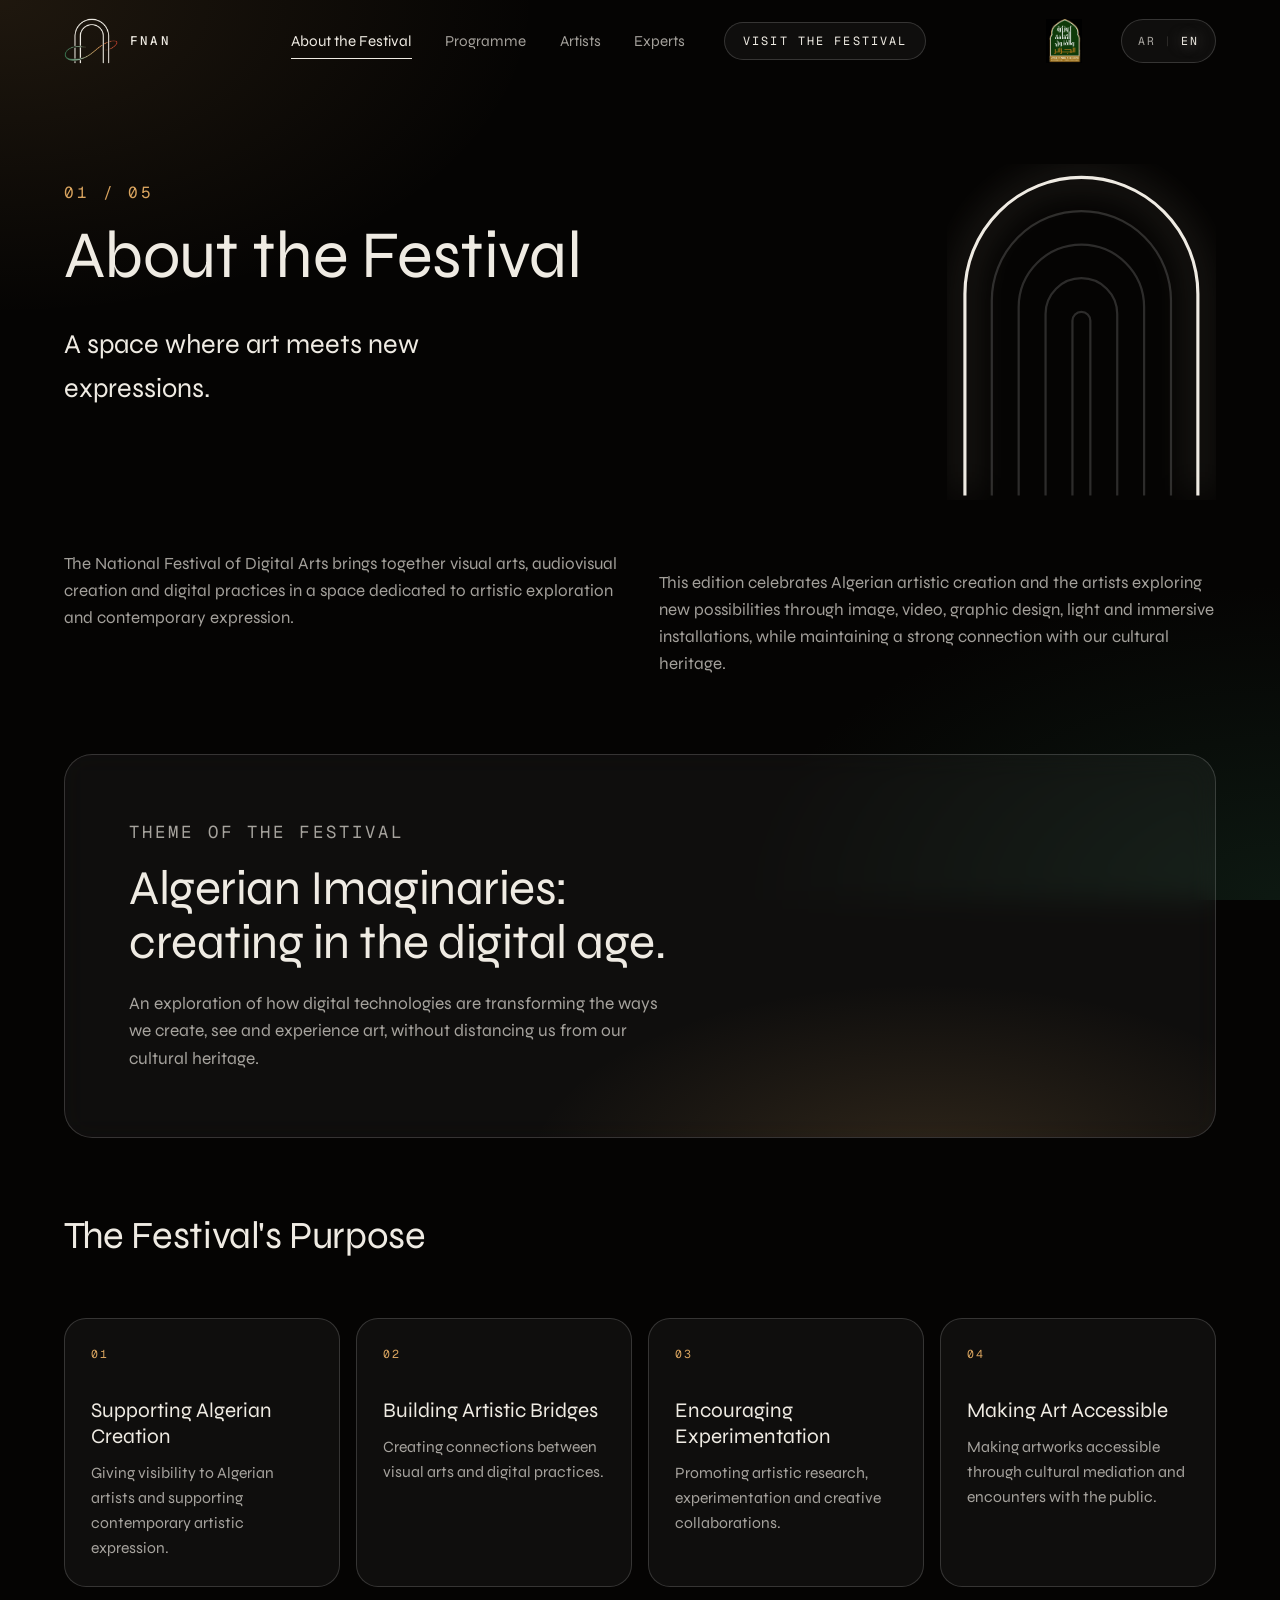
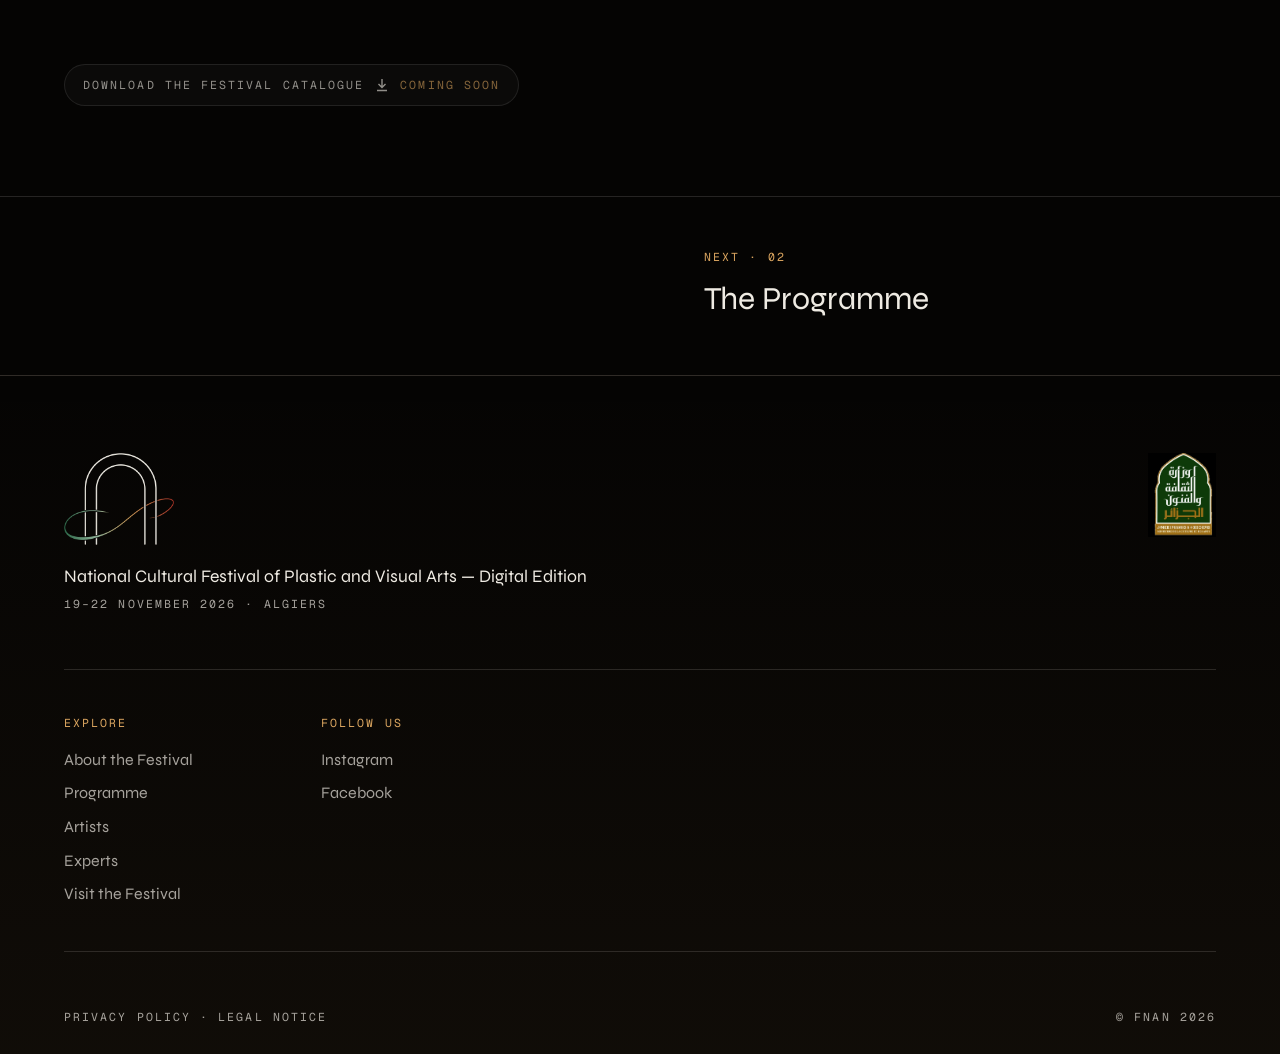
<file: about.html>
<!doctype html>
<html lang="en" dir="ltr">
<head>
<meta charset="utf-8">
<meta name="viewport" content="width=device-width, initial-scale=1">
<title>About the Festival — FNAN</title>
<meta name="description" content="The National Festival of Digital Arts brings together visual arts, audiovisual creation and digital practices.">
<meta name="theme-color" content="#050403">
<link rel="icon" type="image/webp" href="assets/logo-mark-small.webp">
<link rel="alternate" hreflang="en" href="about.html">
<link rel="alternate" hreflang="ar" href="ar/about.html">
<meta property="og:title" content="About the Festival — FNAN">
<meta property="og:description" content="The National Festival of Digital Arts brings together visual arts, audiovisual creation and digital practices.">
<meta property="og:locale" content="en_GB">
<meta property="og:image" content="assets/kv.webp">
<link rel="preconnect" href="https://fonts.googleapis.com">
<link rel="preconnect" href="https://fonts.gstatic.com" crossorigin>
<link href="https://fonts.googleapis.com/css2?family=Geist+Mono:wght@400;500&family=Syne:wght@400;500;600;700&display=swap" rel="stylesheet">
<link rel="stylesheet" href="assets/site.css">
</head>
<body class="inner">
<header class="hdr" id="hdr">
  <a class="brand" href="index.html" aria-label="FNAN">
    <img src="assets/logo-mark-small.webp" alt="" width="54" height="46">
    <span>FNAN</span>
  </a>
  <nav class="nav" id="nav" aria-label="Main">
    <a href="about.html" aria-current="page">About the Festival</a><a href="programme.html">Programme</a><a href="artists.html">Artists</a><a href="experts.html">Experts</a>
    <a class="cta mono" href="visit.html">Visit the Festival</a>
  </nav>
  <img class="hdr-min" src="assets/logo-culture.webp" alt="Ministry of Culture and Arts of Algeria" width="36" height="44">
  <div class="lang mono" role="group" aria-label="Language">
    <a href="ar/about.html" hreflang="ar" lang="ar">AR</a><span aria-hidden="true">|</span><a href="about.html" hreflang="en" lang="en" aria-current="true">EN</a>
  </div>
  <button class="burger" id="burger" type="button" aria-label="Menu" aria-expanded="false" aria-controls="nav"><span></span><span></span></button>
</header>
<main><section class="page-hero">
  <p class="num">01 / 05</p>
  <h1>About the Festival</h1>
  <p class="lead">A space where art meets new expressions.</p>
  <svg class="page-arch" viewBox="0 0 120 150" aria-hidden="true"><path class="a1 on" d="M8.0,148 V58.0 A52.0 52.0 0 0 1 112.0,58.0 V148"/><path class="a2" d="M20.0,148 V61.0 A40.0 40.0 0 0 1 100.0,61.0 V148"/><path class="a3" d="M32.0,148 V64.0 A28.0 28.0 0 0 1 88.0,64.0 V148"/><path class="a4" d="M44.0,148 V67.0 A16.0 16.0 0 0 1 76.0,67.0 V148"/><path class="a5" d="M56.0,148 V70.0 A4.0 4.0 0 0 1 64.0,70.0 V148"/></svg>
</section>
<div class="wrap">
  <div class="cols prose rv">
    <p>The National Festival of Digital Arts brings together visual arts, audiovisual creation and digital practices in a space dedicated to artistic exploration and contemporary expression.</p>
    <p>This edition celebrates Algerian artistic creation and the artists exploring new possibilities through image, video, graphic design, light and immersive installations, while maintaining a strong connection with our cultural heritage.</p>
  </div>
  <section class="theme rv">
    <p class="label mono">Theme of the Festival</p>
    <h2>Algerian Imaginaries: creating in the digital age.</h2>
    <p>An exploration of how digital technologies are transforming the ways we create, see and experience art, without distancing us from our cultural heritage.</p>
  </section>
  <section>
    <h2 class="sec-title rv">The Festival&#x27;s Purpose</h2>
    <div class="cards"><article class="card rv"><span class="n mono">01</span><h3>Supporting Algerian Creation</h3><p>Giving visibility to Algerian artists and supporting contemporary artistic expression.</p></article><article class="card rv"><span class="n mono">02</span><h3>Building Artistic Bridges</h3><p>Creating connections between visual arts and digital practices.</p></article><article class="card rv"><span class="n mono">03</span><h3>Encouraging Experimentation</h3><p>Promoting artistic research, experimentation and creative collaborations.</p></article><article class="card rv"><span class="n mono">04</span><h3>Making Art Accessible</h3><p>Making artworks accessible through cultural mediation and encounters with the public.</p></article></div>
  </section>
  <p class="rv"><span class="btn mono is-disabled" aria-disabled="true">Download the festival catalogue <svg width="16" height="16" viewBox="0 0 16 16" fill="none" stroke="currentColor" stroke-width="1.4" aria-hidden="true"><path d="M8 2v8M4.5 7 8 10.5 11.5 7M3 13.5h10"/></svg> <em>Coming soon</em></span></p>
</div>
</main><nav class="pager" aria-label="Pages"><span class="empty"></span><a href="programme.html"><span class="k mono">Next · 02</span><span class="t">The Programme</span></a></nav><footer class="ftr">
  <div class="ftr-top">
    <img class="ftr-mark" src="assets/logo-mark.webp" alt="FNAN" width="110" height="92">
    <img class="logo-min" src="assets/logo-culture.webp" alt="Ministry of Culture and Arts of Algeria" width="69" height="84">
  </div>
  <div class="ftr-name">National Cultural Festival of Plastic and Visual Arts — Digital Edition</div>
  <div class="ftr-date mono">19–22 November 2026 · Algiers</div>
  <div class="ftr-cols">
    <div><h4 class="mono">Explore</h4><ul><li><a href="about.html">About the Festival</a></li><li><a href="programme.html">Programme</a></li><li><a href="artists.html">Artists</a></li><li><a href="experts.html">Experts</a></li><li><a href="visit.html">Visit the Festival</a></li></ul></div>
    <div><h4 class="mono">Follow us</h4><ul>
      <li><a href="https://www.instagram.com/algeria.visual.arts.festival" target="_blank" rel="noopener">Instagram</a></li><li><a href="https://www.facebook.com/share/1N61yh9TeK/" target="_blank" rel="noopener">Facebook</a></li></ul></div>
  </div>
  <div class="ftr-bot mono">
    <span><a href="#">Privacy Policy</a> · <a href="#">Legal Notice</a></span>
    <span dir="ltr">© FNAN 2026</span>
  </div>
</footer>
<script src="assets/site.js"></script>
</body>
</html>
</file>
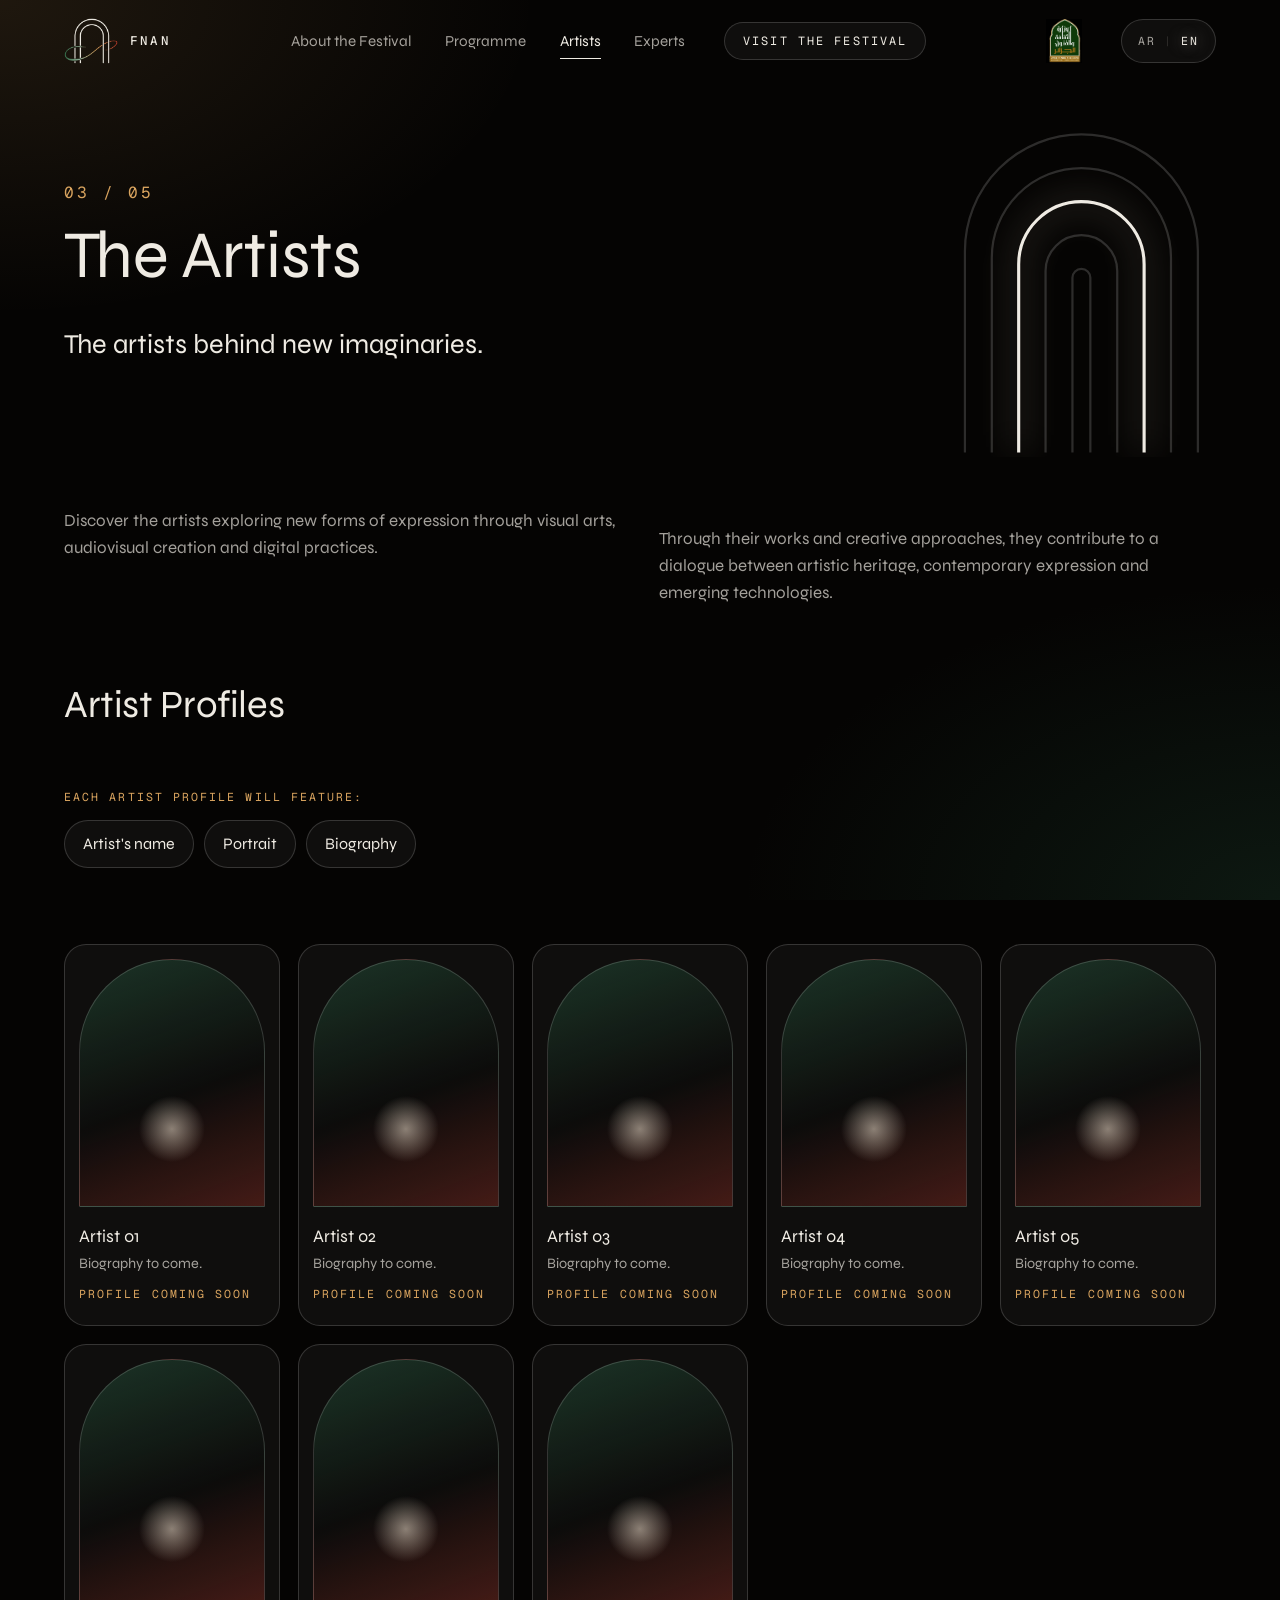
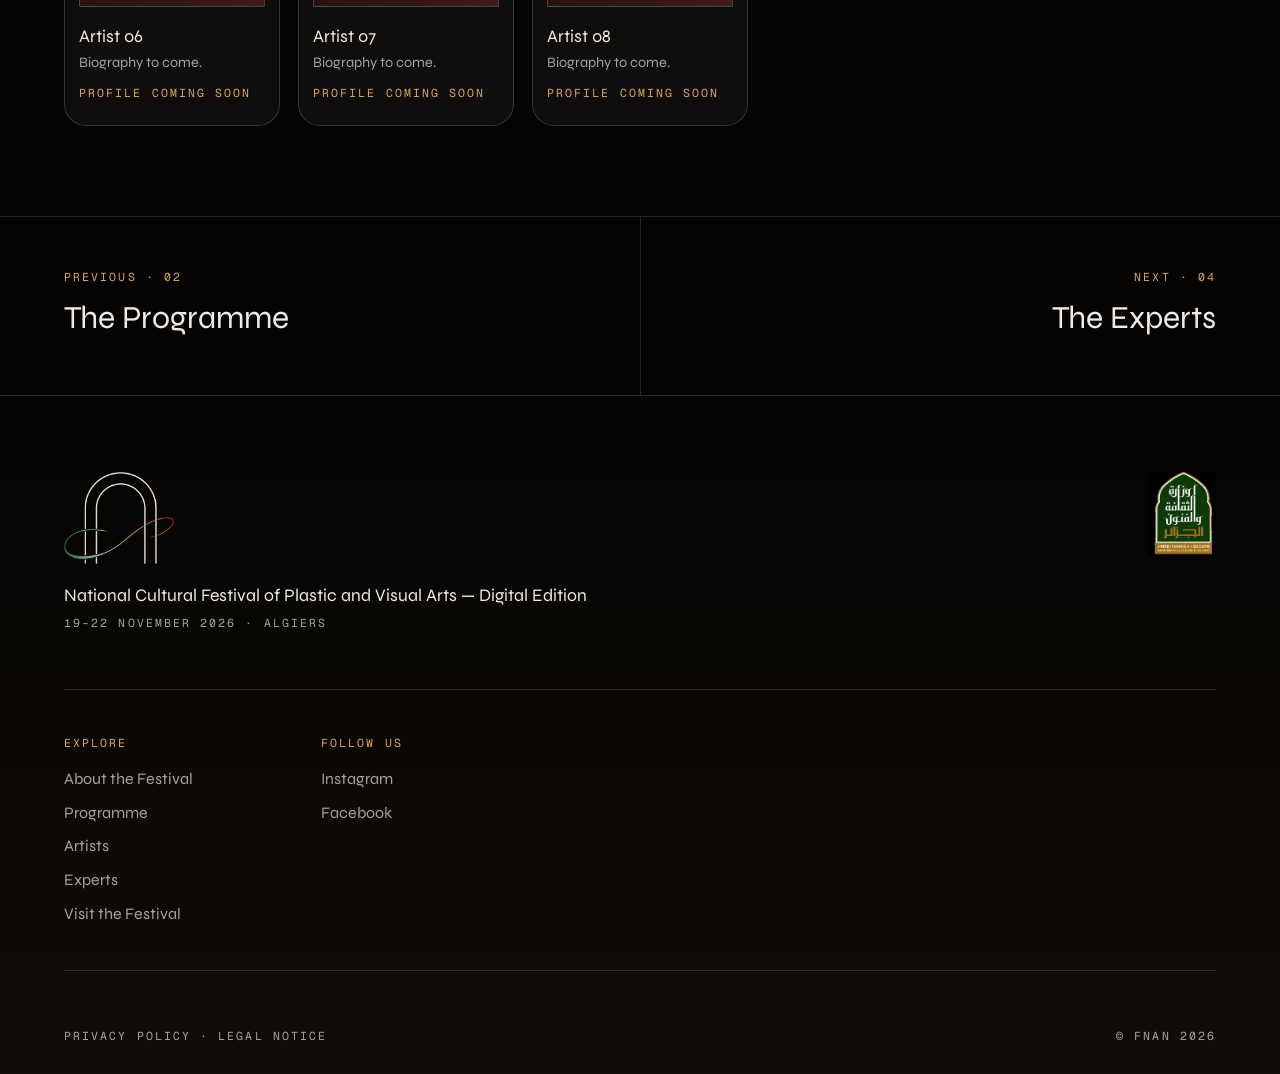
<file: artists.html>
<!doctype html>
<html lang="en" dir="ltr">
<head>
<meta charset="utf-8">
<meta name="viewport" content="width=device-width, initial-scale=1">
<title>The Artists — FNAN</title>
<meta name="description" content="Discover the artists exploring new forms of expression through visual arts, audiovisual creation and digital practices.">
<meta name="theme-color" content="#050403">
<link rel="icon" type="image/webp" href="assets/logo-mark-small.webp">
<link rel="alternate" hreflang="en" href="artists.html">
<link rel="alternate" hreflang="ar" href="ar/artists.html">
<meta property="og:title" content="The Artists — FNAN">
<meta property="og:description" content="Discover the artists exploring new forms of expression through visual arts, audiovisual creation and digital practices.">
<meta property="og:locale" content="en_GB">
<meta property="og:image" content="assets/kv.webp">
<link rel="preconnect" href="https://fonts.googleapis.com">
<link rel="preconnect" href="https://fonts.gstatic.com" crossorigin>
<link href="https://fonts.googleapis.com/css2?family=Geist+Mono:wght@400;500&family=Syne:wght@400;500;600;700&display=swap" rel="stylesheet">
<link rel="stylesheet" href="assets/site.css">
</head>
<body class="inner">
<header class="hdr" id="hdr">
  <a class="brand" href="index.html" aria-label="FNAN">
    <img src="assets/logo-mark-small.webp" alt="" width="54" height="46">
    <span>FNAN</span>
  </a>
  <nav class="nav" id="nav" aria-label="Main">
    <a href="about.html">About the Festival</a><a href="programme.html">Programme</a><a href="artists.html" aria-current="page">Artists</a><a href="experts.html">Experts</a>
    <a class="cta mono" href="visit.html">Visit the Festival</a>
  </nav>
  <img class="hdr-min" src="assets/logo-culture.webp" alt="Ministry of Culture and Arts of Algeria" width="36" height="44">
  <div class="lang mono" role="group" aria-label="Language">
    <a href="ar/artists.html" hreflang="ar" lang="ar">AR</a><span aria-hidden="true">|</span><a href="artists.html" hreflang="en" lang="en" aria-current="true">EN</a>
  </div>
  <button class="burger" id="burger" type="button" aria-label="Menu" aria-expanded="false" aria-controls="nav"><span></span><span></span></button>
</header>
<main><section class="page-hero">
  <p class="num">03 / 05</p>
  <h1>The Artists</h1>
  <p class="lead">The artists behind new imaginaries.</p>
  <svg class="page-arch" viewBox="0 0 120 150" aria-hidden="true"><path class="a1" d="M8.0,148 V58.0 A52.0 52.0 0 0 1 112.0,58.0 V148"/><path class="a2" d="M20.0,148 V61.0 A40.0 40.0 0 0 1 100.0,61.0 V148"/><path class="a3 on" d="M32.0,148 V64.0 A28.0 28.0 0 0 1 88.0,64.0 V148"/><path class="a4" d="M44.0,148 V67.0 A16.0 16.0 0 0 1 76.0,67.0 V148"/><path class="a5" d="M56.0,148 V70.0 A4.0 4.0 0 0 1 64.0,70.0 V148"/></svg>
</section>
<div class="wrap">
  <div class="cols prose rv">
    <p>Discover the artists exploring new forms of expression through visual arts, audiovisual creation and digital practices.</p>
    <p>Through their works and creative approaches, they contribute to a dialogue between artistic heritage, contemporary expression and emerging technologies.</p>
  </div>
  <section>
    <h2 class="sec-title rv">Artist Profiles</h2>
    <p class="label mono rv">Each artist profile will feature:</p>
    <div class="chips rv"><span class="chip">Artist's name</span><span class="chip">Portrait</span><span class="chip">Biography</span></div>
  </section>
  <div class="profiles"><article class="profile rv"><div class="portrait" aria-hidden="true"></div><h3>Artist 01</h3><p>Biography to come.</p><span class="soon mono">Profile coming soon</span></article><article class="profile rv"><div class="portrait" aria-hidden="true"></div><h3>Artist 02</h3><p>Biography to come.</p><span class="soon mono">Profile coming soon</span></article><article class="profile rv"><div class="portrait" aria-hidden="true"></div><h3>Artist 03</h3><p>Biography to come.</p><span class="soon mono">Profile coming soon</span></article><article class="profile rv"><div class="portrait" aria-hidden="true"></div><h3>Artist 04</h3><p>Biography to come.</p><span class="soon mono">Profile coming soon</span></article><article class="profile rv"><div class="portrait" aria-hidden="true"></div><h3>Artist 05</h3><p>Biography to come.</p><span class="soon mono">Profile coming soon</span></article><article class="profile rv"><div class="portrait" aria-hidden="true"></div><h3>Artist 06</h3><p>Biography to come.</p><span class="soon mono">Profile coming soon</span></article><article class="profile rv"><div class="portrait" aria-hidden="true"></div><h3>Artist 07</h3><p>Biography to come.</p><span class="soon mono">Profile coming soon</span></article><article class="profile rv"><div class="portrait" aria-hidden="true"></div><h3>Artist 08</h3><p>Biography to come.</p><span class="soon mono">Profile coming soon</span></article></div>
</div>
</main><nav class="pager" aria-label="Pages"><a href="programme.html"><span class="k mono">Previous · 02</span><span class="t">The Programme</span></a><a href="experts.html"><span class="k mono">Next · 04</span><span class="t">The Experts</span></a></nav><footer class="ftr">
  <div class="ftr-top">
    <img class="ftr-mark" src="assets/logo-mark.webp" alt="FNAN" width="110" height="92">
    <img class="logo-min" src="assets/logo-culture.webp" alt="Ministry of Culture and Arts of Algeria" width="69" height="84">
  </div>
  <div class="ftr-name">National Cultural Festival of Plastic and Visual Arts — Digital Edition</div>
  <div class="ftr-date mono">19–22 November 2026 · Algiers</div>
  <div class="ftr-cols">
    <div><h4 class="mono">Explore</h4><ul><li><a href="about.html">About the Festival</a></li><li><a href="programme.html">Programme</a></li><li><a href="artists.html">Artists</a></li><li><a href="experts.html">Experts</a></li><li><a href="visit.html">Visit the Festival</a></li></ul></div>
    <div><h4 class="mono">Follow us</h4><ul>
      <li><a href="https://www.instagram.com/algeria.visual.arts.festival" target="_blank" rel="noopener">Instagram</a></li><li><a href="https://www.facebook.com/share/1N61yh9TeK/" target="_blank" rel="noopener">Facebook</a></li></ul></div>
  </div>
  <div class="ftr-bot mono">
    <span><a href="#">Privacy Policy</a> · <a href="#">Legal Notice</a></span>
    <span dir="ltr">© FNAN 2026</span>
  </div>
</footer>
<script src="assets/site.js"></script>
</body>
</html>
</file>
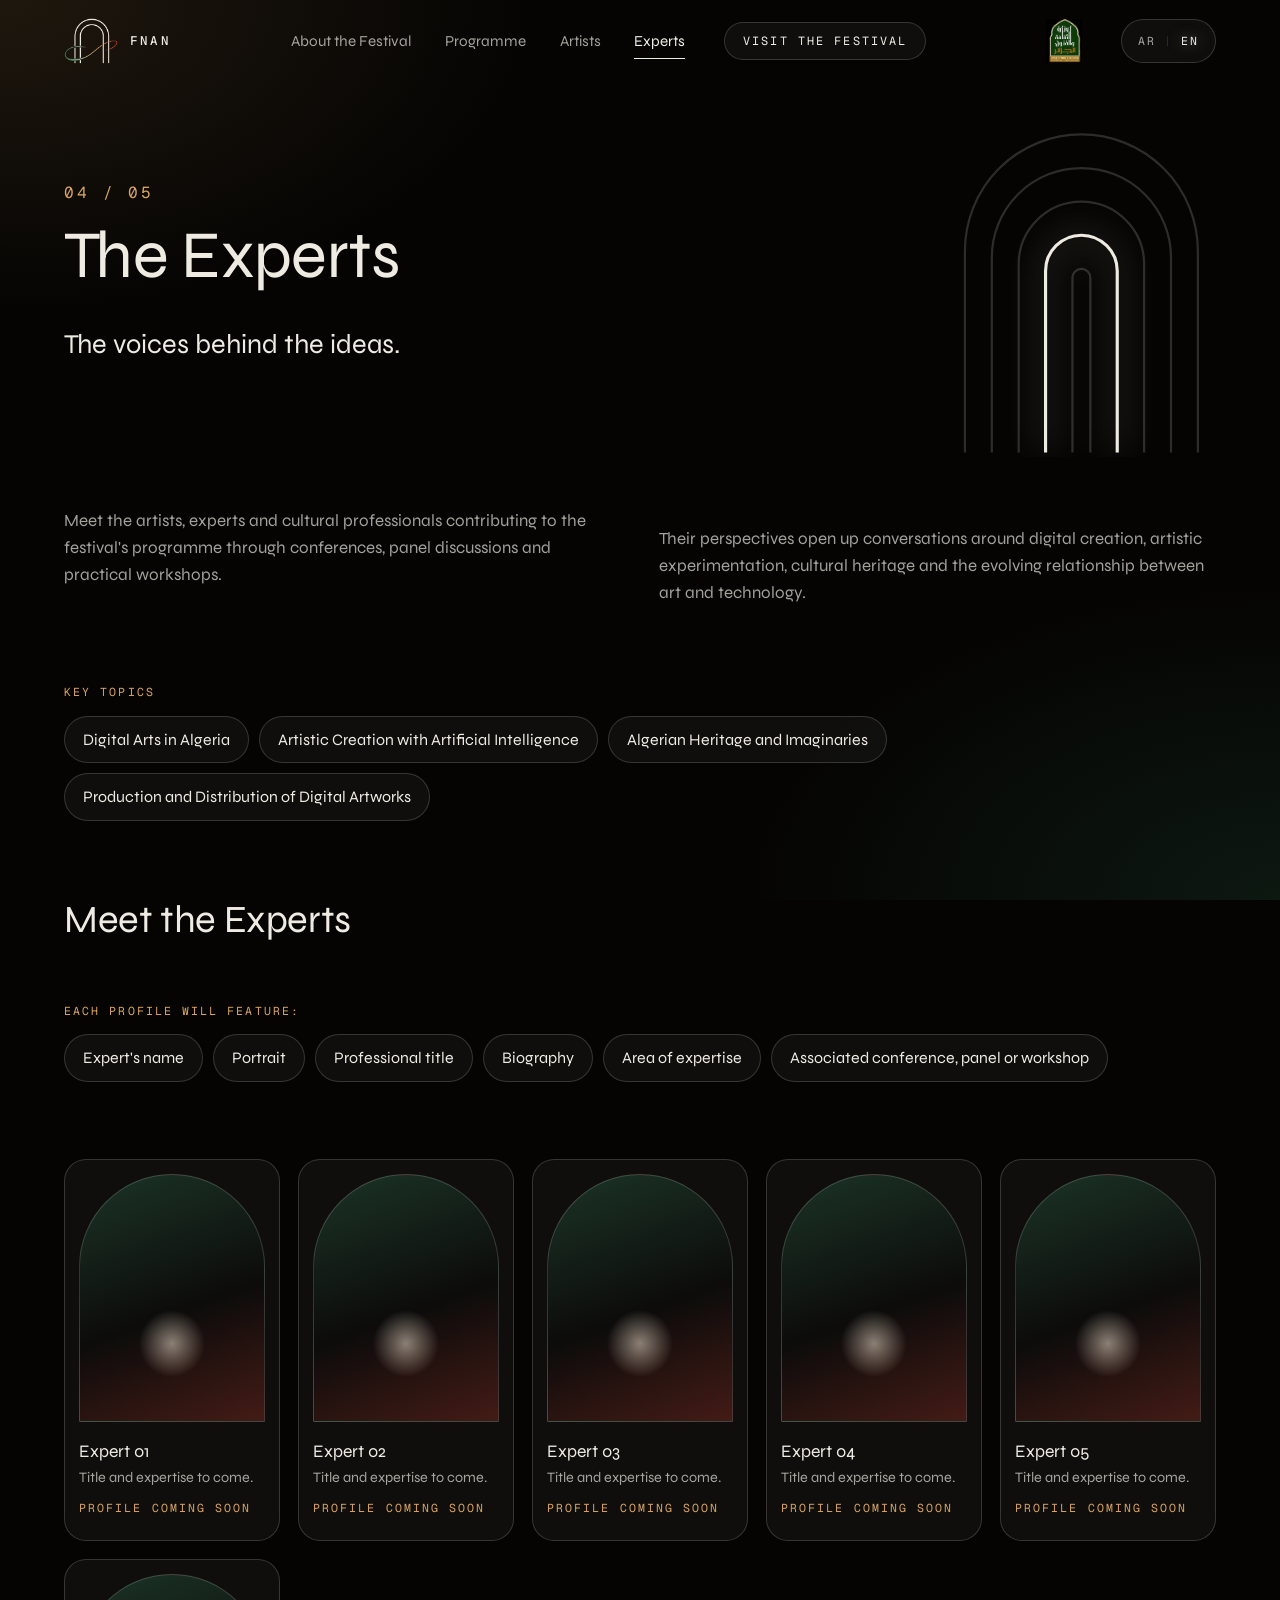
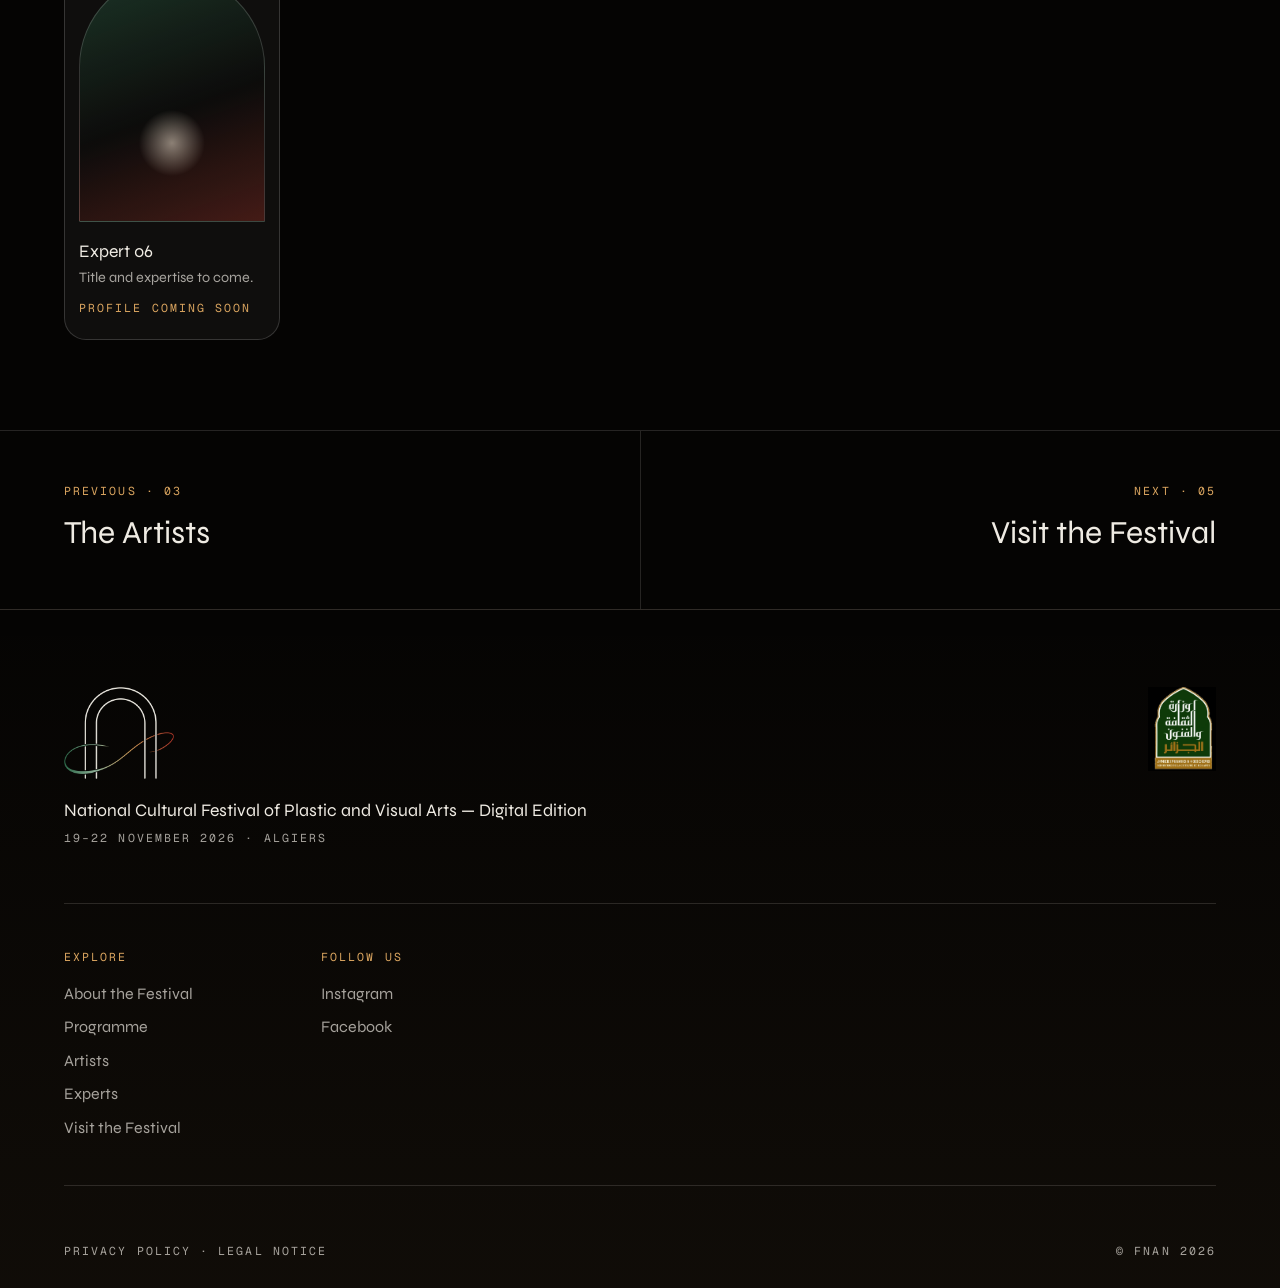
<file: experts.html>
<!doctype html>
<html lang="en" dir="ltr">
<head>
<meta charset="utf-8">
<meta name="viewport" content="width=device-width, initial-scale=1">
<title>The Experts — FNAN</title>
<meta name="description" content="Meet the artists, experts and cultural professionals contributing to the festival&#x27;s programme.">
<meta name="theme-color" content="#050403">
<link rel="icon" type="image/webp" href="assets/logo-mark-small.webp">
<link rel="alternate" hreflang="en" href="experts.html">
<link rel="alternate" hreflang="ar" href="ar/experts.html">
<meta property="og:title" content="The Experts — FNAN">
<meta property="og:description" content="Meet the artists, experts and cultural professionals contributing to the festival&#x27;s programme.">
<meta property="og:locale" content="en_GB">
<meta property="og:image" content="assets/kv.webp">
<link rel="preconnect" href="https://fonts.googleapis.com">
<link rel="preconnect" href="https://fonts.gstatic.com" crossorigin>
<link href="https://fonts.googleapis.com/css2?family=Geist+Mono:wght@400;500&family=Syne:wght@400;500;600;700&display=swap" rel="stylesheet">
<link rel="stylesheet" href="assets/site.css">
</head>
<body class="inner">
<header class="hdr" id="hdr">
  <a class="brand" href="index.html" aria-label="FNAN">
    <img src="assets/logo-mark-small.webp" alt="" width="54" height="46">
    <span>FNAN</span>
  </a>
  <nav class="nav" id="nav" aria-label="Main">
    <a href="about.html">About the Festival</a><a href="programme.html">Programme</a><a href="artists.html">Artists</a><a href="experts.html" aria-current="page">Experts</a>
    <a class="cta mono" href="visit.html">Visit the Festival</a>
  </nav>
  <img class="hdr-min" src="assets/logo-culture.webp" alt="Ministry of Culture and Arts of Algeria" width="36" height="44">
  <div class="lang mono" role="group" aria-label="Language">
    <a href="ar/experts.html" hreflang="ar" lang="ar">AR</a><span aria-hidden="true">|</span><a href="experts.html" hreflang="en" lang="en" aria-current="true">EN</a>
  </div>
  <button class="burger" id="burger" type="button" aria-label="Menu" aria-expanded="false" aria-controls="nav"><span></span><span></span></button>
</header>
<main><section class="page-hero">
  <p class="num">04 / 05</p>
  <h1>The Experts</h1>
  <p class="lead">The voices behind the ideas.</p>
  <svg class="page-arch" viewBox="0 0 120 150" aria-hidden="true"><path class="a1" d="M8.0,148 V58.0 A52.0 52.0 0 0 1 112.0,58.0 V148"/><path class="a2" d="M20.0,148 V61.0 A40.0 40.0 0 0 1 100.0,61.0 V148"/><path class="a3" d="M32.0,148 V64.0 A28.0 28.0 0 0 1 88.0,64.0 V148"/><path class="a4 on" d="M44.0,148 V67.0 A16.0 16.0 0 0 1 76.0,67.0 V148"/><path class="a5" d="M56.0,148 V70.0 A4.0 4.0 0 0 1 64.0,70.0 V148"/></svg>
</section>
<div class="wrap">
  <div class="cols prose rv">
    <p>Meet the artists, experts and cultural professionals contributing to the festival&#x27;s programme through conferences, panel discussions and practical workshops.</p>
    <p>Their perspectives open up conversations around digital creation, artistic experimentation, cultural heritage and the evolving relationship between art and technology.</p>
  </div>
  <section>
    <p class="label mono rv">Key topics</p>
    <div class="chips rv"><span class="chip">Digital Arts in Algeria</span><span class="chip">Artistic Creation with Artificial Intelligence</span><span class="chip">Algerian Heritage and Imaginaries</span><span class="chip">Production and Distribution of Digital Artworks</span></div>
  </section>
  <section>
    <h2 class="sec-title rv">Meet the Experts</h2>
    <p class="label mono rv">Each profile will feature:</p><div class="chips rv"><span class="chip">Expert&#x27;s name</span><span class="chip">Portrait</span><span class="chip">Professional title</span><span class="chip">Biography</span><span class="chip">Area of expertise</span><span class="chip">Associated conference, panel or workshop</span></div>
  </section>
  <div class="profiles"><article class="profile rv"><div class="portrait" aria-hidden="true"></div><h3>Expert 01</h3><p>Title and expertise to come.</p><span class="soon mono">Profile coming soon</span></article><article class="profile rv"><div class="portrait" aria-hidden="true"></div><h3>Expert 02</h3><p>Title and expertise to come.</p><span class="soon mono">Profile coming soon</span></article><article class="profile rv"><div class="portrait" aria-hidden="true"></div><h3>Expert 03</h3><p>Title and expertise to come.</p><span class="soon mono">Profile coming soon</span></article><article class="profile rv"><div class="portrait" aria-hidden="true"></div><h3>Expert 04</h3><p>Title and expertise to come.</p><span class="soon mono">Profile coming soon</span></article><article class="profile rv"><div class="portrait" aria-hidden="true"></div><h3>Expert 05</h3><p>Title and expertise to come.</p><span class="soon mono">Profile coming soon</span></article><article class="profile rv"><div class="portrait" aria-hidden="true"></div><h3>Expert 06</h3><p>Title and expertise to come.</p><span class="soon mono">Profile coming soon</span></article></div>
</div>
</main><nav class="pager" aria-label="Pages"><a href="artists.html"><span class="k mono">Previous · 03</span><span class="t">The Artists</span></a><a href="visit.html"><span class="k mono">Next · 05</span><span class="t">Visit the Festival</span></a></nav><footer class="ftr">
  <div class="ftr-top">
    <img class="ftr-mark" src="assets/logo-mark.webp" alt="FNAN" width="110" height="92">
    <img class="logo-min" src="assets/logo-culture.webp" alt="Ministry of Culture and Arts of Algeria" width="69" height="84">
  </div>
  <div class="ftr-name">National Cultural Festival of Plastic and Visual Arts — Digital Edition</div>
  <div class="ftr-date mono">19–22 November 2026 · Algiers</div>
  <div class="ftr-cols">
    <div><h4 class="mono">Explore</h4><ul><li><a href="about.html">About the Festival</a></li><li><a href="programme.html">Programme</a></li><li><a href="artists.html">Artists</a></li><li><a href="experts.html">Experts</a></li><li><a href="visit.html">Visit the Festival</a></li></ul></div>
    <div><h4 class="mono">Follow us</h4><ul>
      <li><a href="https://www.instagram.com/algeria.visual.arts.festival" target="_blank" rel="noopener">Instagram</a></li><li><a href="https://www.facebook.com/share/1N61yh9TeK/" target="_blank" rel="noopener">Facebook</a></li></ul></div>
  </div>
  <div class="ftr-bot mono">
    <span><a href="#">Privacy Policy</a> · <a href="#">Legal Notice</a></span>
    <span dir="ltr">© FNAN 2026</span>
  </div>
</footer>
<script src="assets/site.js"></script>
</body>
</html>
</file>
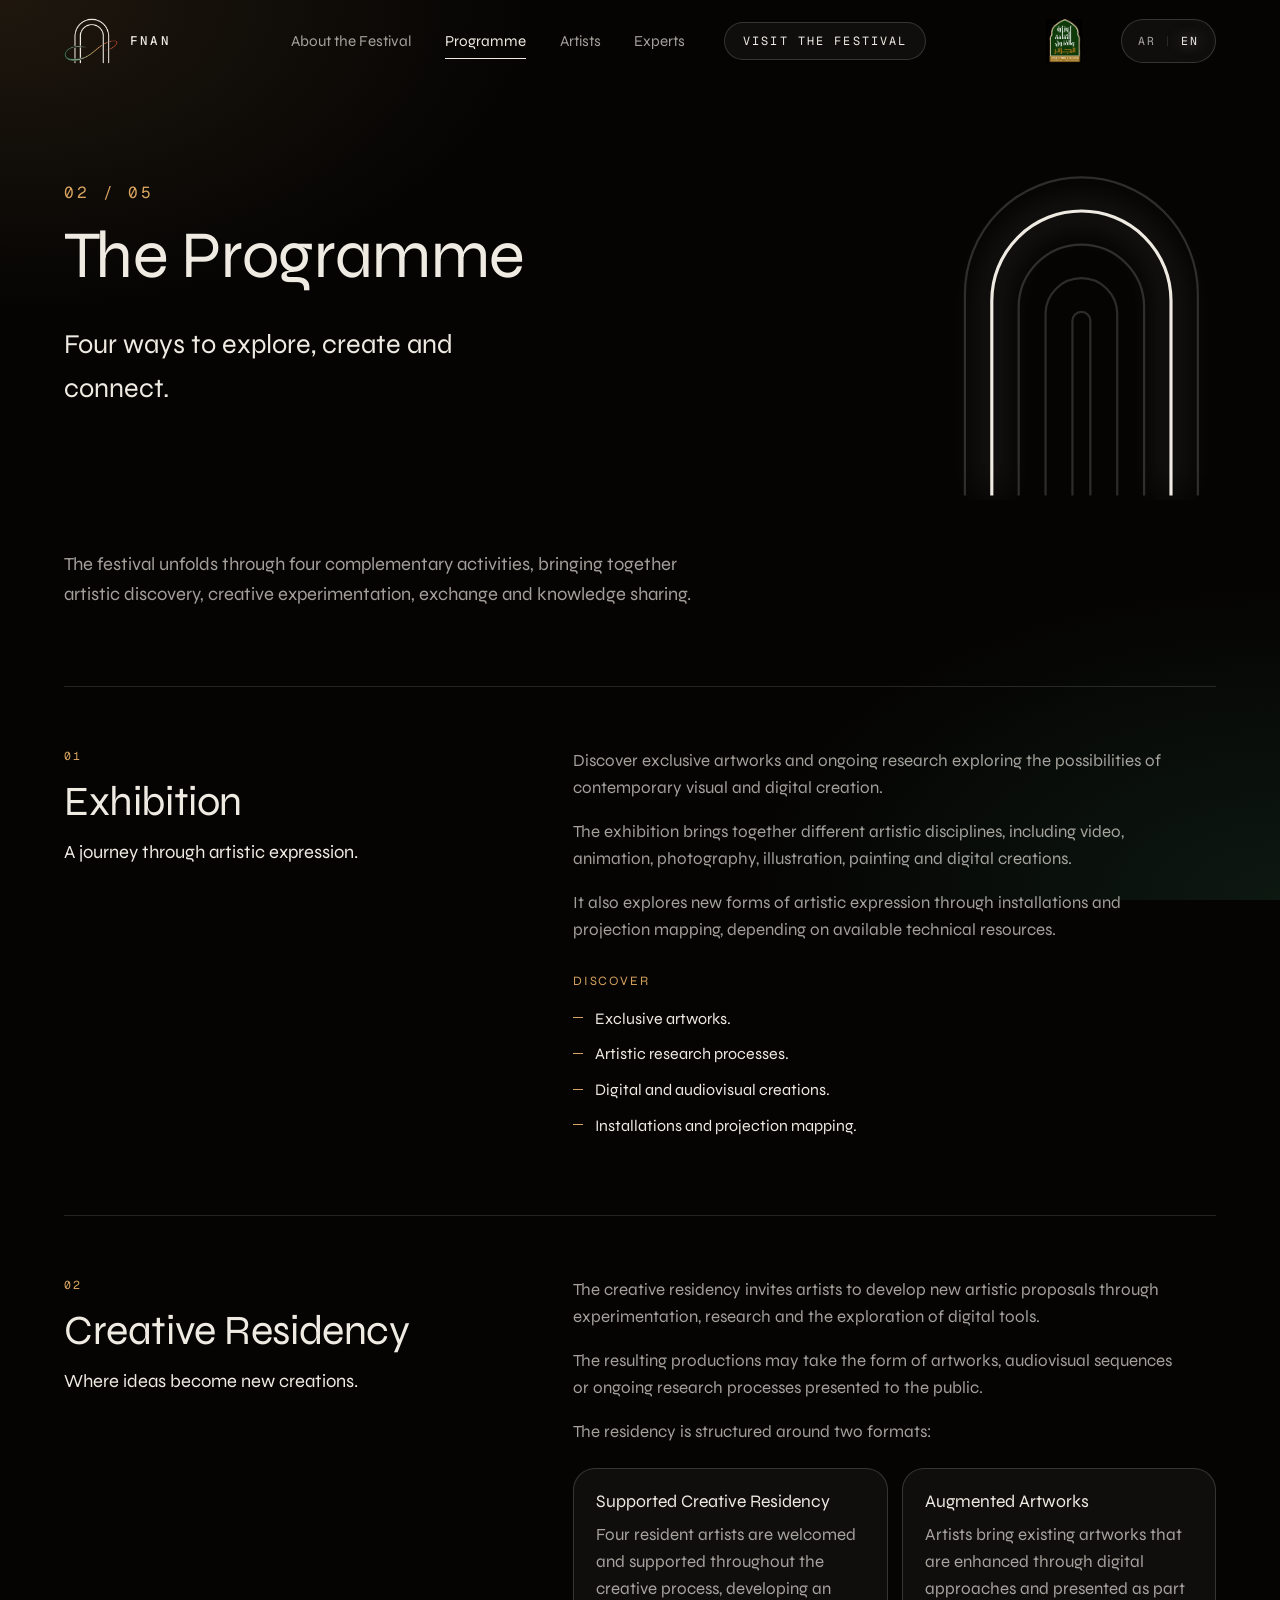
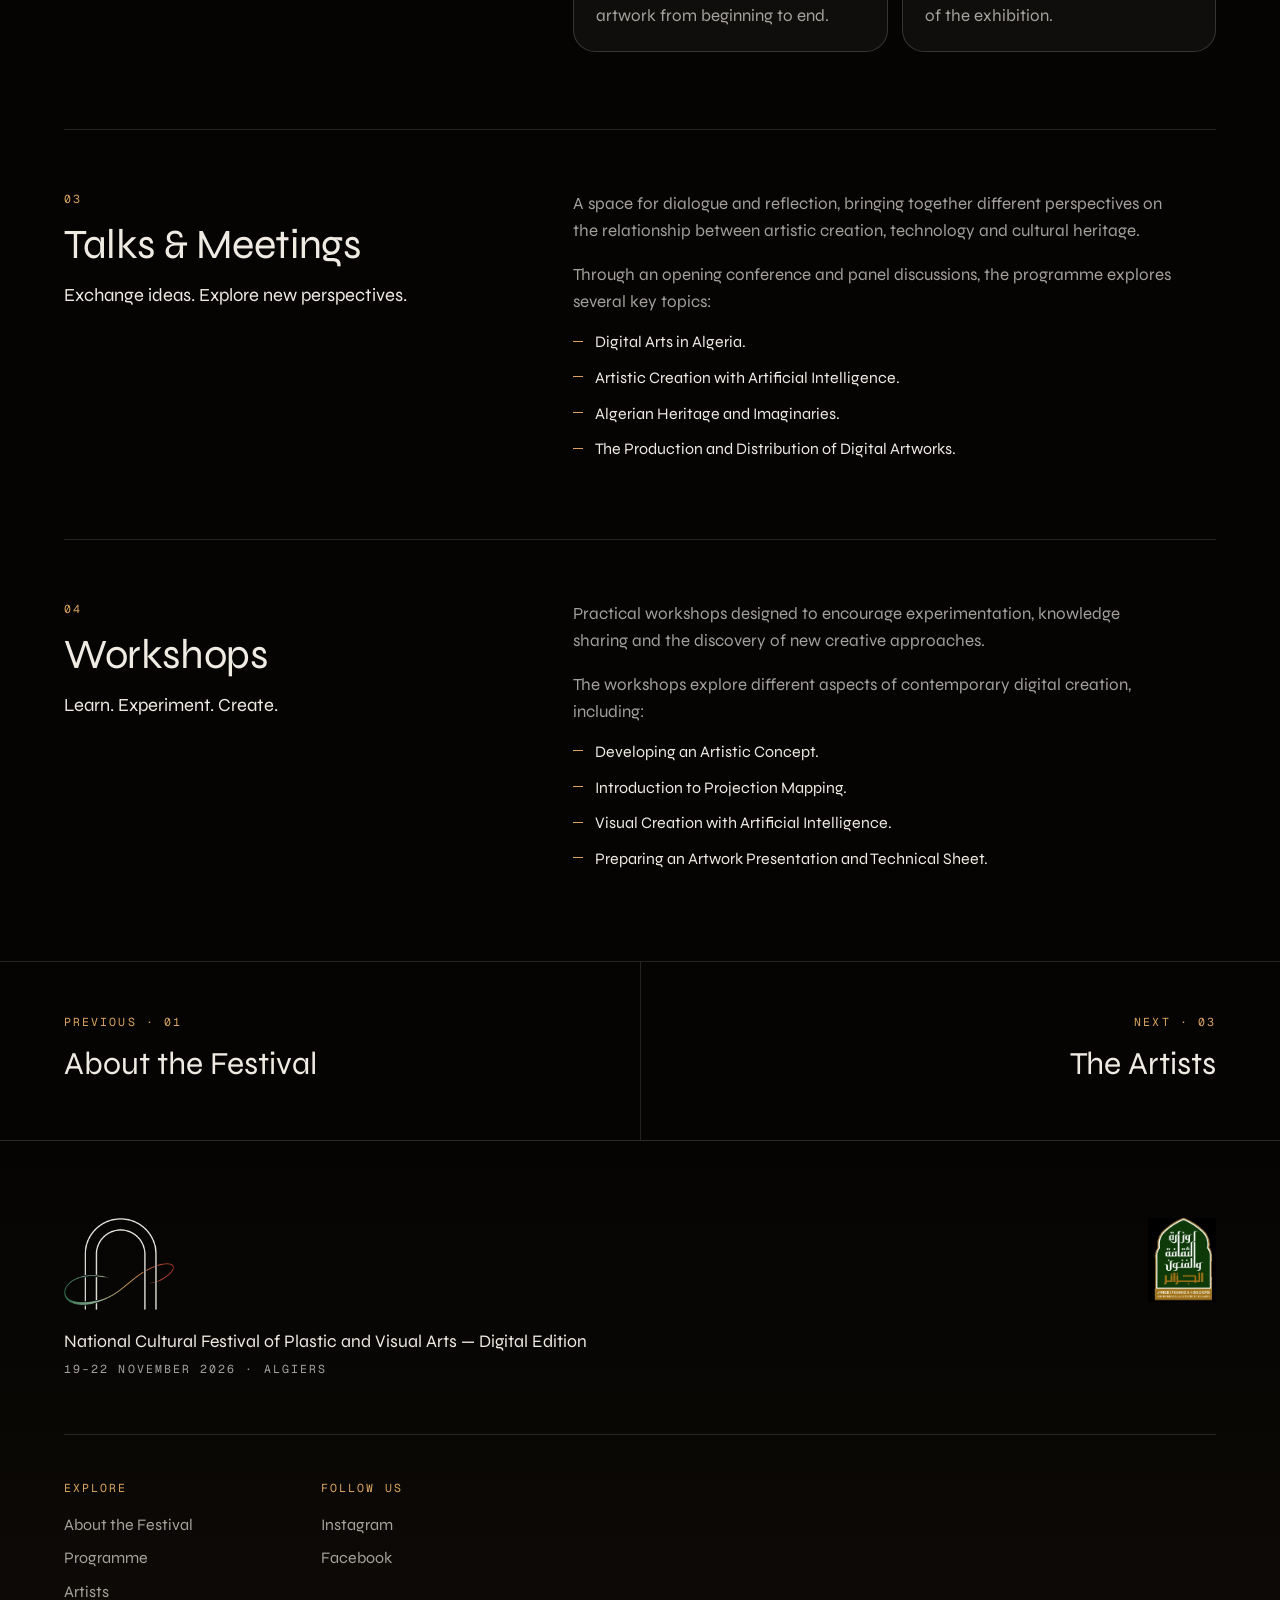
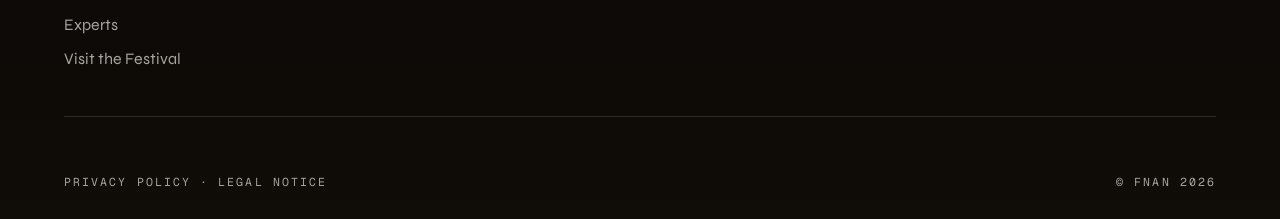
<file: programme.html>
<!doctype html>
<html lang="en" dir="ltr">
<head>
<meta charset="utf-8">
<meta name="viewport" content="width=device-width, initial-scale=1">
<title>The Programme — FNAN</title>
<meta name="description" content="Four ways to explore, create and connect: exhibition, creative residency, talks &amp; meetings and workshops.">
<meta name="theme-color" content="#050403">
<link rel="icon" type="image/webp" href="assets/logo-mark-small.webp">
<link rel="alternate" hreflang="en" href="programme.html">
<link rel="alternate" hreflang="ar" href="ar/programme.html">
<meta property="og:title" content="The Programme — FNAN">
<meta property="og:description" content="Four ways to explore, create and connect: exhibition, creative residency, talks &amp; meetings and workshops.">
<meta property="og:locale" content="en_GB">
<meta property="og:image" content="assets/kv.webp">
<link rel="preconnect" href="https://fonts.googleapis.com">
<link rel="preconnect" href="https://fonts.gstatic.com" crossorigin>
<link href="https://fonts.googleapis.com/css2?family=Geist+Mono:wght@400;500&family=Syne:wght@400;500;600;700&display=swap" rel="stylesheet">
<link rel="stylesheet" href="assets/site.css">
</head>
<body class="inner">
<header class="hdr" id="hdr">
  <a class="brand" href="index.html" aria-label="FNAN">
    <img src="assets/logo-mark-small.webp" alt="" width="54" height="46">
    <span>FNAN</span>
  </a>
  <nav class="nav" id="nav" aria-label="Main">
    <a href="about.html">About the Festival</a><a href="programme.html" aria-current="page">Programme</a><a href="artists.html">Artists</a><a href="experts.html">Experts</a>
    <a class="cta mono" href="visit.html">Visit the Festival</a>
  </nav>
  <img class="hdr-min" src="assets/logo-culture.webp" alt="Ministry of Culture and Arts of Algeria" width="36" height="44">
  <div class="lang mono" role="group" aria-label="Language">
    <a href="ar/programme.html" hreflang="ar" lang="ar">AR</a><span aria-hidden="true">|</span><a href="programme.html" hreflang="en" lang="en" aria-current="true">EN</a>
  </div>
  <button class="burger" id="burger" type="button" aria-label="Menu" aria-expanded="false" aria-controls="nav"><span></span><span></span></button>
</header>
<main><section class="page-hero">
  <p class="num">02 / 05</p>
  <h1>The Programme</h1>
  <p class="lead">Four ways to explore, create and connect.</p>
  <svg class="page-arch" viewBox="0 0 120 150" aria-hidden="true"><path class="a1" d="M8.0,148 V58.0 A52.0 52.0 0 0 1 112.0,58.0 V148"/><path class="a2 on" d="M20.0,148 V61.0 A40.0 40.0 0 0 1 100.0,61.0 V148"/><path class="a3" d="M32.0,148 V64.0 A28.0 28.0 0 0 1 88.0,64.0 V148"/><path class="a4" d="M44.0,148 V67.0 A16.0 16.0 0 0 1 76.0,67.0 V148"/><path class="a5" d="M56.0,148 V70.0 A4.0 4.0 0 0 1 64.0,70.0 V148"/></svg>
</section>
<div class="wrap">
  <p class="prose rv"><span class="intro">The festival unfolds through four complementary activities, bringing together artistic discovery, creative experimentation, exchange and knowledge sharing.</span></p>
  <section class="act rv">
    <div class="head"><span class="n mono">01</span><h2>Exhibition</h2><p class="tag">A journey through artistic expression.</p></div>
    <div class="body"><p>Discover exclusive artworks and ongoing research exploring the possibilities of contemporary visual and digital creation.</p><p>The exhibition brings together different artistic disciplines, including video, animation, photography, illustration, painting and digital creations.</p><p>It also explores new forms of artistic expression through installations and projection mapping, depending on available technical resources.</p><h3>Discover</h3><ul class="list"><li>Exclusive artworks.</li><li>Artistic research processes.</li><li>Digital and audiovisual creations.</li><li>Installations and projection mapping.</li></ul></div>
  </section>
  <section class="act rv">
    <div class="head"><span class="n mono">02</span><h2>Creative Residency</h2><p class="tag">Where ideas become new creations.</p></div>
    <div class="body"><p>The creative residency invites artists to develop new artistic proposals through experimentation, research and the exploration of digital tools.</p><p>The resulting productions may take the form of artworks, audiovisual sequences or ongoing research processes presented to the public.</p><p>The residency is structured around two formats:</p><div class="formats"><article class="card"><h3>Supported Creative Residency</h3><p>Four resident artists are welcomed and supported throughout the creative process, developing an artwork from beginning to end.</p></article><article class="card"><h3>Augmented Artworks</h3><p>Artists bring existing artworks that are enhanced through digital approaches and presented as part of the exhibition.</p></article></div></div>
  </section>
  <section class="act rv">
    <div class="head"><span class="n mono">03</span><h2>Talks &amp; Meetings</h2><p class="tag">Exchange ideas. Explore new perspectives.</p></div>
    <div class="body"><p>A space for dialogue and reflection, bringing together different perspectives on the relationship between artistic creation, technology and cultural heritage.</p><p>Through an opening conference and panel discussions, the programme explores several key topics:</p><ul class="list"><li>Digital Arts in Algeria.</li><li>Artistic Creation with Artificial Intelligence.</li><li>Algerian Heritage and Imaginaries.</li><li>The Production and Distribution of Digital Artworks.</li></ul></div>
  </section>
  <section class="act rv">
    <div class="head"><span class="n mono">04</span><h2>Workshops</h2><p class="tag">Learn. Experiment. Create.</p></div>
    <div class="body"><p>Practical workshops designed to encourage experimentation, knowledge sharing and the discovery of new creative approaches.</p><p>The workshops explore different aspects of contemporary digital creation, including:</p><ul class="list"><li>Developing an Artistic Concept.</li><li>Introduction to Projection Mapping.</li><li>Visual Creation with Artificial Intelligence.</li><li>Preparing an Artwork Presentation and Technical Sheet.</li></ul></div>
  </section>
</div>
</main><nav class="pager" aria-label="Pages"><a href="about.html"><span class="k mono">Previous · 01</span><span class="t">About the Festival</span></a><a href="artists.html"><span class="k mono">Next · 03</span><span class="t">The Artists</span></a></nav><footer class="ftr">
  <div class="ftr-top">
    <img class="ftr-mark" src="assets/logo-mark.webp" alt="FNAN" width="110" height="92">
    <img class="logo-min" src="assets/logo-culture.webp" alt="Ministry of Culture and Arts of Algeria" width="69" height="84">
  </div>
  <div class="ftr-name">National Cultural Festival of Plastic and Visual Arts — Digital Edition</div>
  <div class="ftr-date mono">19–22 November 2026 · Algiers</div>
  <div class="ftr-cols">
    <div><h4 class="mono">Explore</h4><ul><li><a href="about.html">About the Festival</a></li><li><a href="programme.html">Programme</a></li><li><a href="artists.html">Artists</a></li><li><a href="experts.html">Experts</a></li><li><a href="visit.html">Visit the Festival</a></li></ul></div>
    <div><h4 class="mono">Follow us</h4><ul>
      <li><a href="https://www.instagram.com/algeria.visual.arts.festival" target="_blank" rel="noopener">Instagram</a></li><li><a href="https://www.facebook.com/share/1N61yh9TeK/" target="_blank" rel="noopener">Facebook</a></li></ul></div>
  </div>
  <div class="ftr-bot mono">
    <span><a href="#">Privacy Policy</a> · <a href="#">Legal Notice</a></span>
    <span dir="ltr">© FNAN 2026</span>
  </div>
</footer>
<script src="assets/site.js"></script>
</body>
</html>
</file>
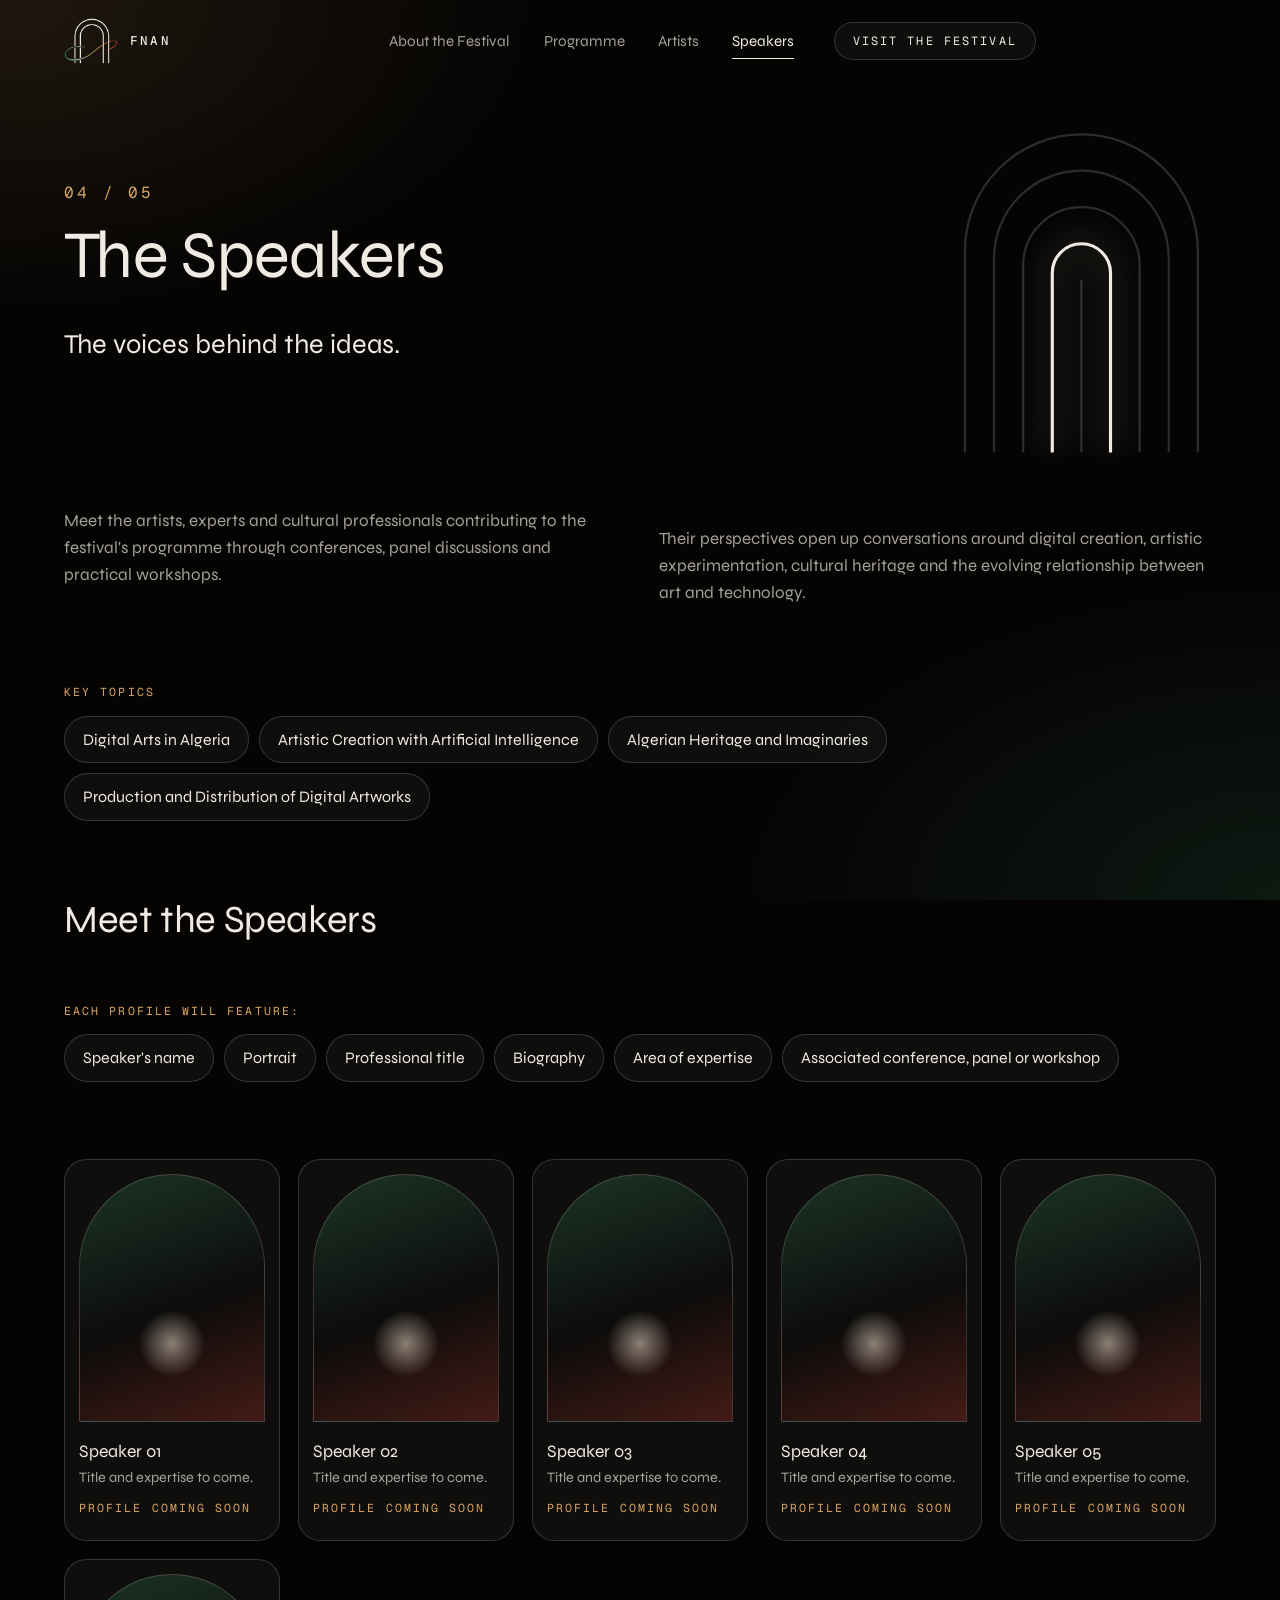
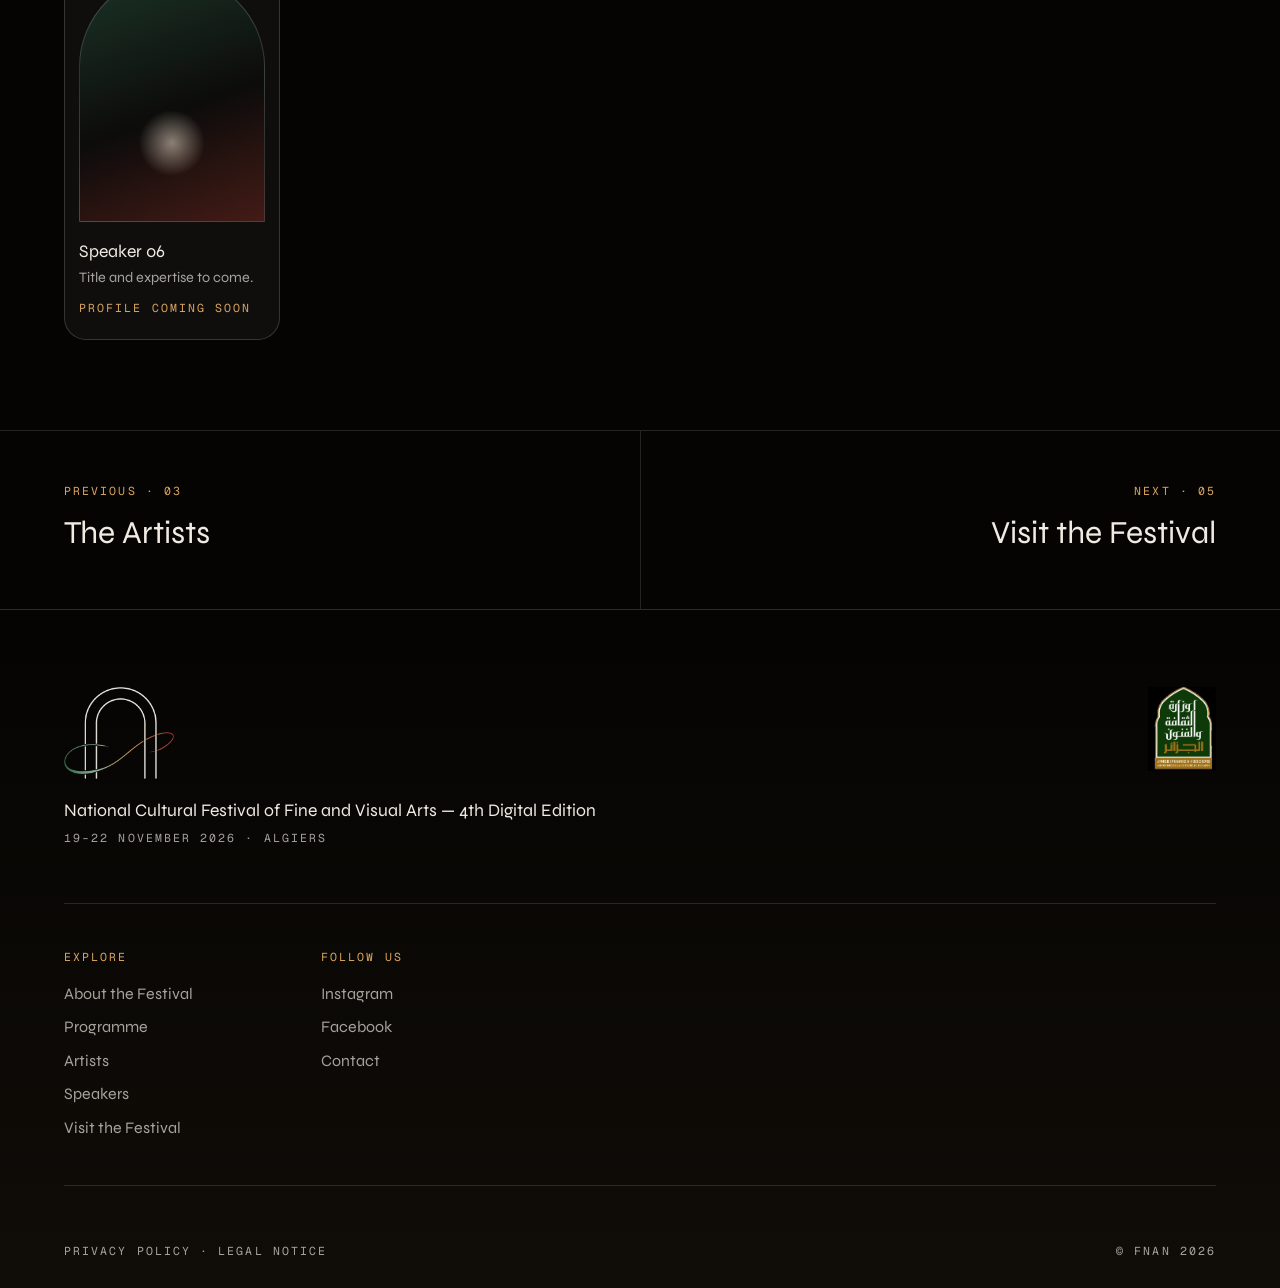
<file: speakers.html>
<!doctype html>
<html lang="en">
<head>
<meta charset="utf-8">
<meta name="viewport" content="width=device-width, initial-scale=1">
<title>The Speakers — FNAN</title>
<meta name="description" content="Meet the artists, experts and cultural professionals contributing to the festival&#x27;s programme.">
<meta name="theme-color" content="#050403">
<link rel="icon" type="image/webp" href="assets/logo-mark-small.webp">
<meta property="og:title" content="The Speakers — FNAN">
<meta property="og:description" content="Meet the artists, experts and cultural professionals contributing to the festival&#x27;s programme.">
<meta property="og:image" content="assets/kv.webp">
<link rel="preconnect" href="https://fonts.googleapis.com">
<link rel="preconnect" href="https://fonts.gstatic.com" crossorigin>
<link href="https://fonts.googleapis.com/css2?family=Geist+Mono:wght@400;500&family=Syne:wght@400;500;600;700&display=swap" rel="stylesheet">
<link rel="stylesheet" href="assets/site.css">
</head>
<body class="inner">
<header class="hdr" id="hdr">
  <a class="brand" href="index.html" aria-label="FNAN — home">
    <img src="assets/logo-mark-small.webp" alt="" width="54" height="46">
    <span>FNAN</span>
  </a>
  <nav class="nav" id="nav" aria-label="Main">
    <a href="about.html">About the Festival</a><a href="programme.html">Programme</a><a href="artists.html">Artists</a><a href="speakers.html" aria-current="page">Speakers</a>
    <a class="cta mono" href="visit.html">Visit the Festival</a>
  </nav>
  <button class="burger" id="burger" type="button" aria-label="Menu" aria-expanded="false" aria-controls="nav"><span></span><span></span></button>
</header>
<main><section class="page-hero">
  <p class="num">04 / 05</p>
  <h1>The Speakers</h1>
  <p class="lead">The voices behind the ideas.</p>
  <svg class="page-arch" viewBox="0 0 120 150" aria-hidden="true"><path class="a1" d="M8,148 V58.0 A52.0 52.0 0 0 1 112,58.0 V148"/><path class="a2" d="M21,148 V61.2 A39.0 39.0 0 0 1 99,61.2 V148"/><path class="a3" d="M34,148 V64.5 A26.0 26.0 0 0 1 86,64.5 V148"/><path class="a4 on" d="M47,148 V67.8 A13.0 13.0 0 0 1 73,67.8 V148"/><path class="a5" d="M60,148 V71.0 A0.0 0.0 0 0 1 60,71.0 V148"/></svg>
</section>
<div class="wrap">
  <div class="cols prose rv">
    <p>Meet the artists, experts and cultural professionals contributing to the festival&#x27;s programme through conferences, panel discussions and practical workshops.</p>
    <p>Their perspectives open up conversations around digital creation, artistic experimentation, cultural heritage and the evolving relationship between art and technology.</p>
  </div>
  <section>
    <p class="label mono rv">Key topics</p>
    <div class="chips rv"><span class="chip">Digital Arts in Algeria</span><span class="chip">Artistic Creation with Artificial Intelligence</span><span class="chip">Algerian Heritage and Imaginaries</span><span class="chip">Production and Distribution of Digital Artworks</span></div>
  </section>
  <section>
    <h2 class="sec-title rv">Meet the Speakers</h2>
    <p class="label mono rv">Each profile will feature:</p>
    <div class="chips rv"><span class="chip">Speaker&#x27;s name</span><span class="chip">Portrait</span><span class="chip">Professional title</span><span class="chip">Biography</span><span class="chip">Area of expertise</span><span class="chip">Associated conference, panel or workshop</span></div>
  </section>
  <div class="profiles"><article class="profile rv"><div class="portrait" aria-hidden="true"></div><h3>Speaker 01</h3><p>Title and expertise to come.</p><span class="soon mono">Profile coming soon</span></article><article class="profile rv"><div class="portrait" aria-hidden="true"></div><h3>Speaker 02</h3><p>Title and expertise to come.</p><span class="soon mono">Profile coming soon</span></article><article class="profile rv"><div class="portrait" aria-hidden="true"></div><h3>Speaker 03</h3><p>Title and expertise to come.</p><span class="soon mono">Profile coming soon</span></article><article class="profile rv"><div class="portrait" aria-hidden="true"></div><h3>Speaker 04</h3><p>Title and expertise to come.</p><span class="soon mono">Profile coming soon</span></article><article class="profile rv"><div class="portrait" aria-hidden="true"></div><h3>Speaker 05</h3><p>Title and expertise to come.</p><span class="soon mono">Profile coming soon</span></article><article class="profile rv"><div class="portrait" aria-hidden="true"></div><h3>Speaker 06</h3><p>Title and expertise to come.</p><span class="soon mono">Profile coming soon</span></article></div>
</div>
</main><nav class="pager" aria-label="Pages"><a href="artists.html"><span class="k mono">Previous · 03</span><span class="t">The Artists</span></a><a href="visit.html"><span class="k mono">Next · 05</span><span class="t">Visit the Festival</span></a></nav><footer class="ftr">
  <div class="ftr-top">
    <div>
      <img class="ftr-mark" src="assets/logo-mark.webp" alt="FNAN" width="110" height="92">
      <div class="ftr-name">National Cultural Festival of Fine and Visual Arts — 4th Digital Edition</div>
      <div class="ftr-date mono">19–22 November 2026 · Algiers</div>
    </div>
    <img class="logo-min" src="assets/logo-culture.webp" alt="Ministry of Culture and Arts of Algeria" width="69" height="84">
  </div>
  <div class="ftr-cols">
    <div><h4 class="mono">Explore</h4><ul><li><a href="about.html">About the Festival</a></li><li><a href="programme.html">Programme</a></li><li><a href="artists.html">Artists</a></li><li><a href="speakers.html">Speakers</a></li><li><a href="visit.html">Visit the Festival</a></li></ul></div>
    <div><h4 class="mono">Follow us</h4><ul>
      <li><a href="#">Instagram</a></li><li><a href="#">Facebook</a></li><li><a href="#">Contact</a></li></ul></div>
  </div>
  <div class="ftr-bot mono">
    <span><a href="#">Privacy Policy</a> · <a href="#">Legal Notice</a></span>
    <span>© FNAN 2026</span>
  </div>
</footer>
<script src="assets/site.js"></script>
</body>
</html>
</file>
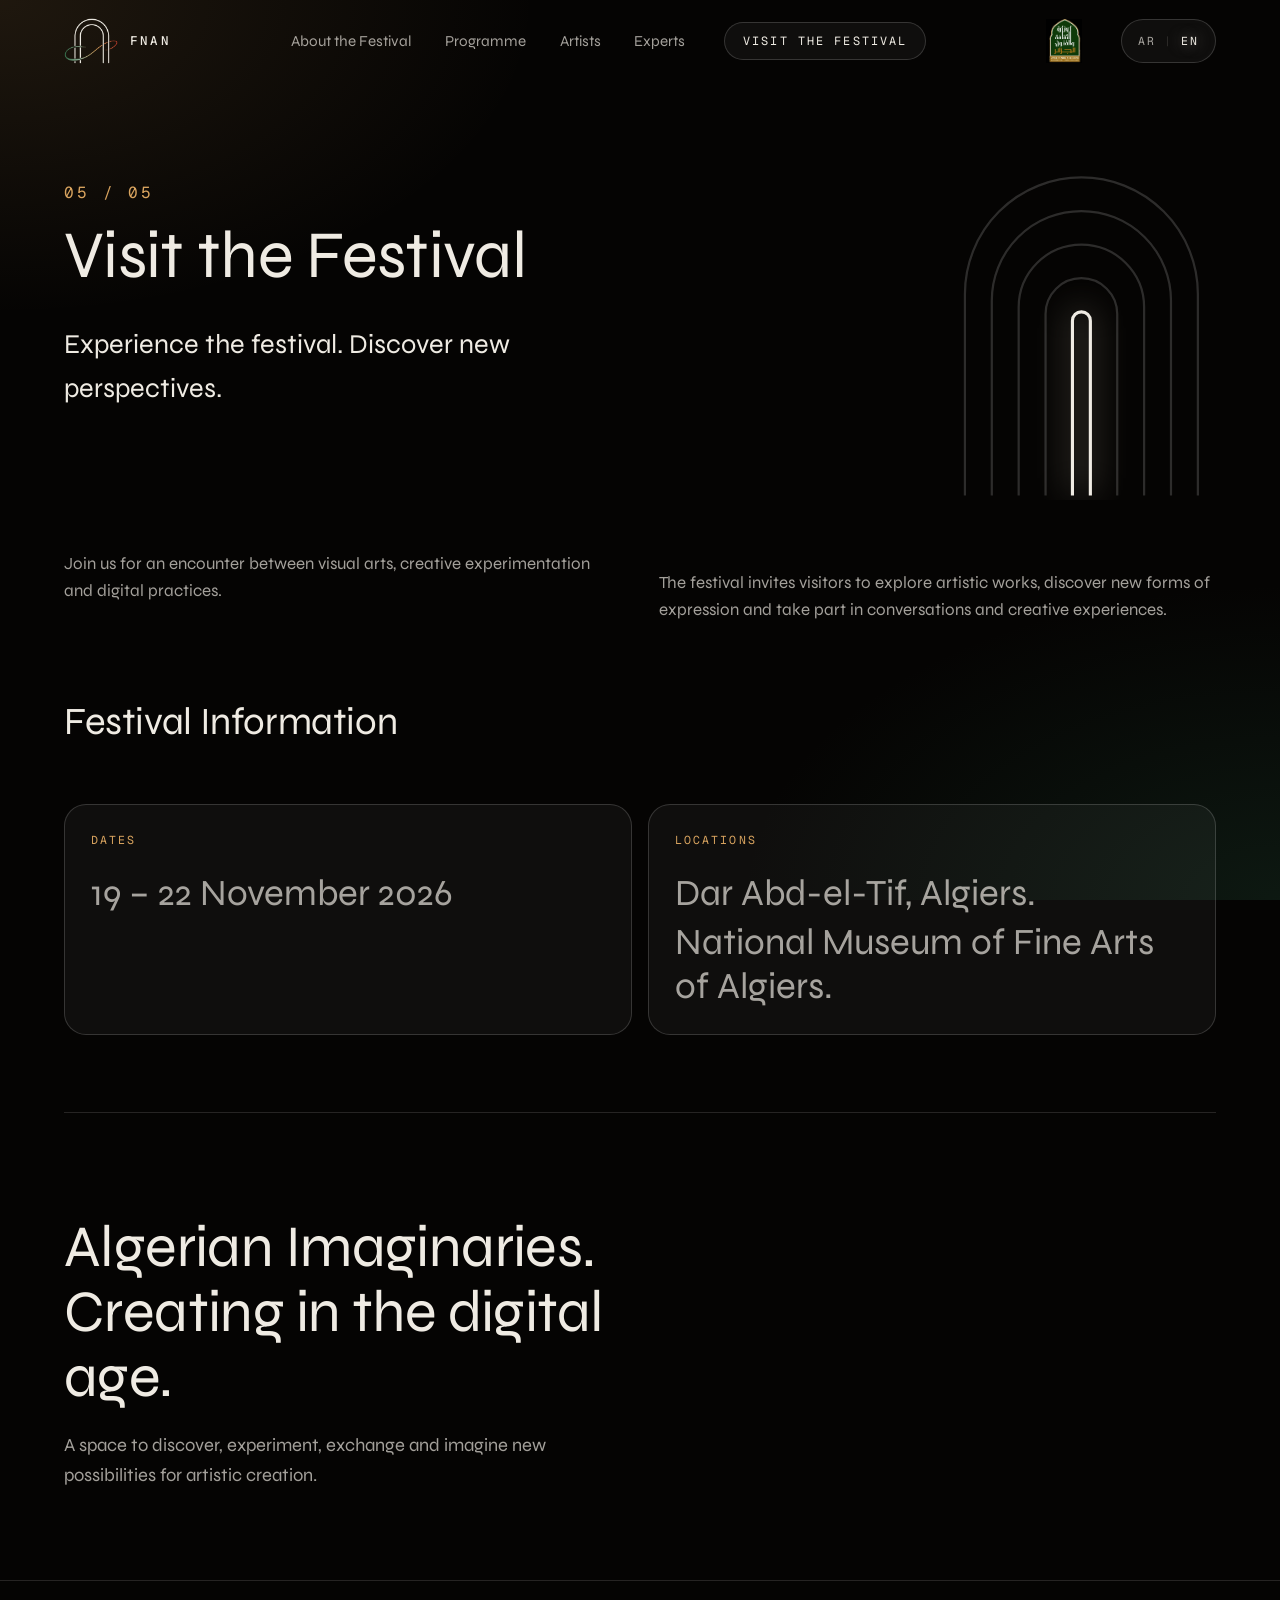
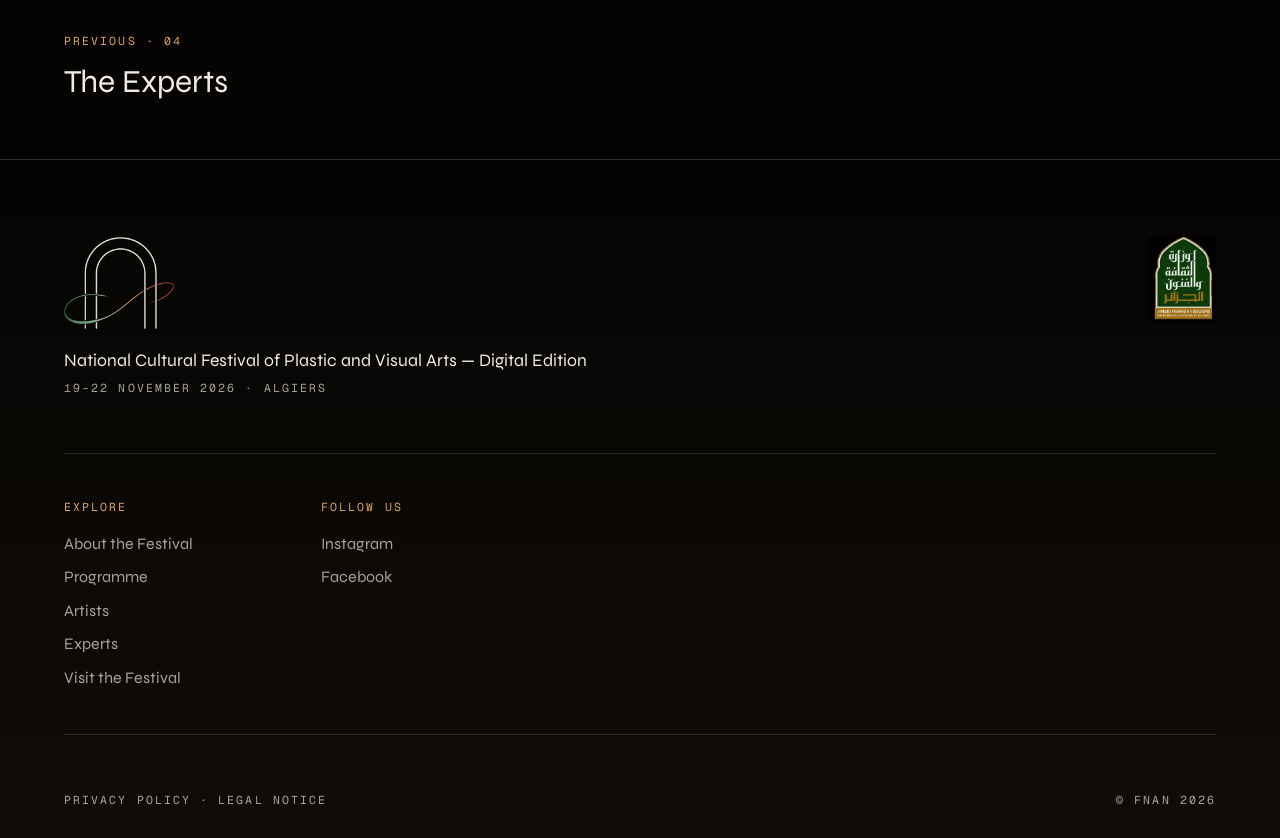
<file: visit.html>
<!doctype html>
<html lang="en" dir="ltr">
<head>
<meta charset="utf-8">
<meta name="viewport" content="width=device-width, initial-scale=1">
<title>Visit the Festival — FNAN</title>
<meta name="description" content="19–22 November 2026 at Dar Abd-el-Tif and the National Museum of Fine Arts of Algiers.">
<meta name="theme-color" content="#050403">
<link rel="icon" type="image/webp" href="assets/logo-mark-small.webp">
<link rel="alternate" hreflang="en" href="visit.html">
<link rel="alternate" hreflang="ar" href="ar/visit.html">
<meta property="og:title" content="Visit the Festival — FNAN">
<meta property="og:description" content="19–22 November 2026 at Dar Abd-el-Tif and the National Museum of Fine Arts of Algiers.">
<meta property="og:locale" content="en_GB">
<meta property="og:image" content="assets/kv.webp">
<link rel="preconnect" href="https://fonts.googleapis.com">
<link rel="preconnect" href="https://fonts.gstatic.com" crossorigin>
<link href="https://fonts.googleapis.com/css2?family=Geist+Mono:wght@400;500&family=Syne:wght@400;500;600;700&display=swap" rel="stylesheet">
<link rel="stylesheet" href="assets/site.css">
</head>
<body class="inner">
<header class="hdr" id="hdr">
  <a class="brand" href="index.html" aria-label="FNAN">
    <img src="assets/logo-mark-small.webp" alt="" width="54" height="46">
    <span>FNAN</span>
  </a>
  <nav class="nav" id="nav" aria-label="Main">
    <a href="about.html">About the Festival</a><a href="programme.html">Programme</a><a href="artists.html">Artists</a><a href="experts.html">Experts</a>
    <a class="cta mono" href="visit.html" aria-current="page">Visit the Festival</a>
  </nav>
  <img class="hdr-min" src="assets/logo-culture.webp" alt="Ministry of Culture and Arts of Algeria" width="36" height="44">
  <div class="lang mono" role="group" aria-label="Language">
    <a href="ar/visit.html" hreflang="ar" lang="ar">AR</a><span aria-hidden="true">|</span><a href="visit.html" hreflang="en" lang="en" aria-current="true">EN</a>
  </div>
  <button class="burger" id="burger" type="button" aria-label="Menu" aria-expanded="false" aria-controls="nav"><span></span><span></span></button>
</header>
<main><section class="page-hero">
  <p class="num">05 / 05</p>
  <h1>Visit the Festival</h1>
  <p class="lead">Experience the festival. Discover new perspectives.</p>
  <svg class="page-arch" viewBox="0 0 120 150" aria-hidden="true"><path class="a1" d="M8.0,148 V58.0 A52.0 52.0 0 0 1 112.0,58.0 V148"/><path class="a2" d="M20.0,148 V61.0 A40.0 40.0 0 0 1 100.0,61.0 V148"/><path class="a3" d="M32.0,148 V64.0 A28.0 28.0 0 0 1 88.0,64.0 V148"/><path class="a4" d="M44.0,148 V67.0 A16.0 16.0 0 0 1 76.0,67.0 V148"/><path class="a5 on" d="M56.0,148 V70.0 A4.0 4.0 0 0 1 64.0,70.0 V148"/></svg>
</section>
<div class="wrap">
  <div class="cols prose rv">
    <p>Join us for an encounter between visual arts, creative experimentation and digital practices.</p>
    <p>The festival invites visitors to explore artistic works, discover new forms of expression and take part in conversations and creative experiences.</p>
  </div>
  <section>
    <h2 class="sec-title rv">Festival Information</h2>
    <div class="info">
      <article class="card rv"><span class="n mono">Dates</span><p class="big">19 – 22 November 2026</p></article>
      <article class="card rv"><span class="n mono">Locations</span>
        <p class="big">Dar Abd-el-Tif, Algiers.</p>
        <p class="big">National Museum of Fine Arts of Algiers.</p></article>
    </div>
  </section>
  <section class="signature rv">
    <h2>Algerian Imaginaries. Creating in the digital age.</h2>
    <p>A space to discover, experiment, exchange and imagine new possibilities for artistic creation.</p>
  </section>
</div>
</main><nav class="pager" aria-label="Pages"><a href="experts.html"><span class="k mono">Previous · 04</span><span class="t">The Experts</span></a><span class="empty"></span></nav><footer class="ftr">
  <div class="ftr-top">
    <img class="ftr-mark" src="assets/logo-mark.webp" alt="FNAN" width="110" height="92">
    <img class="logo-min" src="assets/logo-culture.webp" alt="Ministry of Culture and Arts of Algeria" width="69" height="84">
  </div>
  <div class="ftr-name">National Cultural Festival of Plastic and Visual Arts — Digital Edition</div>
  <div class="ftr-date mono">19–22 November 2026 · Algiers</div>
  <div class="ftr-cols">
    <div><h4 class="mono">Explore</h4><ul><li><a href="about.html">About the Festival</a></li><li><a href="programme.html">Programme</a></li><li><a href="artists.html">Artists</a></li><li><a href="experts.html">Experts</a></li><li><a href="visit.html">Visit the Festival</a></li></ul></div>
    <div><h4 class="mono">Follow us</h4><ul>
      <li><a href="https://www.instagram.com/algeria.visual.arts.festival" target="_blank" rel="noopener">Instagram</a></li><li><a href="https://www.facebook.com/share/1N61yh9TeK/" target="_blank" rel="noopener">Facebook</a></li></ul></div>
  </div>
  <div class="ftr-bot mono">
    <span><a href="#">Privacy Policy</a> · <a href="#">Legal Notice</a></span>
    <span dir="ltr">© FNAN 2026</span>
  </div>
</footer>
<script src="assets/site.js"></script>
</body>
</html>
</file>
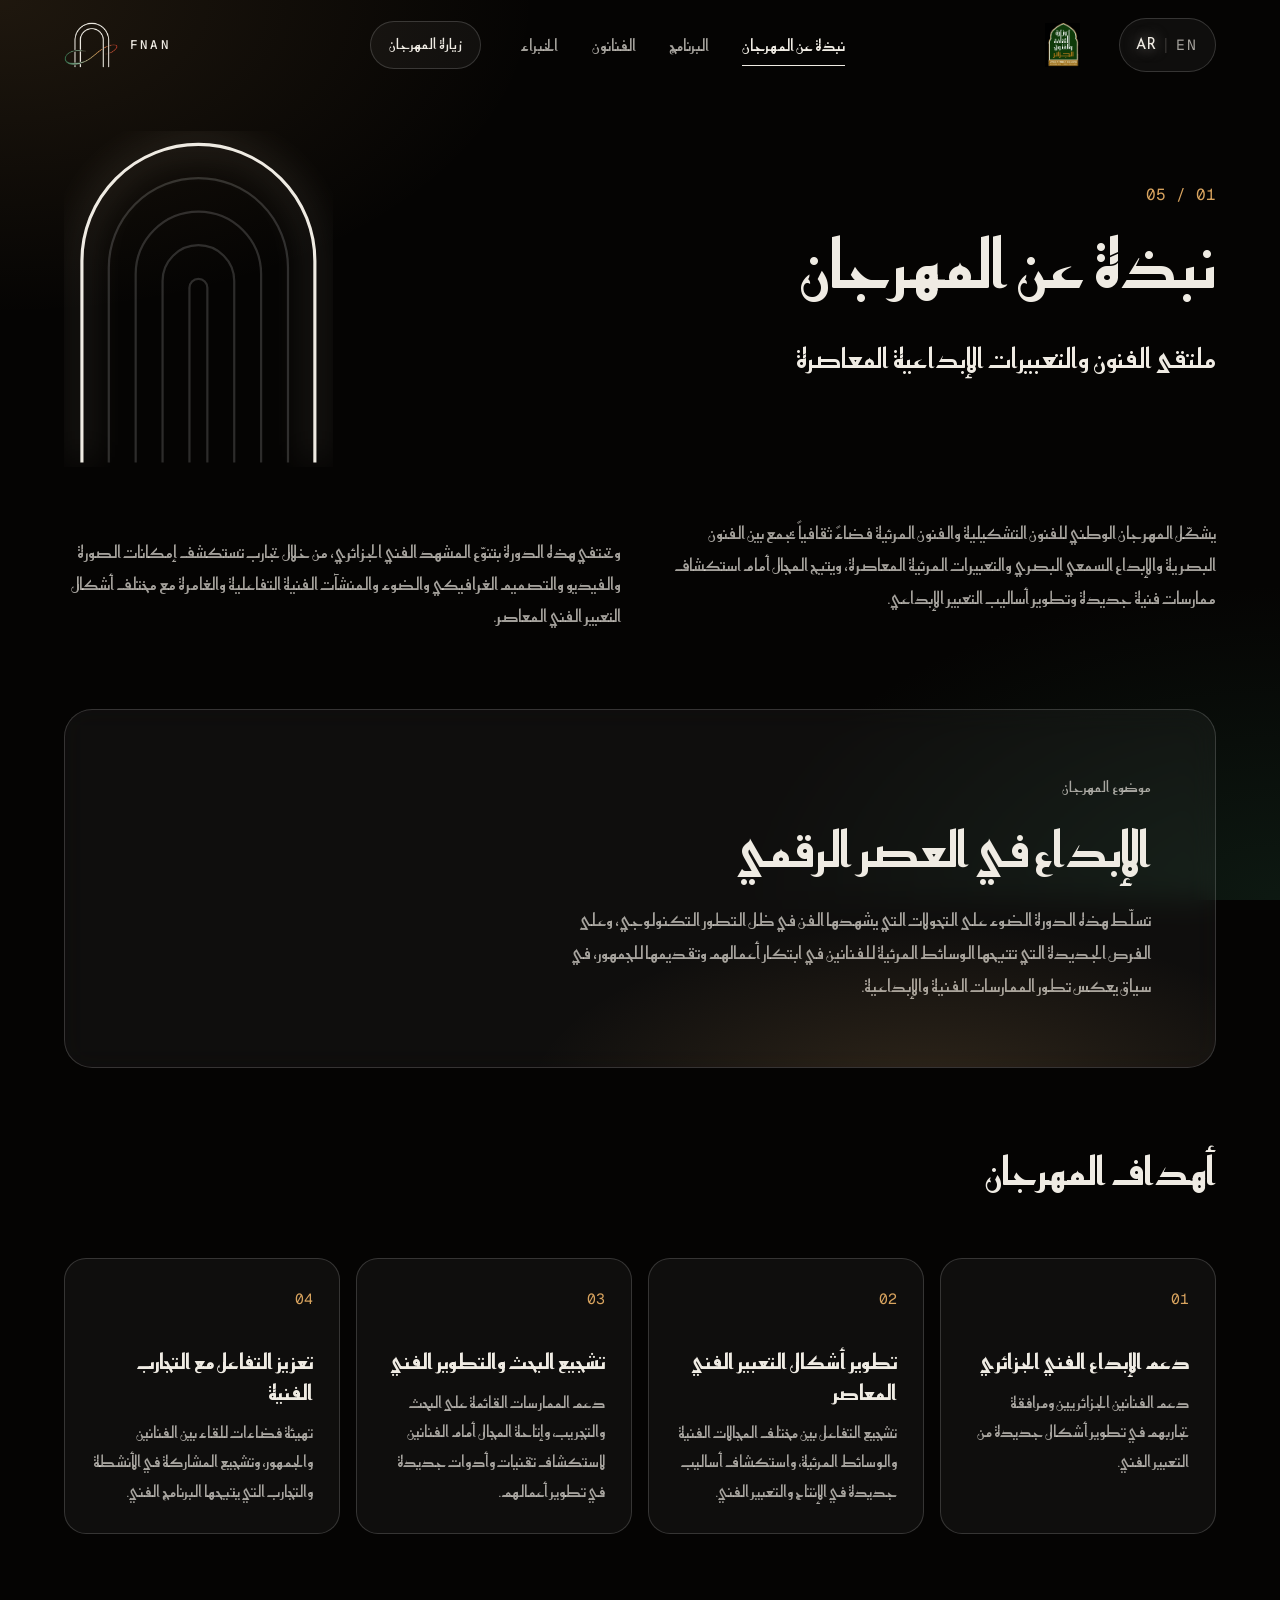
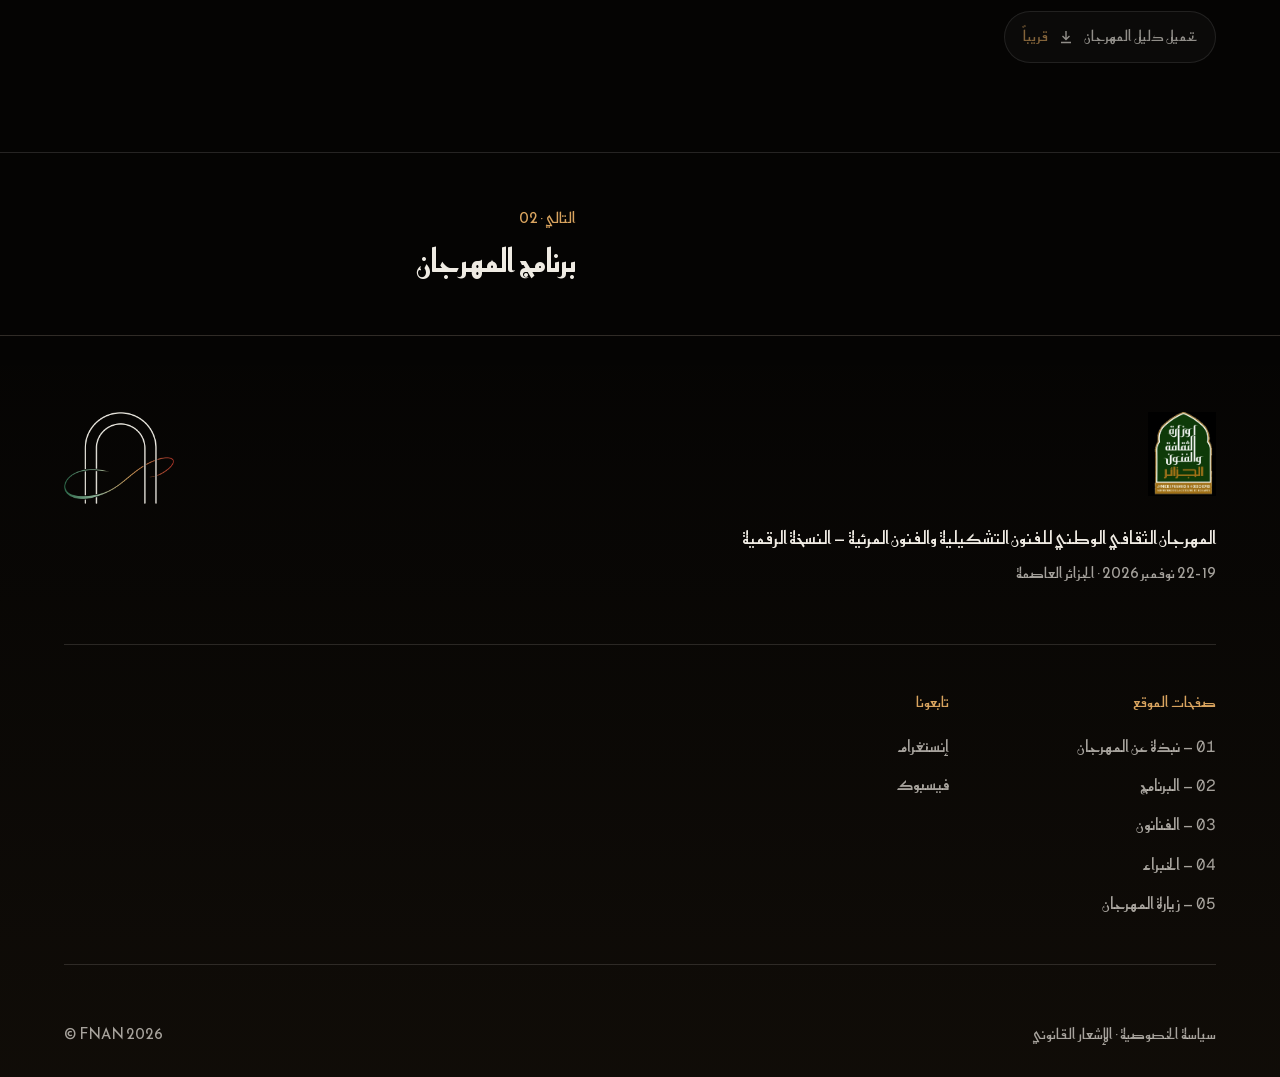
<file: ar/about.html>
<!doctype html>
<html lang="ar" dir="rtl">
<head>
<meta charset="utf-8">
<meta name="viewport" content="width=device-width, initial-scale=1">
<title>نبذة عن المهرجان — FNAN</title>
<meta name="description" content="ملتقى الفنون والتعبيرات الإبداعية المعاصرة: فنون بصرية وإبداع سمعي بصري وتعبيرات مرئية.">
<meta name="theme-color" content="#050403">
<link rel="icon" type="image/webp" href="../assets/logo-mark-small.webp">
<link rel="alternate" hreflang="en" href="../about.html">
<link rel="alternate" hreflang="ar" href="about.html">
<meta property="og:title" content="نبذة عن المهرجان — FNAN">
<meta property="og:description" content="ملتقى الفنون والتعبيرات الإبداعية المعاصرة: فنون بصرية وإبداع سمعي بصري وتعبيرات مرئية.">
<meta property="og:locale" content="ar_DZ">
<meta property="og:image" content="../assets/kv.webp">
<link rel="preconnect" href="https://fonts.googleapis.com">
<link rel="preconnect" href="https://fonts.gstatic.com" crossorigin>
<link href="https://fonts.googleapis.com/css2?family=Reem+Kufi:wght@400;500;600;700&family=Geist+Mono:wght@400;500&family=Syne:wght@400;500;600;700&display=swap" rel="stylesheet">
<link rel="stylesheet" href="../assets/site.css">
</head>
<body class="inner">
<header class="hdr" id="hdr">
  <a class="brand" href="index.html" aria-label="FNAN">
    <img src="../assets/logo-mark-small.webp" alt="" width="54" height="46">
    <span>FNAN</span>
  </a>
  <nav class="nav" id="nav" aria-label="التنقل الرئيسي">
    <a href="about.html" aria-current="page">نبذة عن المهرجان</a><a href="programme.html">البرنامج</a><a href="artists.html">الفنانون</a><a href="experts.html">الخبراء</a>
    <a class="cta mono" href="visit.html">زيارة المهرجان</a>
  </nav>
  <img class="hdr-min" src="../assets/logo-culture.webp" alt="وزارة الثقافة والفنون - الجزائر" width="36" height="44">
  <div class="lang mono" role="group" aria-label="Language">
    <a href="about.html" hreflang="ar" lang="ar" aria-current="true">AR</a><span aria-hidden="true">|</span><a href="../about.html" hreflang="en" lang="en">EN</a>
  </div>
  <button class="burger" id="burger" type="button" aria-label="Menu" aria-expanded="false" aria-controls="nav"><span></span><span></span></button>
</header>
<main><section class="page-hero">
  <p class="num">01 / 05</p>
  <h1>نبذة عن المهرجان</h1>
  <p class="lead">ملتقى الفنون والتعبيرات الإبداعية المعاصرة</p>
  <svg class="page-arch" viewBox="0 0 120 150" aria-hidden="true"><path class="a1 on" d="M8.0,148 V58.0 A52.0 52.0 0 0 1 112.0,58.0 V148"/><path class="a2" d="M20.0,148 V61.0 A40.0 40.0 0 0 1 100.0,61.0 V148"/><path class="a3" d="M32.0,148 V64.0 A28.0 28.0 0 0 1 88.0,64.0 V148"/><path class="a4" d="M44.0,148 V67.0 A16.0 16.0 0 0 1 76.0,67.0 V148"/><path class="a5" d="M56.0,148 V70.0 A4.0 4.0 0 0 1 64.0,70.0 V148"/></svg>
</section>
<div class="wrap">
  <div class="cols prose rv">
    <p>يشكّل المهرجان الوطني للفنون التشكيلية والفنون المرئية فضاءً ثقافياً يجمع بين الفنون البصرية والإبداع السمعي البصري والتعبيرات المرئية المعاصرة، ويتيح المجال أمام استكشاف ممارسات فنية جديدة وتطوير أساليب التعبير الإبداعي.</p>
    <p>وتحتفي هذه الدورة بتنوّع المشهد الفني الجزائري، من خلال تجارب تستكشف إمكانات الصورة والفيديو والتصميم الغرافيكي والضوء والمنشآت الفنية التفاعلية والغامرة مع مختلف أشكال التعبير الفني المعاصر.</p>
  </div>
  <section class="theme rv">
    <p class="label mono">موضوع المهرجان</p>
    <h2>الإبداع في العصر الرقمي</h2>
    <p>تسلّط هذه الدورة الضوء على التحولات التي يشهدها الفن في ظل التطور التكنولوجي، وعلى الفرص الجديدة التي تتيحها الوسائط المرئية للفنانين في ابتكار أعمالهم وتقديمها للجمهور، في سياق يعكس تطور الممارسات الفنية والإبداعية.</p>
  </section>
  <section>
    <h2 class="sec-title rv">أهداف المهرجان</h2>
    <div class="cards"><article class="card rv"><span class="n mono">01</span><h3>دعم الإبداع الفني الجزائري</h3><p>دعم الفنانين الجزائريين ومرافقة تجاربهم في تطوير أشكال جديدة من التعبير الفني.</p></article><article class="card rv"><span class="n mono">02</span><h3>تطوير أشكال التعبير الفني المعاصر</h3><p>تشجيع التفاعل بين مختلف المجالات الفنية والوسائط المرئية، واستكشاف أساليب جديدة في الإنتاج والتعبير الفني.</p></article><article class="card rv"><span class="n mono">03</span><h3>تشجيع البحث والتطوير الفني</h3><p>دعم الممارسات القائمة على البحث والتجريب، وإتاحة المجال أمام الفنانين لاستكشاف تقنيات وأدوات جديدة في تطوير أعمالهم.</p></article><article class="card rv"><span class="n mono">04</span><h3>تعزيز التفاعل مع التجارب الفنية</h3><p>تهيئة فضاءات للقاء بين الفنانين والجمهور، وتشجيع المشاركة في الأنشطة والتجارب التي يتيحها البرنامج الفني.</p></article></div>
  </section>
  <p class="rv"><span class="btn mono is-disabled" aria-disabled="true">تحميل دليل المهرجان <svg width="16" height="16" viewBox="0 0 16 16" fill="none" stroke="currentColor" stroke-width="1.4" aria-hidden="true"><path d="M8 2v8M4.5 7 8 10.5 11.5 7M3 13.5h10"/></svg> <em>قريباً</em></span></p>
</div>
</main><nav class="pager" aria-label="الصفحات"><span class="empty"></span><a href="programme.html"><span class="k mono">التالي · 02</span><span class="t">برنامج المهرجان</span></a></nav><footer class="ftr">
  <div class="ftr-top">
    <img class="ftr-mark" src="../assets/logo-mark.webp" alt="FNAN" width="110" height="92">
    <img class="logo-min" src="../assets/logo-culture.webp" alt="وزارة الثقافة والفنون - الجزائر" width="69" height="84">
  </div>
  <div class="ftr-name">المهرجان الثقافي الوطني للفنون التشكيلية والفنون المرئية — النسخة الرقمية</div>
  <div class="ftr-date mono">19–22 نوفمبر 2026 · الجزائر العاصمة</div>
  <div class="ftr-cols">
    <div><h4 class="mono">صفحات الموقع</h4><ul><li><a href="about.html"><span class="n">01</span> — نبذة عن المهرجان</a></li><li><a href="programme.html"><span class="n">02</span> — البرنامج</a></li><li><a href="artists.html"><span class="n">03</span> — الفنانون</a></li><li><a href="experts.html"><span class="n">04</span> — الخبراء</a></li><li><a href="visit.html"><span class="n">05</span> — زيارة المهرجان</a></li></ul></div>
    <div><h4 class="mono">تابعونا</h4><ul>
      <li><a href="https://www.instagram.com/algeria.visual.arts.festival" target="_blank" rel="noopener">إنستغرام</a></li><li><a href="https://www.facebook.com/share/1N61yh9TeK/" target="_blank" rel="noopener">فيسبوك</a></li></ul></div>
  </div>
  <div class="ftr-bot mono">
    <span><a href="#">سياسة الخصوصية</a> · <a href="#">الإشعار القانوني</a></span>
    <span dir="ltr">© FNAN 2026</span>
  </div>
</footer>
<script src="../assets/site.js"></script>
</body>
</html>
</file>
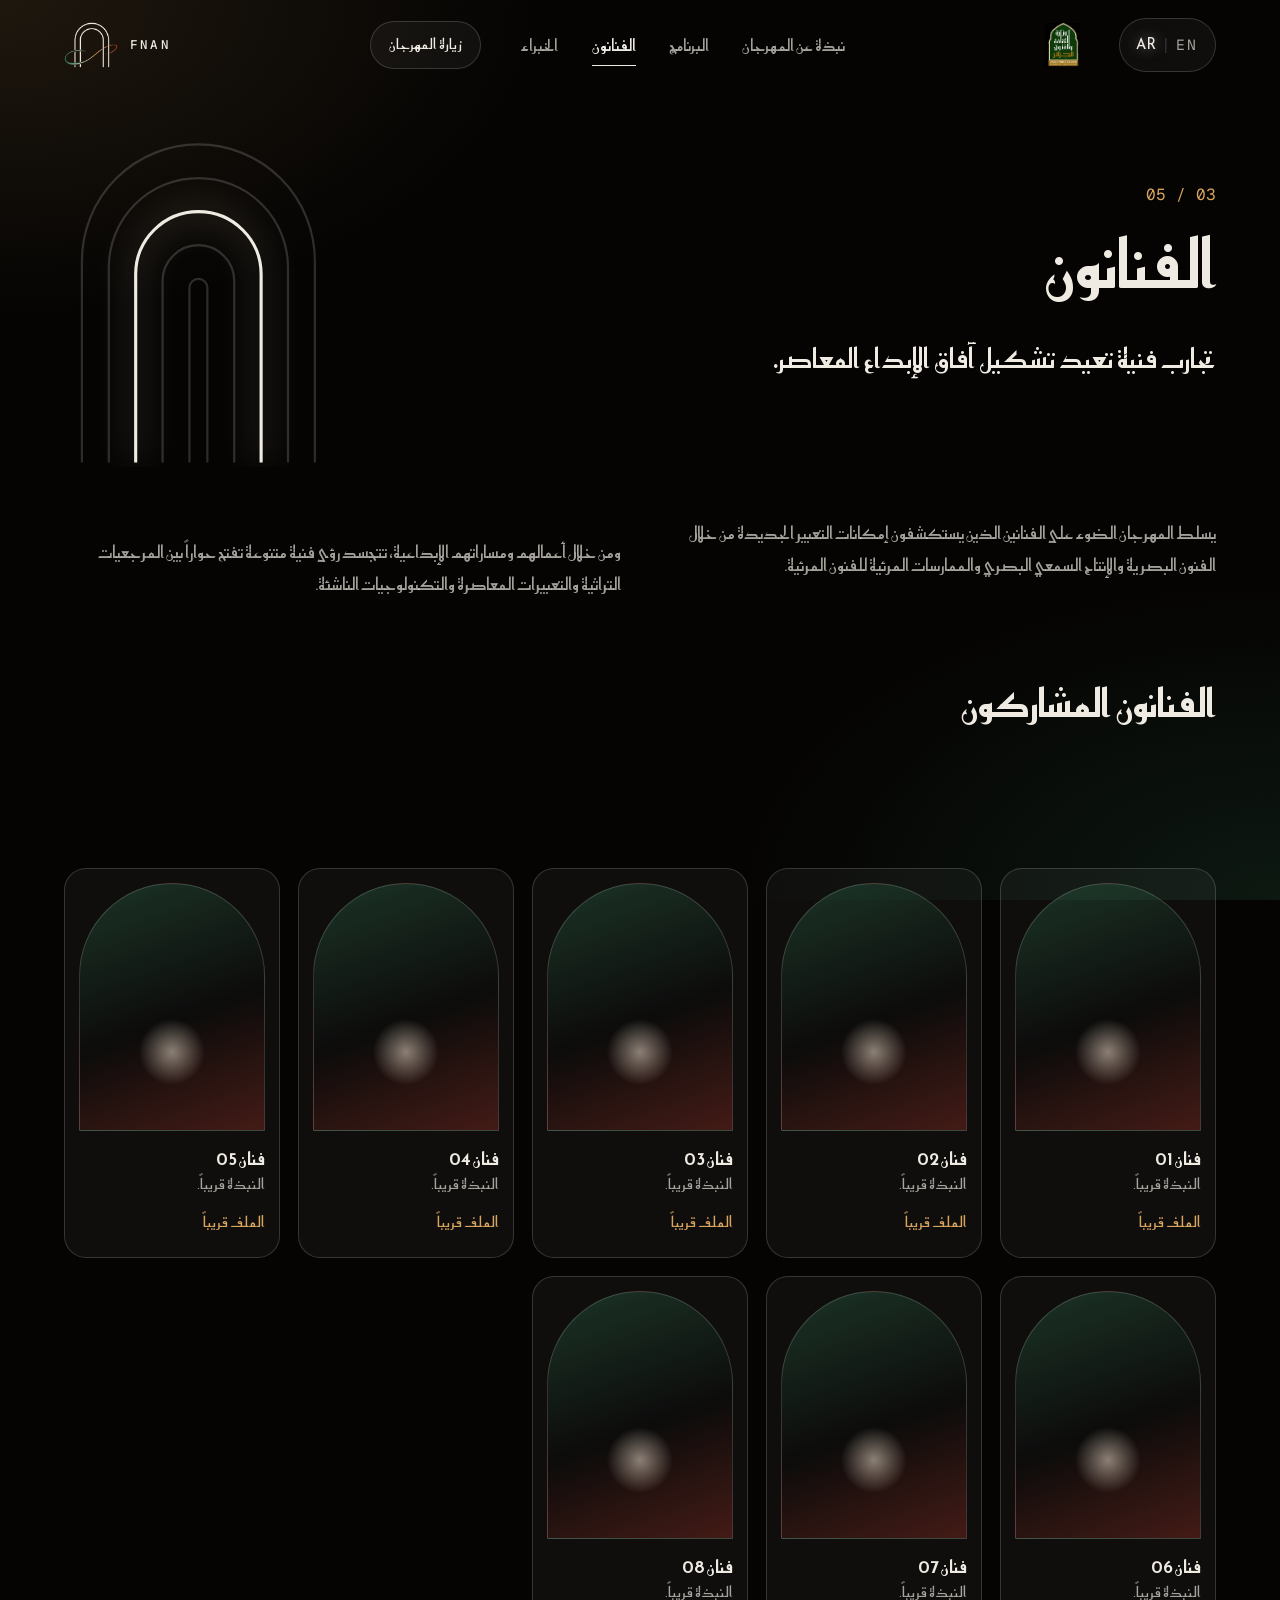
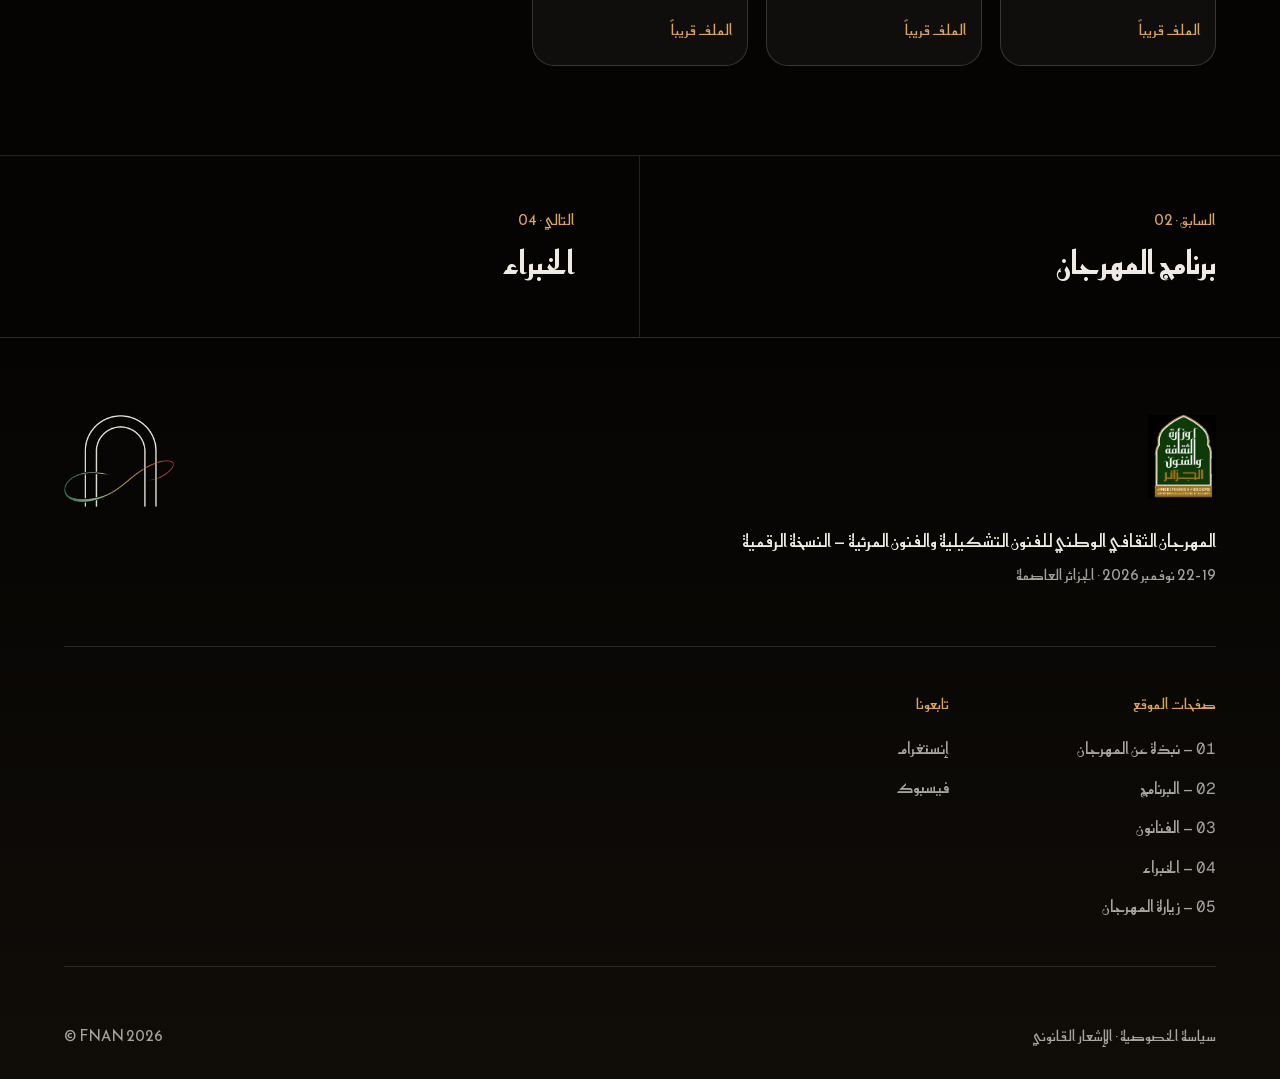
<file: ar/artists.html>
<!doctype html>
<html lang="ar" dir="rtl">
<head>
<meta charset="utf-8">
<meta name="viewport" content="width=device-width, initial-scale=1">
<title>الفنانون — FNAN</title>
<meta name="description" content="تجارب فنية تعيد تشكيل آفاق الإبداع المعاصر: الفنانون المشاركون في المهرجان.">
<meta name="theme-color" content="#050403">
<link rel="icon" type="image/webp" href="../assets/logo-mark-small.webp">
<link rel="alternate" hreflang="en" href="../artists.html">
<link rel="alternate" hreflang="ar" href="artists.html">
<meta property="og:title" content="الفنانون — FNAN">
<meta property="og:description" content="تجارب فنية تعيد تشكيل آفاق الإبداع المعاصر: الفنانون المشاركون في المهرجان.">
<meta property="og:locale" content="ar_DZ">
<meta property="og:image" content="../assets/kv.webp">
<link rel="preconnect" href="https://fonts.googleapis.com">
<link rel="preconnect" href="https://fonts.gstatic.com" crossorigin>
<link href="https://fonts.googleapis.com/css2?family=Reem+Kufi:wght@400;500;600;700&family=Geist+Mono:wght@400;500&family=Syne:wght@400;500;600;700&display=swap" rel="stylesheet">
<link rel="stylesheet" href="../assets/site.css">
</head>
<body class="inner">
<header class="hdr" id="hdr">
  <a class="brand" href="index.html" aria-label="FNAN">
    <img src="../assets/logo-mark-small.webp" alt="" width="54" height="46">
    <span>FNAN</span>
  </a>
  <nav class="nav" id="nav" aria-label="التنقل الرئيسي">
    <a href="about.html">نبذة عن المهرجان</a><a href="programme.html">البرنامج</a><a href="artists.html" aria-current="page">الفنانون</a><a href="experts.html">الخبراء</a>
    <a class="cta mono" href="visit.html">زيارة المهرجان</a>
  </nav>
  <img class="hdr-min" src="../assets/logo-culture.webp" alt="وزارة الثقافة والفنون - الجزائر" width="36" height="44">
  <div class="lang mono" role="group" aria-label="Language">
    <a href="artists.html" hreflang="ar" lang="ar" aria-current="true">AR</a><span aria-hidden="true">|</span><a href="../artists.html" hreflang="en" lang="en">EN</a>
  </div>
  <button class="burger" id="burger" type="button" aria-label="Menu" aria-expanded="false" aria-controls="nav"><span></span><span></span></button>
</header>
<main><section class="page-hero">
  <p class="num">03 / 05</p>
  <h1>الفنانون</h1>
  <p class="lead">تجارب فنية تعيد تشكيل آفاق الإبداع المعاصر.</p>
  <svg class="page-arch" viewBox="0 0 120 150" aria-hidden="true"><path class="a1" d="M8.0,148 V58.0 A52.0 52.0 0 0 1 112.0,58.0 V148"/><path class="a2" d="M20.0,148 V61.0 A40.0 40.0 0 0 1 100.0,61.0 V148"/><path class="a3 on" d="M32.0,148 V64.0 A28.0 28.0 0 0 1 88.0,64.0 V148"/><path class="a4" d="M44.0,148 V67.0 A16.0 16.0 0 0 1 76.0,67.0 V148"/><path class="a5" d="M56.0,148 V70.0 A4.0 4.0 0 0 1 64.0,70.0 V148"/></svg>
</section>
<div class="wrap">
  <div class="cols prose rv">
    <p>يسلط المهرجان الضوء على الفنانين الذين يستكشفون إمكانات التعبير الجديدة من خلال الفنون البصرية والإنتاج السمعي البصري والممارسات المرئية للفنون المرئية.</p>
    <p>ومن خلال أعمالهم ومساراتهم الإبداعية، تتجسد رؤى فنية متنوعة تفتح حواراً بين المرجعيات التراثية والتعبيرات المعاصرة والتكنولوجيات الناشئة.</p>
  </div>
  <section><h2 class="sec-title rv">الفنانون المشاركون</h2></section>
  <div class="profiles"><article class="profile rv"><div class="portrait" aria-hidden="true"></div><h3>فنان 01</h3><p>النبذة قريباً.</p><span class="soon mono">الملف قريباً</span></article><article class="profile rv"><div class="portrait" aria-hidden="true"></div><h3>فنان 02</h3><p>النبذة قريباً.</p><span class="soon mono">الملف قريباً</span></article><article class="profile rv"><div class="portrait" aria-hidden="true"></div><h3>فنان 03</h3><p>النبذة قريباً.</p><span class="soon mono">الملف قريباً</span></article><article class="profile rv"><div class="portrait" aria-hidden="true"></div><h3>فنان 04</h3><p>النبذة قريباً.</p><span class="soon mono">الملف قريباً</span></article><article class="profile rv"><div class="portrait" aria-hidden="true"></div><h3>فنان 05</h3><p>النبذة قريباً.</p><span class="soon mono">الملف قريباً</span></article><article class="profile rv"><div class="portrait" aria-hidden="true"></div><h3>فنان 06</h3><p>النبذة قريباً.</p><span class="soon mono">الملف قريباً</span></article><article class="profile rv"><div class="portrait" aria-hidden="true"></div><h3>فنان 07</h3><p>النبذة قريباً.</p><span class="soon mono">الملف قريباً</span></article><article class="profile rv"><div class="portrait" aria-hidden="true"></div><h3>فنان 08</h3><p>النبذة قريباً.</p><span class="soon mono">الملف قريباً</span></article></div>
</div>
</main><nav class="pager" aria-label="الصفحات"><a href="programme.html"><span class="k mono">السابق · 02</span><span class="t">برنامج المهرجان</span></a><a href="experts.html"><span class="k mono">التالي · 04</span><span class="t">الخبراء</span></a></nav><footer class="ftr">
  <div class="ftr-top">
    <img class="ftr-mark" src="../assets/logo-mark.webp" alt="FNAN" width="110" height="92">
    <img class="logo-min" src="../assets/logo-culture.webp" alt="وزارة الثقافة والفنون - الجزائر" width="69" height="84">
  </div>
  <div class="ftr-name">المهرجان الثقافي الوطني للفنون التشكيلية والفنون المرئية — النسخة الرقمية</div>
  <div class="ftr-date mono">19–22 نوفمبر 2026 · الجزائر العاصمة</div>
  <div class="ftr-cols">
    <div><h4 class="mono">صفحات الموقع</h4><ul><li><a href="about.html"><span class="n">01</span> — نبذة عن المهرجان</a></li><li><a href="programme.html"><span class="n">02</span> — البرنامج</a></li><li><a href="artists.html"><span class="n">03</span> — الفنانون</a></li><li><a href="experts.html"><span class="n">04</span> — الخبراء</a></li><li><a href="visit.html"><span class="n">05</span> — زيارة المهرجان</a></li></ul></div>
    <div><h4 class="mono">تابعونا</h4><ul>
      <li><a href="https://www.instagram.com/algeria.visual.arts.festival" target="_blank" rel="noopener">إنستغرام</a></li><li><a href="https://www.facebook.com/share/1N61yh9TeK/" target="_blank" rel="noopener">فيسبوك</a></li></ul></div>
  </div>
  <div class="ftr-bot mono">
    <span><a href="#">سياسة الخصوصية</a> · <a href="#">الإشعار القانوني</a></span>
    <span dir="ltr">© FNAN 2026</span>
  </div>
</footer>
<script src="../assets/site.js"></script>
</body>
</html>
</file>
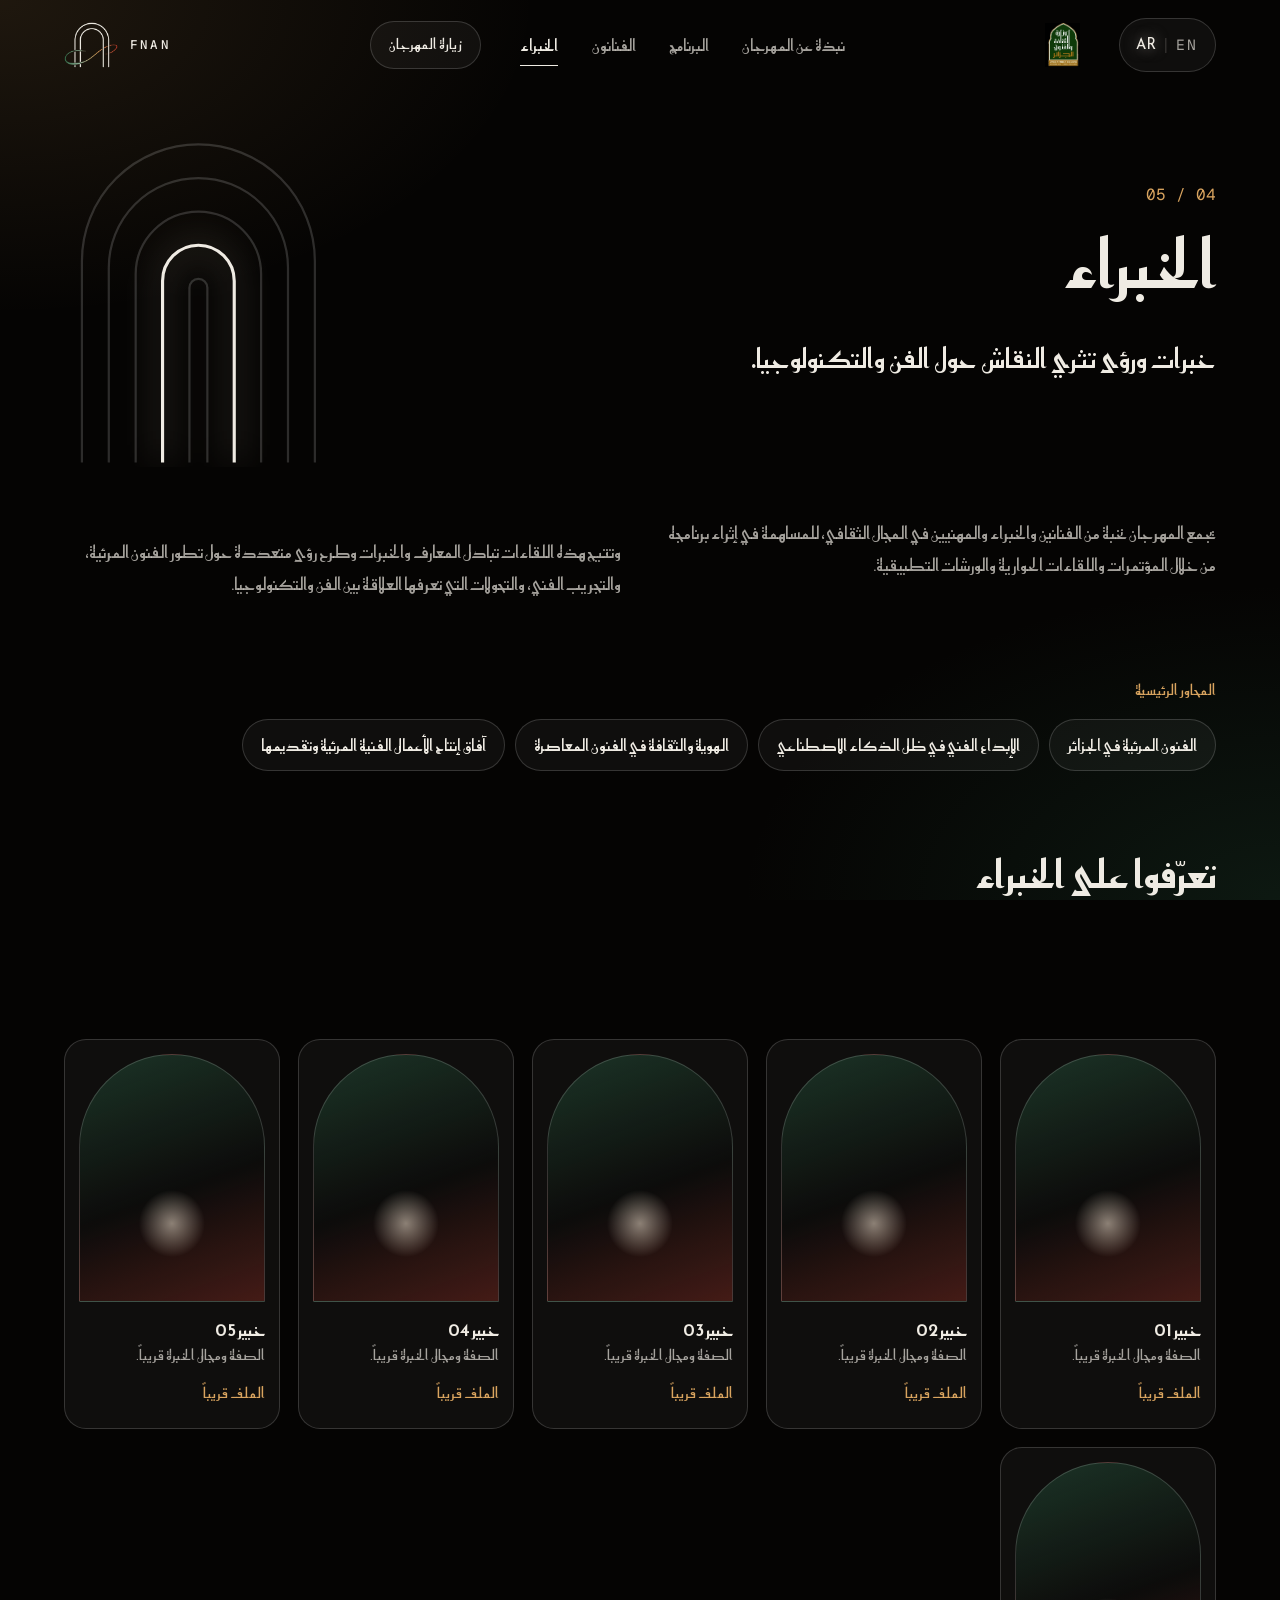
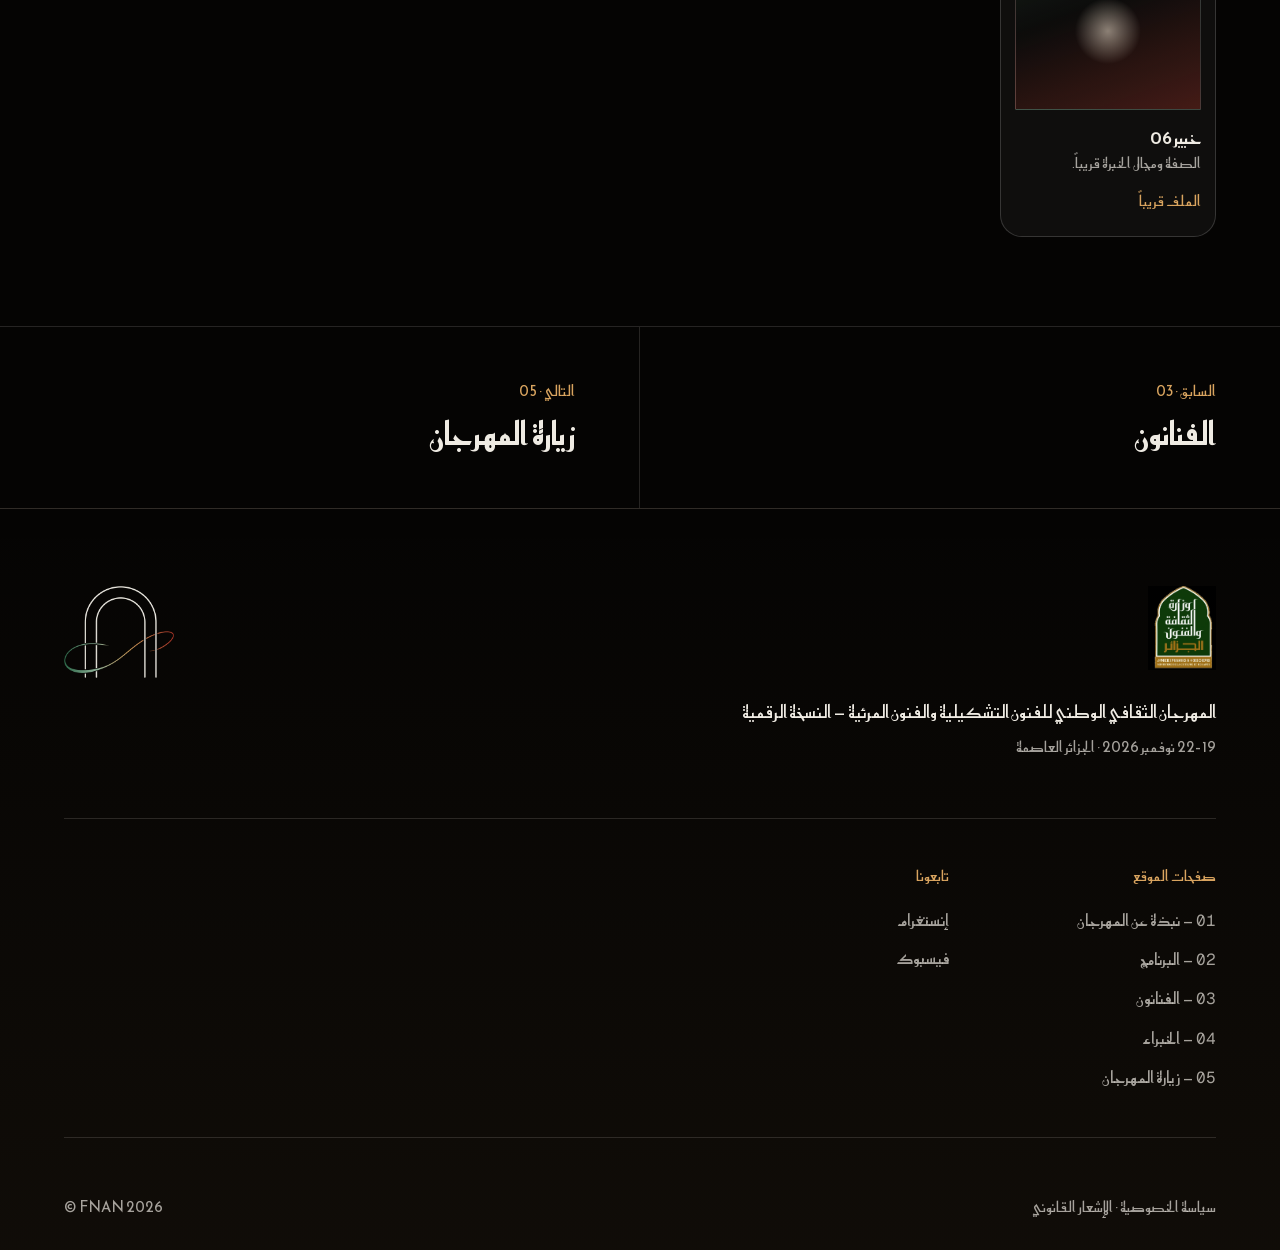
<file: ar/experts.html>
<!doctype html>
<html lang="ar" dir="rtl">
<head>
<meta charset="utf-8">
<meta name="viewport" content="width=device-width, initial-scale=1">
<title>الخبراء — FNAN</title>
<meta name="description" content="خبرات ورؤى تثري النقاش حول الفن والتكنولوجيا: الخبراء المشاركون في برنامج المهرجان.">
<meta name="theme-color" content="#050403">
<link rel="icon" type="image/webp" href="../assets/logo-mark-small.webp">
<link rel="alternate" hreflang="en" href="../experts.html">
<link rel="alternate" hreflang="ar" href="experts.html">
<meta property="og:title" content="الخبراء — FNAN">
<meta property="og:description" content="خبرات ورؤى تثري النقاش حول الفن والتكنولوجيا: الخبراء المشاركون في برنامج المهرجان.">
<meta property="og:locale" content="ar_DZ">
<meta property="og:image" content="../assets/kv.webp">
<link rel="preconnect" href="https://fonts.googleapis.com">
<link rel="preconnect" href="https://fonts.gstatic.com" crossorigin>
<link href="https://fonts.googleapis.com/css2?family=Reem+Kufi:wght@400;500;600;700&family=Geist+Mono:wght@400;500&family=Syne:wght@400;500;600;700&display=swap" rel="stylesheet">
<link rel="stylesheet" href="../assets/site.css">
</head>
<body class="inner">
<header class="hdr" id="hdr">
  <a class="brand" href="index.html" aria-label="FNAN">
    <img src="../assets/logo-mark-small.webp" alt="" width="54" height="46">
    <span>FNAN</span>
  </a>
  <nav class="nav" id="nav" aria-label="التنقل الرئيسي">
    <a href="about.html">نبذة عن المهرجان</a><a href="programme.html">البرنامج</a><a href="artists.html">الفنانون</a><a href="experts.html" aria-current="page">الخبراء</a>
    <a class="cta mono" href="visit.html">زيارة المهرجان</a>
  </nav>
  <img class="hdr-min" src="../assets/logo-culture.webp" alt="وزارة الثقافة والفنون - الجزائر" width="36" height="44">
  <div class="lang mono" role="group" aria-label="Language">
    <a href="experts.html" hreflang="ar" lang="ar" aria-current="true">AR</a><span aria-hidden="true">|</span><a href="../experts.html" hreflang="en" lang="en">EN</a>
  </div>
  <button class="burger" id="burger" type="button" aria-label="Menu" aria-expanded="false" aria-controls="nav"><span></span><span></span></button>
</header>
<main><section class="page-hero">
  <p class="num">04 / 05</p>
  <h1>الخبراء</h1>
  <p class="lead">خبرات ورؤى تثري النقاش حول الفن والتكنولوجيا.</p>
  <svg class="page-arch" viewBox="0 0 120 150" aria-hidden="true"><path class="a1" d="M8.0,148 V58.0 A52.0 52.0 0 0 1 112.0,58.0 V148"/><path class="a2" d="M20.0,148 V61.0 A40.0 40.0 0 0 1 100.0,61.0 V148"/><path class="a3" d="M32.0,148 V64.0 A28.0 28.0 0 0 1 88.0,64.0 V148"/><path class="a4 on" d="M44.0,148 V67.0 A16.0 16.0 0 0 1 76.0,67.0 V148"/><path class="a5" d="M56.0,148 V70.0 A4.0 4.0 0 0 1 64.0,70.0 V148"/></svg>
</section>
<div class="wrap">
  <div class="cols prose rv">
    <p>يجمع المهرجان نخبة من الفنانين والخبراء والمهنيين في المجال الثقافي، للمساهمة في إثراء برنامجه من خلال المؤتمرات واللقاءات الحوارية والورشات التطبيقية.</p>
    <p>وتتيح هذه اللقاءات تبادل المعارف والخبرات وطرح رؤى متعددة حول تطور الفنون المرئية، والتجريب الفني، والتحولات التي تعرفها العلاقة بين الفن والتكنولوجيا.</p>
  </div>
  <section>
    <p class="label mono rv">المحاور الرئيسية</p>
    <div class="chips rv"><span class="chip">الفنون المرئية في الجزائر</span><span class="chip">الإبداع الفني في ظل الذكاء الاصطناعي</span><span class="chip">الهوية والثقافة في الفنون المعاصرة</span><span class="chip">آفاق إنتاج الأعمال الفنية المرئية وتقديمها</span></div>
  </section>
  <section>
    <h2 class="sec-title rv">تعرّفوا على الخبراء</h2>
    
  </section>
  <div class="profiles"><article class="profile rv"><div class="portrait" aria-hidden="true"></div><h3>خبير 01</h3><p>الصفة ومجال الخبرة قريباً.</p><span class="soon mono">الملف قريباً</span></article><article class="profile rv"><div class="portrait" aria-hidden="true"></div><h3>خبير 02</h3><p>الصفة ومجال الخبرة قريباً.</p><span class="soon mono">الملف قريباً</span></article><article class="profile rv"><div class="portrait" aria-hidden="true"></div><h3>خبير 03</h3><p>الصفة ومجال الخبرة قريباً.</p><span class="soon mono">الملف قريباً</span></article><article class="profile rv"><div class="portrait" aria-hidden="true"></div><h3>خبير 04</h3><p>الصفة ومجال الخبرة قريباً.</p><span class="soon mono">الملف قريباً</span></article><article class="profile rv"><div class="portrait" aria-hidden="true"></div><h3>خبير 05</h3><p>الصفة ومجال الخبرة قريباً.</p><span class="soon mono">الملف قريباً</span></article><article class="profile rv"><div class="portrait" aria-hidden="true"></div><h3>خبير 06</h3><p>الصفة ومجال الخبرة قريباً.</p><span class="soon mono">الملف قريباً</span></article></div>
</div>
</main><nav class="pager" aria-label="الصفحات"><a href="artists.html"><span class="k mono">السابق · 03</span><span class="t">الفنانون</span></a><a href="visit.html"><span class="k mono">التالي · 05</span><span class="t">زيارة المهرجان</span></a></nav><footer class="ftr">
  <div class="ftr-top">
    <img class="ftr-mark" src="../assets/logo-mark.webp" alt="FNAN" width="110" height="92">
    <img class="logo-min" src="../assets/logo-culture.webp" alt="وزارة الثقافة والفنون - الجزائر" width="69" height="84">
  </div>
  <div class="ftr-name">المهرجان الثقافي الوطني للفنون التشكيلية والفنون المرئية — النسخة الرقمية</div>
  <div class="ftr-date mono">19–22 نوفمبر 2026 · الجزائر العاصمة</div>
  <div class="ftr-cols">
    <div><h4 class="mono">صفحات الموقع</h4><ul><li><a href="about.html"><span class="n">01</span> — نبذة عن المهرجان</a></li><li><a href="programme.html"><span class="n">02</span> — البرنامج</a></li><li><a href="artists.html"><span class="n">03</span> — الفنانون</a></li><li><a href="experts.html"><span class="n">04</span> — الخبراء</a></li><li><a href="visit.html"><span class="n">05</span> — زيارة المهرجان</a></li></ul></div>
    <div><h4 class="mono">تابعونا</h4><ul>
      <li><a href="https://www.instagram.com/algeria.visual.arts.festival" target="_blank" rel="noopener">إنستغرام</a></li><li><a href="https://www.facebook.com/share/1N61yh9TeK/" target="_blank" rel="noopener">فيسبوك</a></li></ul></div>
  </div>
  <div class="ftr-bot mono">
    <span><a href="#">سياسة الخصوصية</a> · <a href="#">الإشعار القانوني</a></span>
    <span dir="ltr">© FNAN 2026</span>
  </div>
</footer>
<script src="../assets/site.js"></script>
</body>
</html>
</file>
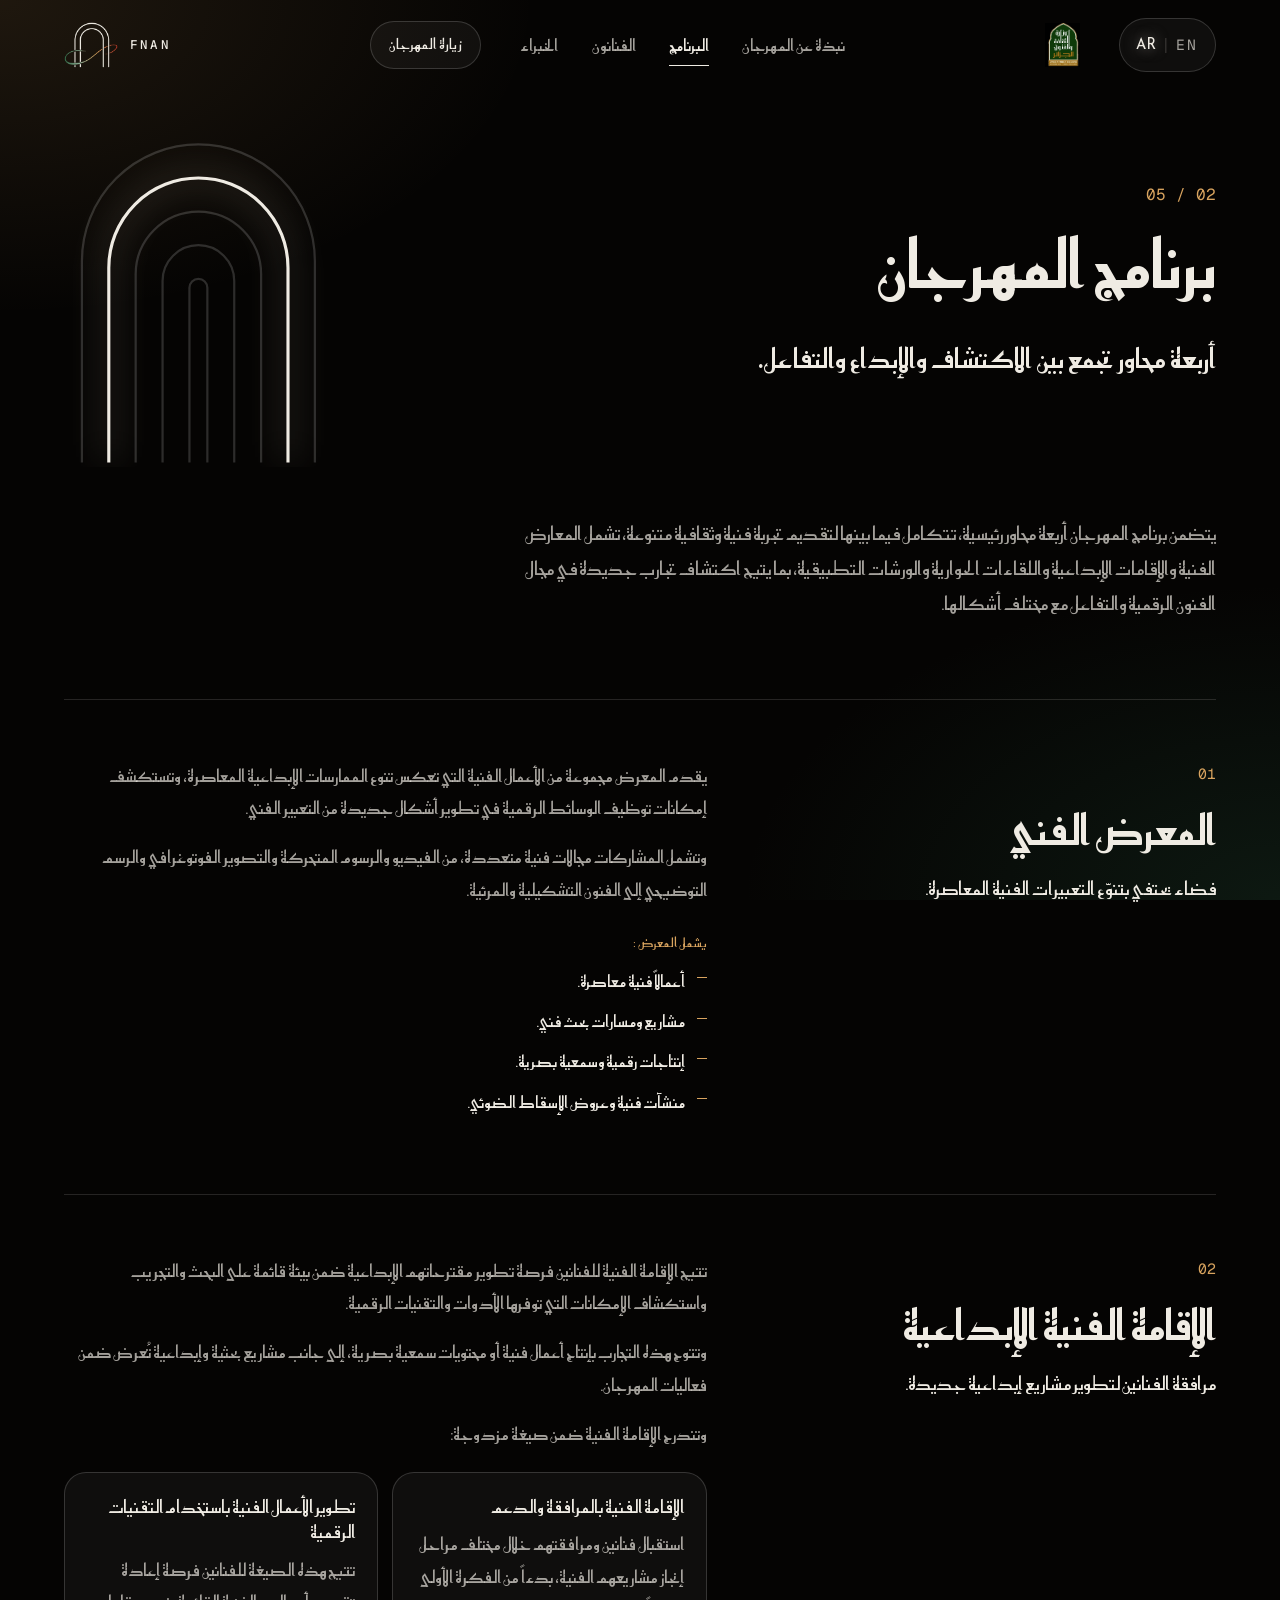
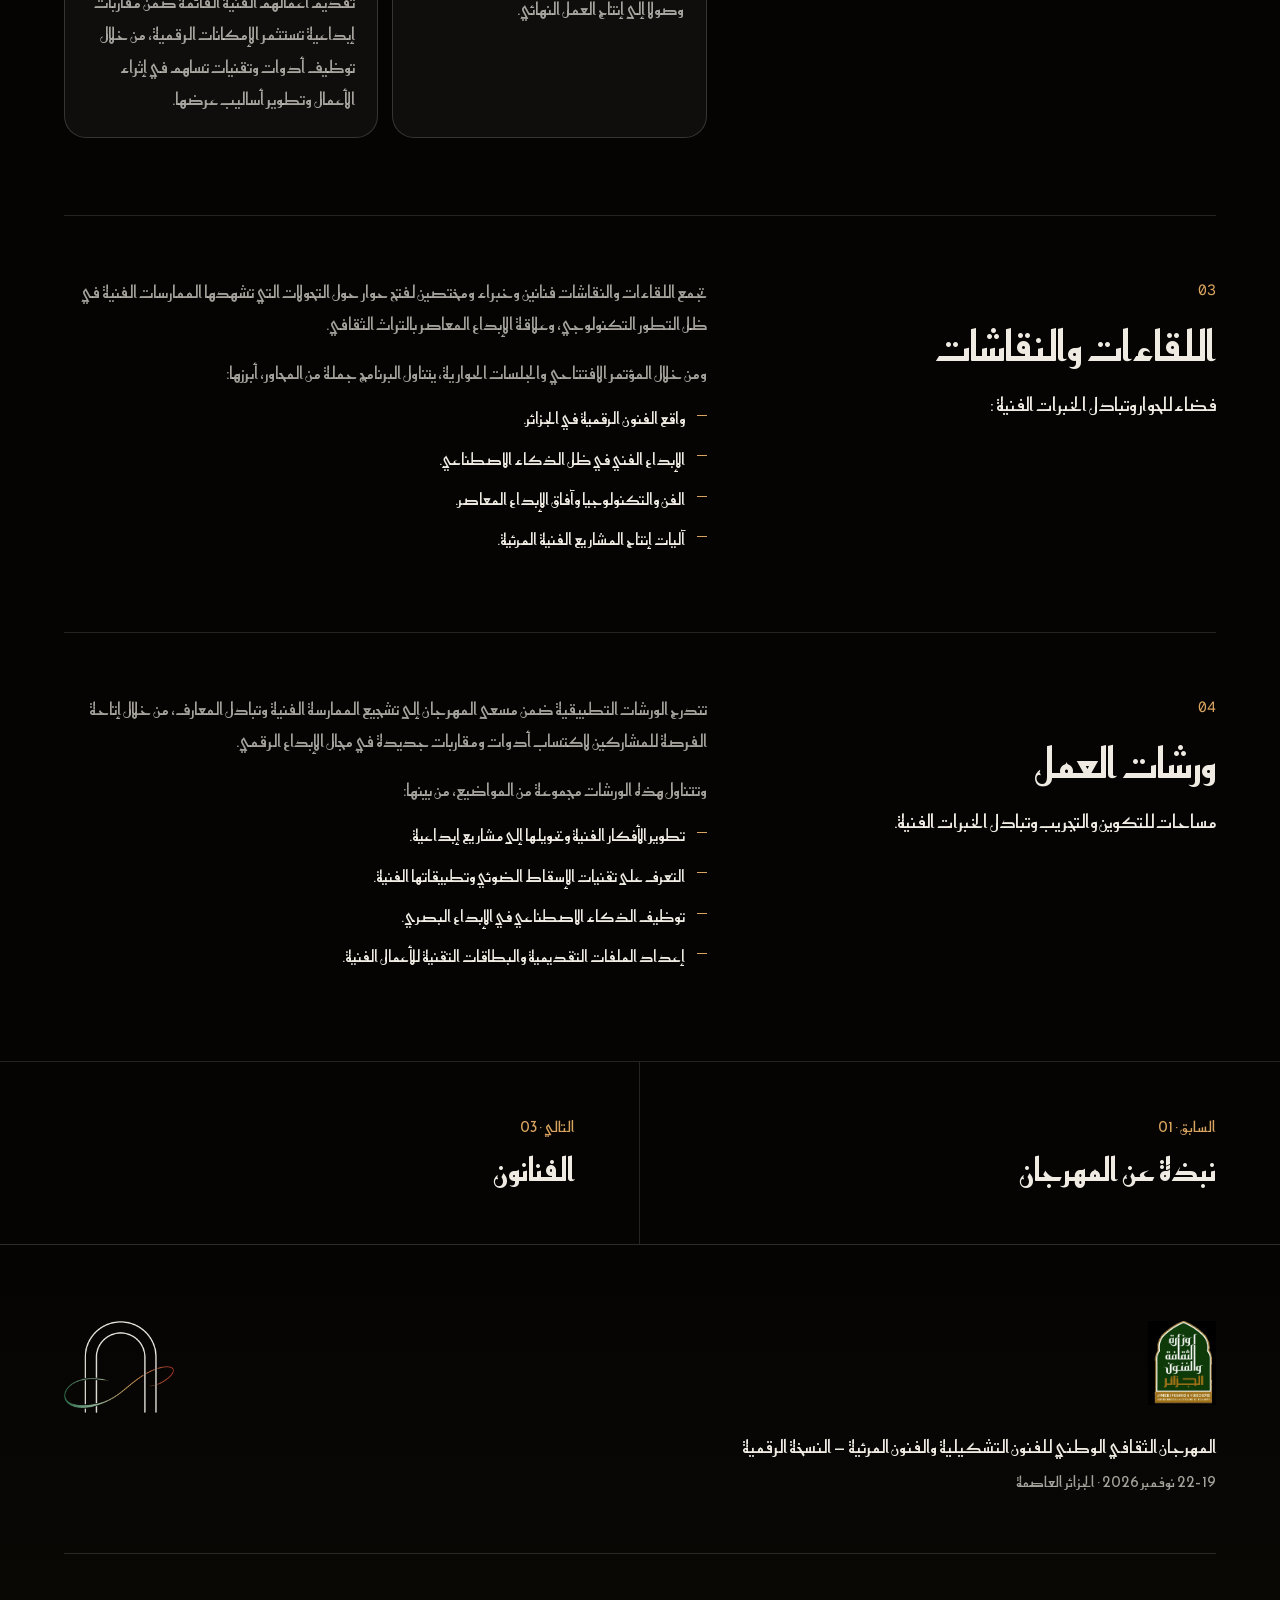
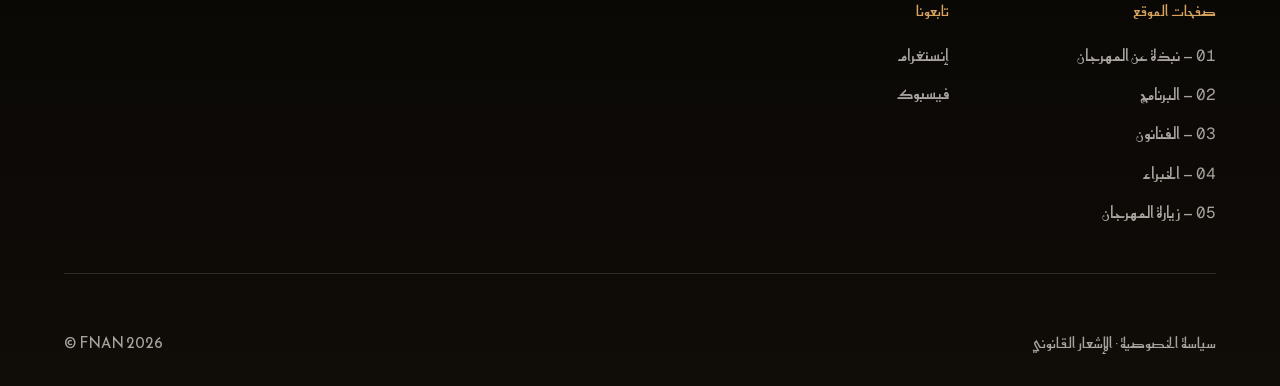
<file: ar/programme.html>
<!doctype html>
<html lang="ar" dir="rtl">
<head>
<meta charset="utf-8">
<meta name="viewport" content="width=device-width, initial-scale=1">
<title>برنامج المهرجان — FNAN</title>
<meta name="description" content="أربعة محاور تجمع بين الاكتشاف والإبداع والتفاعل: المعرض الفني، الإقامة الفنية الإبداعية، اللقاءات والنقاشات وورشات العمل.">
<meta name="theme-color" content="#050403">
<link rel="icon" type="image/webp" href="../assets/logo-mark-small.webp">
<link rel="alternate" hreflang="en" href="../programme.html">
<link rel="alternate" hreflang="ar" href="programme.html">
<meta property="og:title" content="برنامج المهرجان — FNAN">
<meta property="og:description" content="أربعة محاور تجمع بين الاكتشاف والإبداع والتفاعل: المعرض الفني، الإقامة الفنية الإبداعية، اللقاءات والنقاشات وورشات العمل.">
<meta property="og:locale" content="ar_DZ">
<meta property="og:image" content="../assets/kv.webp">
<link rel="preconnect" href="https://fonts.googleapis.com">
<link rel="preconnect" href="https://fonts.gstatic.com" crossorigin>
<link href="https://fonts.googleapis.com/css2?family=Reem+Kufi:wght@400;500;600;700&family=Geist+Mono:wght@400;500&family=Syne:wght@400;500;600;700&display=swap" rel="stylesheet">
<link rel="stylesheet" href="../assets/site.css">
</head>
<body class="inner">
<header class="hdr" id="hdr">
  <a class="brand" href="index.html" aria-label="FNAN">
    <img src="../assets/logo-mark-small.webp" alt="" width="54" height="46">
    <span>FNAN</span>
  </a>
  <nav class="nav" id="nav" aria-label="التنقل الرئيسي">
    <a href="about.html">نبذة عن المهرجان</a><a href="programme.html" aria-current="page">البرنامج</a><a href="artists.html">الفنانون</a><a href="experts.html">الخبراء</a>
    <a class="cta mono" href="visit.html">زيارة المهرجان</a>
  </nav>
  <img class="hdr-min" src="../assets/logo-culture.webp" alt="وزارة الثقافة والفنون - الجزائر" width="36" height="44">
  <div class="lang mono" role="group" aria-label="Language">
    <a href="programme.html" hreflang="ar" lang="ar" aria-current="true">AR</a><span aria-hidden="true">|</span><a href="../programme.html" hreflang="en" lang="en">EN</a>
  </div>
  <button class="burger" id="burger" type="button" aria-label="Menu" aria-expanded="false" aria-controls="nav"><span></span><span></span></button>
</header>
<main><section class="page-hero">
  <p class="num">02 / 05</p>
  <h1>برنامج المهرجان</h1>
  <p class="lead">أربعة محاور تجمع بين الاكتشاف والإبداع والتفاعل.</p>
  <svg class="page-arch" viewBox="0 0 120 150" aria-hidden="true"><path class="a1" d="M8.0,148 V58.0 A52.0 52.0 0 0 1 112.0,58.0 V148"/><path class="a2 on" d="M20.0,148 V61.0 A40.0 40.0 0 0 1 100.0,61.0 V148"/><path class="a3" d="M32.0,148 V64.0 A28.0 28.0 0 0 1 88.0,64.0 V148"/><path class="a4" d="M44.0,148 V67.0 A16.0 16.0 0 0 1 76.0,67.0 V148"/><path class="a5" d="M56.0,148 V70.0 A4.0 4.0 0 0 1 64.0,70.0 V148"/></svg>
</section>
<div class="wrap">
  <p class="prose rv"><span class="intro">يتضمن برنامج المهرجان أربعة محاور رئيسية، تتكامل فيما بينها لتقديم تجربة فنية وثقافية متنوعة، تشمل المعارض الفنية والإقامات الإبداعية واللقاءات الحوارية والورشات التطبيقية، بما يتيح اكتشاف تجارب جديدة في مجال الفنون الرقمية والتفاعل مع مختلف أشكالها.</span></p>
  <section class="act rv">
    <div class="head"><span class="n mono">01</span><h2>المعرض الفني</h2><p class="tag">فضاء يحتفي بتنوّع التعبيرات الفنية المعاصرة.</p></div>
    <div class="body"><p>يقدم المعرض مجموعة من الأعمال الفنية التي تعكس تنوع الممارسات الإبداعية المعاصرة، وتستكشف إمكانات توظيف الوسائط الرقمية في تطوير أشكال جديدة من التعبير الفني.</p><p>وتشمل المشاركات مجالات فنية متعددة، من الفيديو والرسوم المتحركة والتصوير الفوتوغرافي والرسم التوضيحي إلى الفنون التشكيلية والمرئية.</p><h3>يشمل المعرض :</h3><ul class="list"><li>أعمالاً فنية معاصرة.</li><li>مشاريع ومسارات بحث فني.</li><li>إنتاجات رقمية وسمعية بصرية.</li><li>منشآت فنية وعروض الإسقاط الضوئي.</li></ul></div>
  </section>
  <section class="act rv">
    <div class="head"><span class="n mono">02</span><h2>الإقامة الفنية الإبداعية</h2><p class="tag">مرافقة الفنانين لتطوير مشاريع إبداعية جديدة.</p></div>
    <div class="body"><p>تتيح الإقامة الفنية للفنانين فرصة تطوير مقترحاتهم الإبداعية ضمن بيئة قائمة على البحث والتجريب واستكشاف الإمكانات التي توفرها الأدوات والتقنيات الرقمية.</p><p>وتتوج هذه التجارب بإنتاج أعمال فنية أو محتويات سمعية بصرية، إلى جانب مشاريع بحثية وإبداعية تُعرض ضمن فعاليات المهرجان.</p><p>وتندرج الإقامة الفنية ضمن صيغة مزدوجة:</p><div class="formats"><article class="card"><h3>الإقامة الفنية بالمرافقة والدعم</h3><p>استقبال فنانين ومرافقتهم خلال مختلف مراحل إنجاز مشاريعهم الفنية، بدءاً من الفكرة الأولى وصولاً إلى إنتاج العمل النهائي.</p></article><article class="card"><h3>تطوير الأعمال الفنية باستخدام التقنيات الرقمية</h3><p>تتيح هذه الصيغة للفنانين فرصة إعادة تقديم أعمالهم الفنية القائمة ضمن مقاربات إبداعية تستثمر الإمكانات الرقمية، من خلال توظيف أدوات وتقنيات تساهم في إثراء الأعمال وتطوير أساليب عرضها.</p></article></div></div>
  </section>
  <section class="act rv">
    <div class="head"><span class="n mono">03</span><h2>اللقاءات والنقاشات</h2><p class="tag">فضاء للحوار وتبادل الخبرات الفنية :</p></div>
    <div class="body"><p>تجمع اللقاءات والنقاشات فنانين وخبراء ومختصين لفتح حوار حول التحولات التي تشهدها الممارسات الفنية في ظل التطور التكنولوجي، وعلاقة الإبداع المعاصر بالتراث الثقافي.</p><p>ومن خلال المؤتمر الافتتاحي والجلسات الحوارية، يتناول البرنامج جملة من المحاور، أبرزها:</p><ul class="list"><li>واقع الفنون الرقمية في الجزائر.</li><li>الإبداع الفني في ظل الذكاء الاصطناعي.</li><li>الفن والتكنولوجيا وآفاق الإبداع المعاصر.</li><li>آليات إنتاج المشاريع الفنية المرئية.</li></ul></div>
  </section>
  <section class="act rv">
    <div class="head"><span class="n mono">04</span><h2>ورشات العمل</h2><p class="tag">مساحات للتكوين والتجريب وتبادل الخبرات الفنية.</p></div>
    <div class="body"><p>تندرج الورشات التطبيقية ضمن مسعى المهرجان إلى تشجيع الممارسة الفنية وتبادل المعارف، من خلال إتاحة الفرصة للمشاركين لاكتساب أدوات ومقاربات جديدة في مجال الإبداع الرقمي.</p><p>وتتناول هذه الورشات مجموعة من المواضيع، من بينها:</p><ul class="list"><li>تطوير الأفكار الفنية وتحويلها إلى مشاريع إبداعية.</li><li>التعرف على تقنيات الإسقاط الضوئي وتطبيقاتها الفنية.</li><li>توظيف الذكاء الاصطناعي في الإبداع البصري.</li><li>إعداد الملفات التقديمية والبطاقات التقنية للأعمال الفنية.</li></ul></div>
  </section>
</div>
</main><nav class="pager" aria-label="الصفحات"><a href="about.html"><span class="k mono">السابق · 01</span><span class="t">نبذة عن المهرجان</span></a><a href="artists.html"><span class="k mono">التالي · 03</span><span class="t">الفنانون</span></a></nav><footer class="ftr">
  <div class="ftr-top">
    <img class="ftr-mark" src="../assets/logo-mark.webp" alt="FNAN" width="110" height="92">
    <img class="logo-min" src="../assets/logo-culture.webp" alt="وزارة الثقافة والفنون - الجزائر" width="69" height="84">
  </div>
  <div class="ftr-name">المهرجان الثقافي الوطني للفنون التشكيلية والفنون المرئية — النسخة الرقمية</div>
  <div class="ftr-date mono">19–22 نوفمبر 2026 · الجزائر العاصمة</div>
  <div class="ftr-cols">
    <div><h4 class="mono">صفحات الموقع</h4><ul><li><a href="about.html"><span class="n">01</span> — نبذة عن المهرجان</a></li><li><a href="programme.html"><span class="n">02</span> — البرنامج</a></li><li><a href="artists.html"><span class="n">03</span> — الفنانون</a></li><li><a href="experts.html"><span class="n">04</span> — الخبراء</a></li><li><a href="visit.html"><span class="n">05</span> — زيارة المهرجان</a></li></ul></div>
    <div><h4 class="mono">تابعونا</h4><ul>
      <li><a href="https://www.instagram.com/algeria.visual.arts.festival" target="_blank" rel="noopener">إنستغرام</a></li><li><a href="https://www.facebook.com/share/1N61yh9TeK/" target="_blank" rel="noopener">فيسبوك</a></li></ul></div>
  </div>
  <div class="ftr-bot mono">
    <span><a href="#">سياسة الخصوصية</a> · <a href="#">الإشعار القانوني</a></span>
    <span dir="ltr">© FNAN 2026</span>
  </div>
</footer>
<script src="../assets/site.js"></script>
</body>
</html>
</file>
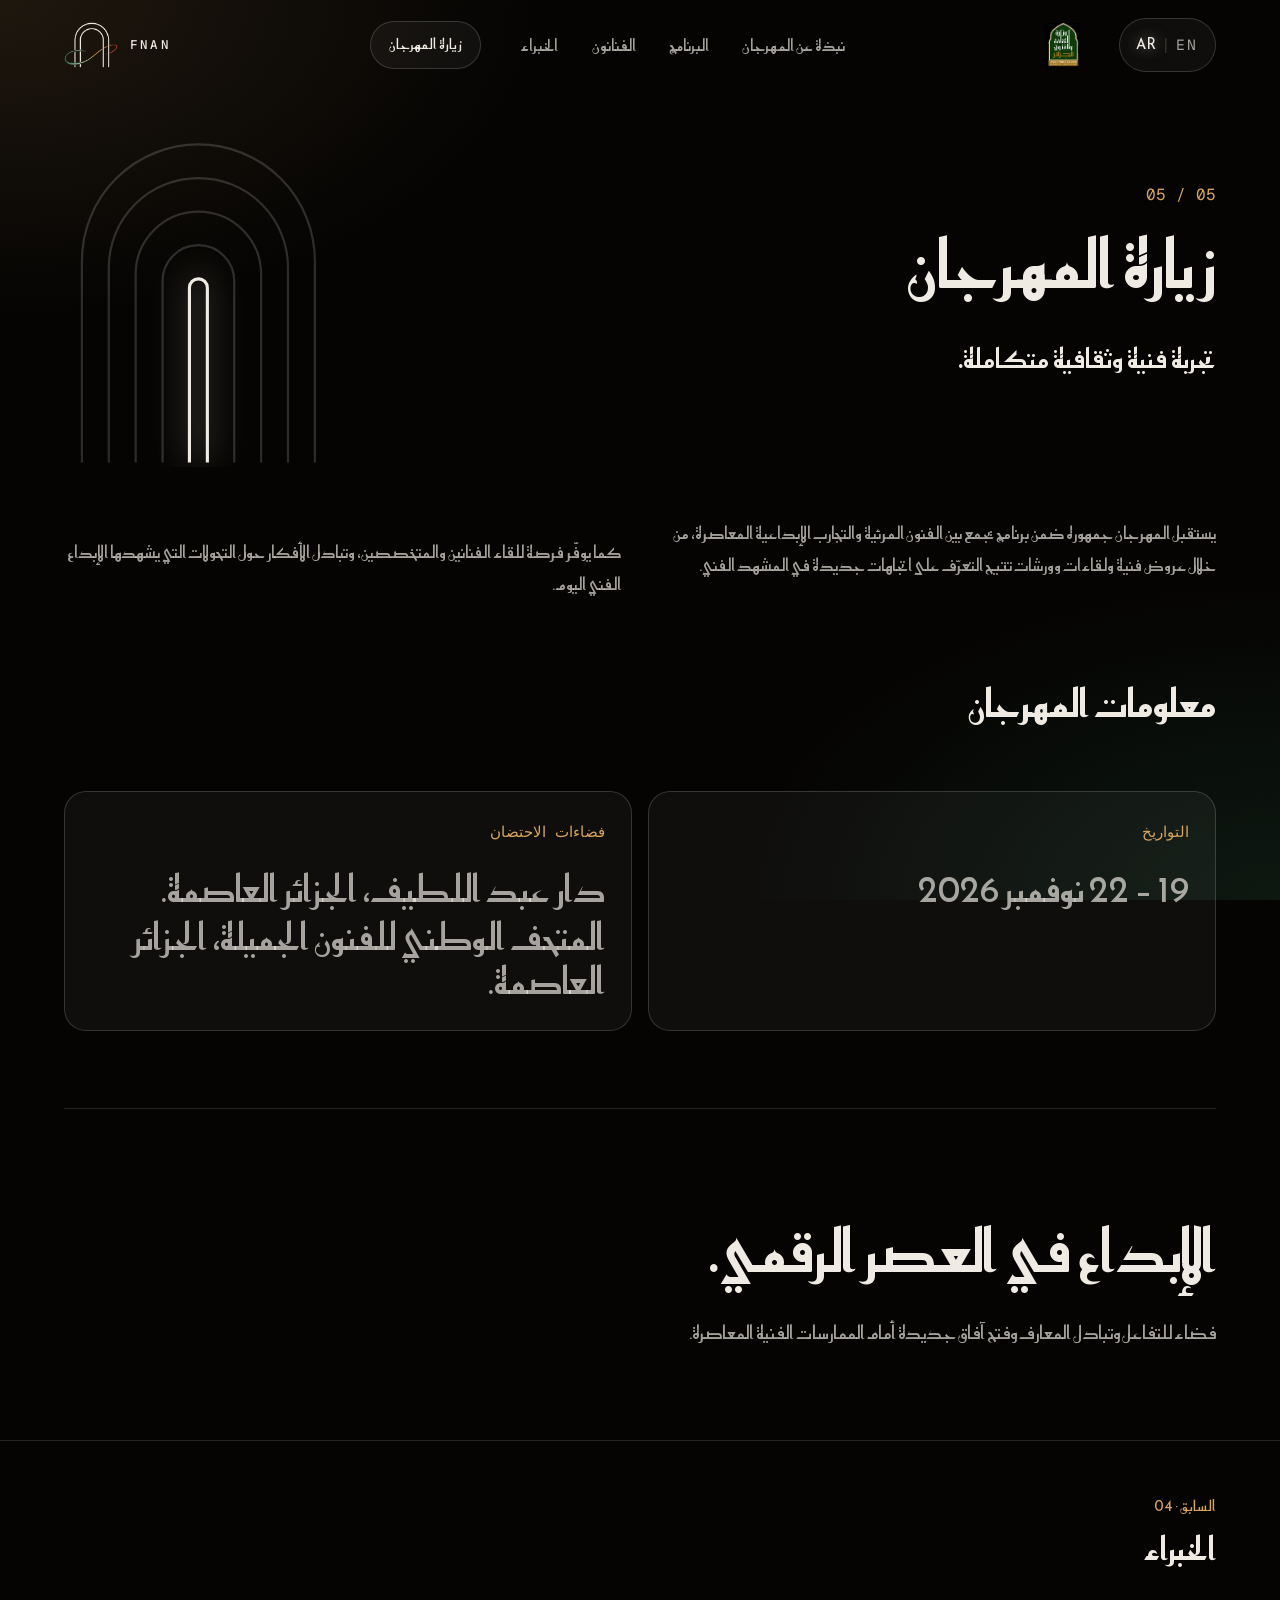
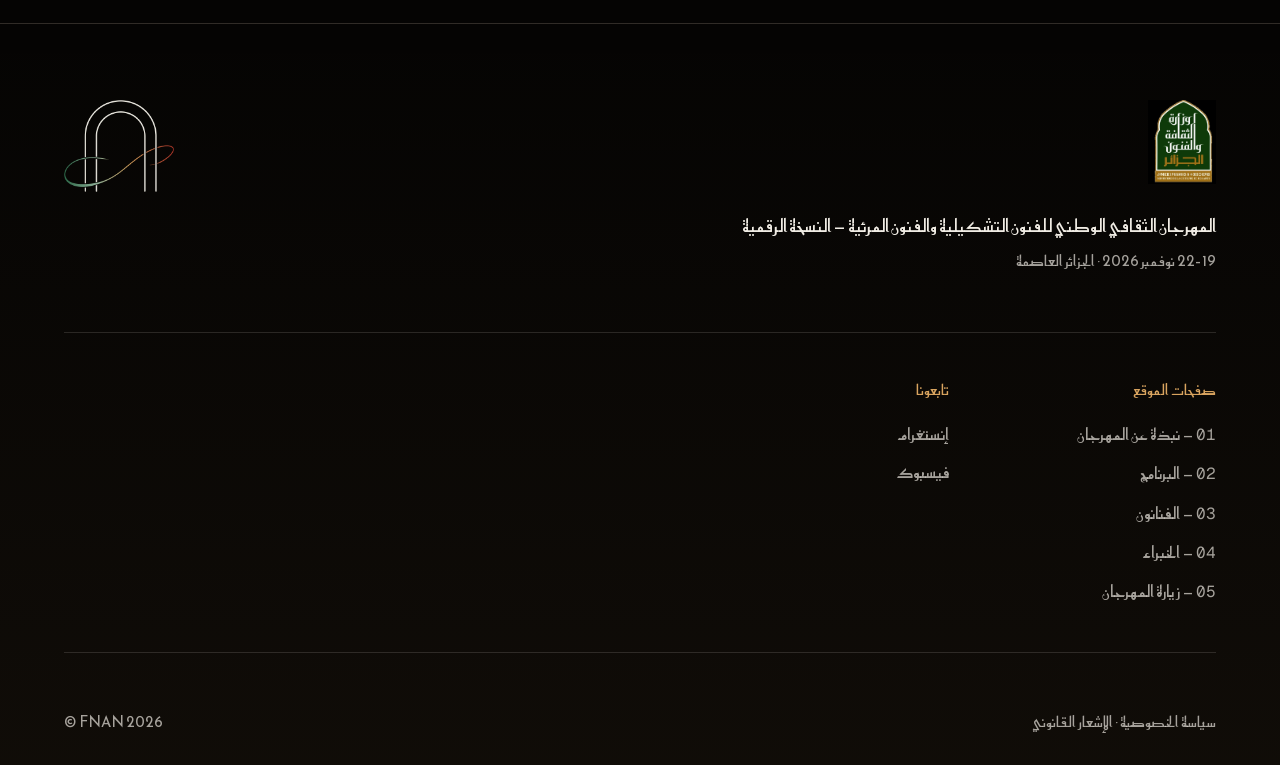
<file: ar/visit.html>
<!doctype html>
<html lang="ar" dir="rtl">
<head>
<meta charset="utf-8">
<meta name="viewport" content="width=device-width, initial-scale=1">
<title>زيارة المهرجان — FNAN</title>
<meta name="description" content="19–22 نوفمبر 2026 في دار عبد اللطيف والمتحف الوطني للفنون الجميلة، الجزائر العاصمة.">
<meta name="theme-color" content="#050403">
<link rel="icon" type="image/webp" href="../assets/logo-mark-small.webp">
<link rel="alternate" hreflang="en" href="../visit.html">
<link rel="alternate" hreflang="ar" href="visit.html">
<meta property="og:title" content="زيارة المهرجان — FNAN">
<meta property="og:description" content="19–22 نوفمبر 2026 في دار عبد اللطيف والمتحف الوطني للفنون الجميلة، الجزائر العاصمة.">
<meta property="og:locale" content="ar_DZ">
<meta property="og:image" content="../assets/kv.webp">
<link rel="preconnect" href="https://fonts.googleapis.com">
<link rel="preconnect" href="https://fonts.gstatic.com" crossorigin>
<link href="https://fonts.googleapis.com/css2?family=Reem+Kufi:wght@400;500;600;700&family=Geist+Mono:wght@400;500&family=Syne:wght@400;500;600;700&display=swap" rel="stylesheet">
<link rel="stylesheet" href="../assets/site.css">
</head>
<body class="inner">
<header class="hdr" id="hdr">
  <a class="brand" href="index.html" aria-label="FNAN">
    <img src="../assets/logo-mark-small.webp" alt="" width="54" height="46">
    <span>FNAN</span>
  </a>
  <nav class="nav" id="nav" aria-label="التنقل الرئيسي">
    <a href="about.html">نبذة عن المهرجان</a><a href="programme.html">البرنامج</a><a href="artists.html">الفنانون</a><a href="experts.html">الخبراء</a>
    <a class="cta mono" href="visit.html" aria-current="page">زيارة المهرجان</a>
  </nav>
  <img class="hdr-min" src="../assets/logo-culture.webp" alt="وزارة الثقافة والفنون - الجزائر" width="36" height="44">
  <div class="lang mono" role="group" aria-label="Language">
    <a href="visit.html" hreflang="ar" lang="ar" aria-current="true">AR</a><span aria-hidden="true">|</span><a href="../visit.html" hreflang="en" lang="en">EN</a>
  </div>
  <button class="burger" id="burger" type="button" aria-label="Menu" aria-expanded="false" aria-controls="nav"><span></span><span></span></button>
</header>
<main><section class="page-hero">
  <p class="num">05 / 05</p>
  <h1>زيارة المهرجان</h1>
  <p class="lead">تجربة فنية وثقافية متكاملة.</p>
  <svg class="page-arch" viewBox="0 0 120 150" aria-hidden="true"><path class="a1" d="M8.0,148 V58.0 A52.0 52.0 0 0 1 112.0,58.0 V148"/><path class="a2" d="M20.0,148 V61.0 A40.0 40.0 0 0 1 100.0,61.0 V148"/><path class="a3" d="M32.0,148 V64.0 A28.0 28.0 0 0 1 88.0,64.0 V148"/><path class="a4" d="M44.0,148 V67.0 A16.0 16.0 0 0 1 76.0,67.0 V148"/><path class="a5 on" d="M56.0,148 V70.0 A4.0 4.0 0 0 1 64.0,70.0 V148"/></svg>
</section>
<div class="wrap">
  <div class="cols prose rv">
    <p>يستقبل المهرجان جمهوره ضمن برنامج يجمع بين الفنون المرئية والتجارب الإبداعية المعاصرة، من خلال عروض فنية ولقاءات وورشات تتيح التعرّف على اتجاهات جديدة في المشهد الفني.</p>
    <p>كما يوفّر فرصة للقاء الفنانين والمتخصصين، وتبادل الأفكار حول التحولات التي يشهدها الإبداع الفني اليوم.</p>
  </div>
  <section>
    <h2 class="sec-title rv">معلومات المهرجان</h2>
    <div class="info">
      <article class="card rv"><span class="n mono">التواريخ</span><p class="big">19 – 22 نوفمبر 2026</p></article>
      <article class="card rv"><span class="n mono">فضاءات الاحتضان</span>
        <p class="big">دار عبد اللطيف، الجزائر العاصمة.</p>
        <p class="big">المتحف الوطني للفنون الجميلة، الجزائر العاصمة.</p></article>
    </div>
  </section>
  <section class="signature rv">
    <h2>الإبداع في العصر الرقمي.</h2>
    <p>فضاء للتفاعل وتبادل المعارف وفتح آفاق جديدة أمام الممارسات الفنية المعاصرة.</p>
  </section>
</div>
</main><nav class="pager" aria-label="الصفحات"><a href="experts.html"><span class="k mono">السابق · 04</span><span class="t">الخبراء</span></a><span class="empty"></span></nav><footer class="ftr">
  <div class="ftr-top">
    <img class="ftr-mark" src="../assets/logo-mark.webp" alt="FNAN" width="110" height="92">
    <img class="logo-min" src="../assets/logo-culture.webp" alt="وزارة الثقافة والفنون - الجزائر" width="69" height="84">
  </div>
  <div class="ftr-name">المهرجان الثقافي الوطني للفنون التشكيلية والفنون المرئية — النسخة الرقمية</div>
  <div class="ftr-date mono">19–22 نوفمبر 2026 · الجزائر العاصمة</div>
  <div class="ftr-cols">
    <div><h4 class="mono">صفحات الموقع</h4><ul><li><a href="about.html"><span class="n">01</span> — نبذة عن المهرجان</a></li><li><a href="programme.html"><span class="n">02</span> — البرنامج</a></li><li><a href="artists.html"><span class="n">03</span> — الفنانون</a></li><li><a href="experts.html"><span class="n">04</span> — الخبراء</a></li><li><a href="visit.html"><span class="n">05</span> — زيارة المهرجان</a></li></ul></div>
    <div><h4 class="mono">تابعونا</h4><ul>
      <li><a href="https://www.instagram.com/algeria.visual.arts.festival" target="_blank" rel="noopener">إنستغرام</a></li><li><a href="https://www.facebook.com/share/1N61yh9TeK/" target="_blank" rel="noopener">فيسبوك</a></li></ul></div>
  </div>
  <div class="ftr-bot mono">
    <span><a href="#">سياسة الخصوصية</a> · <a href="#">الإشعار القانوني</a></span>
    <span dir="ltr">© FNAN 2026</span>
  </div>
</footer>
<script src="../assets/site.js"></script>
</body>
</html>
</file>
<file: assets/site.css>
/* FNAN — feuille de style commune */
:root{
  --bg:#050403; --bg2:#0d1110;
  --ink:#EFEBE3; --soft:rgba(239,235,227,.68); --faint:rgba(239,235,227,.14);
  --palmier:#2E6A4B; --sauge:#93B49C; --sable:#D9A45F; --red:#B5382B; --warm:#EFEBE3;
  --glass:rgba(255,255,255,.045); --glass-edge:rgba(255,255,255,.16);
  --pad:clamp(20px,5vw,80px);
  --ease:cubic-bezier(.2,.7,.2,1); --spring:cubic-bezier(.34,1.56,.64,1);
}
*{box-sizing:border-box;margin:0}
html{background:var(--bg);scroll-behavior:smooth}
body{
  background:var(--bg);color:var(--ink);min-height:100vh;
  font-family:'Syne',system-ui,sans-serif;font-weight:400;line-height:1.6;
  -webkit-font-smoothing:antialiased;overflow-x:hidden;
}
@view-transition{navigation:auto}
a{color:inherit}
:focus-visible{outline:2px solid var(--warm);outline-offset:3px;border-radius:4px}
.sr{position:absolute;width:1px;height:1px;overflow:hidden;clip:rect(0 0 0 0);white-space:nowrap}

.mono{font-family:'Geist Mono',ui-monospace,monospace;font-size:.72rem;letter-spacing:.18em;text-transform:uppercase}

/* ---------- Header ---------- */
.hdr{
  position:fixed;inset:0 0 auto 0;z-index:50;display:flex;align-items:center;gap:clamp(16px,3vw,48px);
  padding:18px var(--pad);transition:background .5s,backdrop-filter .5s,padding .5s var(--ease);
}
.hdr.scrolled{background:rgba(5,4,3,.74);-webkit-backdrop-filter:blur(16px) saturate(1.4);backdrop-filter:blur(16px) saturate(1.4);padding-block:12px;
  box-shadow:0 1px 0 var(--faint)}
.brand{display:flex;align-items:center;gap:12px;text-decoration:none}
.brand img{height:46px;width:auto;transition:transform .6s var(--spring)}
.brand:hover img{transform:translateY(-3px)}
.brand span{font-family:'Geist Mono',monospace;font-size:.78rem;font-weight:500;letter-spacing:.26em}
.hdr{direction:ltr}
.hdr-min{height:44px;width:auto;flex:none}
.lang{display:flex;align-items:center;gap:6px;flex:none;padding:8px 14px;border:1px solid var(--glass-edge);border-radius:999px;background:var(--glass)}
.lang a{text-decoration:none;color:var(--soft);padding:4px 2px;transition:color .3s}
.lang a:hover{color:var(--ink)}
.lang a[aria-current=true]{color:var(--ink);text-shadow:0 0 14px rgba(239,235,227,.5)}
.lang span{color:var(--faint)}
.nav{display:flex;align-items:center;gap:clamp(18px,2.6vw,40px);margin-inline:auto}
.nav a{position:relative;text-decoration:none;font-size:.95rem;padding:6px 0;color:var(--soft);transition:color .3s}
.nav a::after{content:"";position:absolute;inset:auto 0 0 0;height:1px;background:var(--ink);transform:scaleX(0);transform-origin:left;transition:transform .5s var(--ease)}
.nav a:hover,.nav a[aria-current=page]{color:var(--ink)}
.nav a:hover::after,.nav a[aria-current=page]::after{transform:scaleX(1)}
.nav .cta{
  margin-inline-start:6px;padding:9px 18px;border:1px solid var(--glass-edge);border-radius:999px;color:var(--ink);
  background:var(--glass);font-size:.74rem;
}
.nav .cta::after{display:none}
.nav .cta:hover{background:rgba(255,255,255,.14);transform:translateY(-1px)}
.burger{display:none;background:none;border:0;width:40px;height:40px;cursor:pointer;position:relative}
.burger span{position:absolute;left:9px;right:9px;height:1.5px;background:var(--ink);transition:transform .5s var(--ease),top .5s var(--ease)}
.burger span:first-child{top:16px}.burger span:last-child{top:23px}
.burger[aria-expanded=true] span:first-child{top:20px;transform:rotate(45deg)}
.burger[aria-expanded=true] span:last-child{top:20px;transform:rotate(-45deg)}
@media (max-width:1080px){
  .burger{display:block;margin-inline-start:0}
  .hdr-min{margin-inline-start:auto}
  .lang{padding:6px 10px}
  .nav{
    position:fixed;inset:0;z-index:-1;flex-direction:column;justify-content:center;gap:26px;margin:0;
    background:rgba(4,7,6,.94);-webkit-backdrop-filter:blur(20px);backdrop-filter:blur(20px);
    opacity:0;visibility:hidden;transform:translateY(-12px);transition:opacity .5s,transform .6s var(--ease),visibility .5s;
  }
  .nav a{font-size:1.6rem;font-weight:400;color:var(--ink)}
  .nav .cta{font-size:.8rem;margin:10px 0 0}
  .hdr.open .nav{opacity:1;visibility:visible;transform:none}
}

/* ---------- Hero ---------- */
@property --r{syntax:'<percentage>';inherits:false;initial-value:0%}
.hero{position:relative;min-height:100svh;min-height:max(100svh,640px);overflow:hidden;background:var(--bg);isolation:isolate}
.kv{position:absolute;inset:0;z-index:0}
.kv-box{
  --r:150%;
  position:absolute;height:150svh;aspect-ratio:1333/2000;top:-41.5svh;right:0;
  transform-origin:66% 81%;
  transform:translate3d(var(--px,0px),calc(var(--py,0px) - var(--sy,0px)),0) scale(var(--sc,1));
  -webkit-mask-image:radial-gradient(circle at 66% 81%,#000 var(--r),transparent calc(var(--r) + 30%)),linear-gradient(90deg,transparent 0,#000 26%);
  -webkit-mask-composite:source-in;
  mask-image:radial-gradient(circle at 66% 81%,#000 var(--r),transparent calc(var(--r) + 30%)),linear-gradient(90deg,transparent 0,#000 26%);
  mask-composite:intersect;
  animation:reveal 3.6s var(--ease) .4s both;
}
@keyframes reveal{from{--r:0%}to{--r:150%}}
.kv-img,.kv-video{position:absolute;inset:0;width:100%;height:100%;object-fit:cover}
.kv-video{opacity:0;transition:opacity 1.2s}
.kv-video.on{opacity:1}
.kv-light{position:absolute;mix-blend-mode:screen;filter:blur(26px);pointer-events:none;animation:drift 11s ease-in-out infinite alternate}
.kv-light.g{left:0;top:52%;width:48%;height:42%;background:radial-gradient(closest-side,rgba(63,156,120,.6),transparent)}
.kv-light.r{left:58%;top:50%;width:46%;height:44%;background:radial-gradient(closest-side,rgba(226,65,47,.55),transparent);animation-delay:-5s;animation-duration:13s}
@keyframes drift{from{transform:translate3d(-4%,-3%,0) scale(.94);opacity:.55}to{transform:translate3d(5%,4%,0) scale(1.08);opacity:1}}
.kv-door{position:absolute;left:66%;top:81%;width:22%;aspect-ratio:1;transform:translate(-50%,-50%);mix-blend-mode:screen;
  background:radial-gradient(closest-side,rgba(255,241,220,.42),transparent);animation:breathe 7s ease-in-out infinite alternate;pointer-events:none}
@keyframes breathe{from{opacity:.35;transform:translate(-50%,-50%) scale(.9)}to{opacity:1;transform:translate(-50%,-50%) scale(1.08)}}
.kv-sweep{position:absolute;inset:0;mix-blend-mode:screen;pointer-events:none;
  background:linear-gradient(105deg,transparent 38%,rgba(255,241,220,.12) 50%,transparent 62%);
  transform:translateX(-130%);animation:sweep 10s ease-in-out 4.2s infinite}
@keyframes sweep{0%{transform:translateX(-130%)}45%,100%{transform:translateX(130%)}}
.kv-shade{position:absolute;inset:0;pointer-events:none;
  background:
    linear-gradient(90deg,var(--bg) 0%,rgba(4,7,6,.85) 28%,transparent 58%),
    linear-gradient(0deg,var(--bg) 0%,transparent 22%),
    linear-gradient(180deg,rgba(4,7,6,.7),transparent 22%);
}
.kv-dark{position:absolute;inset:0;background:var(--bg);opacity:calc(var(--p,0) * .85);pointer-events:none}
.kv-fade{position:absolute;inset:0;background:var(--bg);animation:fadeout 1.8s var(--ease) .1s both;pointer-events:none}
@keyframes fadeout{to{opacity:0}}

.hero-copy{
  position:absolute;z-index:2;inset-inline-start:var(--pad);top:clamp(96px,16svh,150px);max-width:min(46vw,640px);
  opacity:calc(1 - var(--p,0) * 1.5);transform:translateY(calc(var(--p,0) * -30px));
}
.logos{display:flex;gap:12px;margin-bottom:clamp(22px,5svh,56px);flex-wrap:wrap}
.logo-min{height:64px;width:auto;display:block}
.ftr .logo-min{height:84px}
.logo-ph{padding:10px 14px;border:1px dashed var(--glass-edge);border-radius:10px;color:var(--soft)}
.hero h1{font-weight:400;line-height:1.02;letter-spacing:.01em;font-size:clamp(30px,3.7vw,62px);letter-spacing:-.01em;text-wrap:balance;
  animation:rise 1.4s var(--ease) 1.2s both}
.hero .edition{color:var(--sable);margin-bottom:16px;animation:rise 1.4s var(--ease) 1s both}
.hero .when{margin-top:clamp(18px,3svh,34px);font-size:clamp(1.05rem,1.8vw,1.5rem);font-weight:400;animation:rise 1.4s var(--ease) 1.5s both}
.hero .where{margin-top:10px;color:var(--soft);animation:rise 1.4s var(--ease) 1.7s both}
@keyframes rise{from{opacity:0;transform:translateY(18px)}to{opacity:1;transform:none}}

/* Navigation par les couches de l'arche */
.layers{position:absolute;z-index:3;inset-inline-start:var(--pad);bottom:clamp(28px,6svh,64px);display:flex;align-items:flex-end;gap:26px;
  opacity:calc(1 - var(--p,0) * 2)}
.layers>*{animation:rise 1.4s var(--ease) 2.1s both}
.layers-arch{width:74px;height:92px;flex:none;overflow:visible}
.layers-arch path{fill:none;stroke:rgba(255,255,255,.28);stroke-width:1.2;transition:stroke .4s,filter .4s}
.layers[data-active="1"] .a1,.layers[data-active="2"] .a2,.layers[data-active="3"] .a3,.layers[data-active="4"] .a4,.layers[data-active="5"] .a5,.layers[data-active="6"] .a6{
  stroke:var(--warm);filter:drop-shadow(0 0 6px rgba(255,241,220,.8))}
.layers ol{list-style:none;padding:0;display:grid;gap:2px}
.layers a{display:flex;gap:14px;align-items:baseline;text-decoration:none;padding:5px 0;color:var(--soft);transition:color .3s,transform .5s var(--spring)}
.layers a:hover,.layers a:focus-visible{color:var(--ink);transform:translateX(6px)}
.layers .n{color:var(--sable)}
.layers .t{font-size:.82rem}
.cue{position:absolute;z-index:3;left:50%;bottom:18px;transform:translateX(-50%);color:var(--soft);display:none;text-align:center}
@media (max-aspect-ratio:5/4){
  .kv-box{height:100svh;top:0;right:auto;left:calc(50vw - 43.3svh);-webkit-mask-image:radial-gradient(circle at 66% 81%,#000 var(--r),transparent calc(var(--r) + 30%));mask-image:radial-gradient(circle at 66% 81%,#000 var(--r),transparent calc(var(--r) + 30%))}
  .kv-shade{background:linear-gradient(180deg,var(--bg) 0%,rgba(4,7,6,.7) 28%,transparent 50%),linear-gradient(0deg,var(--bg),transparent 14%)}
  .hero-copy{max-width:none;inset-inline-end:var(--pad);top:clamp(84px,13svh,120px)}
  .hero h1{font-size:clamp(26px,7.4vw,46px)}
  .layers{display:none}
  .cue{display:block}
}

/* ---------- Portes (5 pages) ---------- */
.gates{padding:clamp(70px,12vw,150px) var(--pad);position:relative}
.gates h2,.sec-title{font-weight:400;letter-spacing:-.01em;font-size:clamp(1.6rem,3vw,2.5rem);line-height:1.15;margin-bottom:clamp(28px,5vw,60px)}
.gate{
  display:grid;grid-template-columns:auto 1fr auto;gap:clamp(16px,3vw,48px);align-items:center;
  padding:clamp(22px,3vw,36px) 0;border-top:1px solid var(--faint);text-decoration:none;position:relative;
  transition:padding .6s var(--ease),background .6s;
}
.gate:last-child{border-bottom:1px solid var(--faint)}
.gate::before{content:"";position:absolute;inset-block:0;inset-inline-start:0;width:2px;background:linear-gradient(var(--palmier),var(--sauge),var(--sable),var(--red));transform:scaleY(0);transition:transform .6s var(--ease)}
.gate:hover{padding-inline:22px;background:var(--glass)}
.gate:hover::before{transform:scaleY(1)}
.gate .n{color:var(--sable)}
.gate .t{font-size:clamp(1.3rem,2.6vw,2.1rem);font-weight:400;line-height:1.15}
.gate .d{color:var(--soft);margin-top:4px}
.gate .go{width:46px;height:46px;border:1px solid var(--glass-edge);border-radius:999px;display:grid;place-items:center;transition:transform .6s var(--spring),background .3s}
.gate:hover .go{transform:scale(1.12);background:rgba(255,255,255,.12)}

/* ---------- Pages intérieures ---------- */
body.inner{
  background:
    radial-gradient(60vw 50vh at 0% 0%,rgba(217,164,95,.12),transparent 70%),
    radial-gradient(60vw 50vh at 100% 100%,rgba(46,106,75,.20),transparent 70%),
    var(--bg);
  background-attachment:fixed;
}
.page-hero{position:relative;padding:clamp(130px,20vh,200px) var(--pad) clamp(40px,7vw,90px);overflow:hidden}
.page-hero .num{font-family:'Geist Mono',monospace;letter-spacing:.18em;color:var(--sable);margin-bottom:14px}
.page-hero h1{font-weight:400;font-size:clamp(2rem,5.2vw,4.4rem);line-height:1.08;letter-spacing:-.01em;max-width:16ch;text-wrap:balance}
.page-hero .lead{margin-top:clamp(18px,3vw,32px);font-size:clamp(1.15rem,2.2vw,1.7rem);font-weight:400;max-width:30ch;color:var(--ink)}
.page-arch{position:absolute;inset-block-end:0;inset-inline-end:var(--pad);width:clamp(130px,21vw,290px);opacity:.9;pointer-events:none}
.page-arch path{fill:none;stroke:rgba(255,255,255,.16);stroke-width:1}
.page-arch .on{stroke:var(--warm);stroke-width:1.4;filter:drop-shadow(0 0 8px rgba(255,241,220,.7))}
@media (max-width:700px){.page-arch{opacity:.35}}
.wrap{padding:clamp(20px,4vw,50px) var(--pad) clamp(40px,7vw,90px);display:grid;gap:clamp(36px,6vw,80px)}
.cols{display:grid;grid-template-columns:repeat(auto-fit,minmax(min(100%,320px),1fr));gap:clamp(20px,3vw,48px)}
.prose p{color:var(--soft);font-size:1.06rem;max-width:60ch}
.prose p+p{margin-top:1.1em}
.label{color:var(--sable);margin-bottom:14px}
.theme{
  padding:clamp(28px,5vw,64px);border:1px solid var(--glass-edge);border-radius:28px;background:var(--glass);
  -webkit-backdrop-filter:blur(14px);backdrop-filter:blur(14px);position:relative;overflow:hidden;
}
.theme::after{content:"";position:absolute;inset:auto -10% -60% 40%;height:100%;background:radial-gradient(closest-side,rgba(217,164,95,.16),transparent);pointer-events:none}
.theme h2{font-weight:400;font-size:clamp(1.6rem,3.8vw,3.1rem);line-height:1.12;letter-spacing:-.01em;max-width:20ch;margin:6px 0 20px}
.theme p{color:var(--soft);max-width:54ch;font-size:1.08rem}
.cards{display:grid;grid-template-columns:repeat(auto-fit,minmax(min(100%,250px),1fr));gap:16px}
.card{
  padding:26px;border:1px solid var(--glass-edge);border-radius:22px;background:var(--glass);
  transition:transform .6s var(--spring),background .4s,border-color .4s;
}
.card:hover{transform:translateY(-6px);background:rgba(255,255,255,.07);border-color:rgba(255,255,255,.3)}
.card .n{color:var(--sable);display:block;margin-bottom:34px}
.card h3{font-weight:400;font-size:1.3rem;line-height:1.25;margin-bottom:10px}
.card p{color:var(--soft);font-size:.98rem}
.list{list-style:none;padding:0;display:grid;gap:10px;margin-top:14px}
.list li{position:relative;padding-inline-start:22px;color:var(--ink)}
.list li::before{content:"";position:absolute;inset-inline-start:0;top:.72em;width:10px;height:1px;background:var(--sable)}

.act{display:grid;grid-template-columns:minmax(0,.9fr) minmax(0,1.3fr);gap:clamp(24px,5vw,80px);padding-top:clamp(30px,5vw,60px);border-top:1px solid var(--faint)}
.act .head .n{color:var(--sable);margin-bottom:14px;display:block}
.act h2{font-weight:400;font-size:clamp(1.6rem,3.3vw,2.6rem);line-height:1.12;letter-spacing:-.01em}
.act .tag{margin-top:12px;font-size:1.15rem;color:var(--ink)}
.act .body p{color:var(--soft);font-size:1.06rem;max-width:60ch}
.act .body p+p{margin-top:1em}
.act .body h3{font-weight:400;font-size:.8rem;letter-spacing:.14em;text-transform:uppercase;color:var(--sable);margin:28px 0 4px}
.formats{display:grid;grid-template-columns:repeat(auto-fit,minmax(min(100%,230px),1fr));gap:14px;margin-top:22px}
.formats .card{padding:22px}
.formats .card h3{margin:0 0 8px;color:var(--ink);text-transform:none;letter-spacing:0;font-size:1.1rem;font-weight:400}
@media (max-width:800px){.act{grid-template-columns:1fr}}

.chips{display:flex;flex-wrap:wrap;gap:10px}
.chip{padding:10px 18px;border:1px solid var(--glass-edge);border-radius:999px;background:var(--glass)}
.profiles{display:grid;grid-template-columns:repeat(auto-fill,minmax(min(100%,210px),1fr));gap:18px}
.profile{border:1px solid var(--glass-edge);border-radius:22px;background:var(--glass);padding:14px 14px 20px;transition:transform .6s var(--spring),border-color .4s}
.profile:hover{transform:translateY(-6px);border-color:rgba(255,255,255,.32)}
.portrait{
  aspect-ratio:3/4;border-radius:999px 999px 14px 14px;margin-bottom:16px;position:relative;overflow:hidden;
  background:linear-gradient(160deg,rgba(46,106,75,.42),rgba(5,4,3,.2) 55%,rgba(181,56,43,.32));
  border:1px solid var(--glass-edge);
}
.portrait::after{content:"";position:absolute;left:50%;bottom:18%;width:36%;aspect-ratio:1;transform:translateX(-50%);
  background:radial-gradient(closest-side,rgba(255,241,220,.5),transparent)}
.profile h3{font-weight:400;font-size:1.1rem}
.profile p{color:var(--soft);font-size:.9rem}
.profile .soon{display:inline-block;margin-top:10px;color:var(--sable)}

.info{display:grid;grid-template-columns:repeat(auto-fit,minmax(min(100%,300px),1fr));gap:16px}
.info .card .big{font-weight:400;font-size:clamp(1.5rem,3vw,2.3rem);line-height:1.2;margin-top:4px}
.info .card .n{margin-bottom:22px}
.signature{padding:clamp(40px,8vw,110px) 0 0;border-top:1px solid var(--faint)}
.signature h2{font-weight:400;line-height:1.1;font-size:clamp(1.8rem,4.6vw,3.8rem);letter-spacing:-.01em;max-width:18ch}
.signature p{margin-top:22px;color:var(--soft);font-size:1.15rem;max-width:44ch}
.pager{display:grid;grid-template-columns:1fr 1fr;border-top:1px solid var(--faint)}
.pager a{padding:clamp(26px,4vw,52px) var(--pad);text-decoration:none;display:grid;gap:6px;transition:background .5s}
.pager a:hover{background:var(--glass)}
.pager a+a{border-inline-start:1px solid var(--faint);text-align:end}
.pager .k{color:var(--sable)}
.pager .t{font-size:clamp(1.2rem,2.6vw,2rem);font-weight:400}
.pager .empty{pointer-events:none}

/* ---------- Press & Media ---------- */
.note{color:var(--soft);margin:-30px 0 26px}
.docs{display:grid;grid-template-columns:repeat(auto-fit,minmax(min(100%,300px),1fr));gap:18px}
.doc{display:flex;flex-direction:column;border:1px solid var(--glass-edge);border-radius:22px;background:var(--glass);overflow:hidden;transition:transform .6s var(--spring),border-color .4s}
.doc:hover{transform:translateY(-6px);border-color:rgba(255,255,255,.32)}
.doc-thumb{display:block;background:#0d1110;aspect-ratio:3/2;overflow:hidden}
.doc-thumb img{width:100%;height:100%;object-fit:cover;object-position:top;display:block;transition:transform .8s var(--ease)}
.doc:hover .doc-thumb img{transform:scale(1.04)}
.doc-body{padding:22px 24px 26px;display:flex;flex-direction:column;flex:1}
.doc-body .n{color:var(--sable);margin-bottom:12px}
.doc-body h3{font-weight:400;font-size:1.3rem;line-height:1.25;margin-bottom:8px}
.doc-body p{color:var(--soft);font-size:.98rem}
.doc-body .meta{margin-top:10px;color:var(--sable)}
.btn{margin-top:auto;align-self:flex-start;display:inline-flex;align-items:center;gap:10px;padding:11px 18px;border:1px solid var(--glass-edge);border-radius:999px;background:var(--glass);text-decoration:none;color:var(--ink);transition:background .3s,transform .5s var(--spring)}
.doc-body p+.btn,.doc-body .meta+.btn{margin-top:20px}
.btn:hover,.btn:focus-visible{background:rgba(255,255,255,.14);transform:translateY(-2px)}
.contact{max-width:760px}
.contact .n{margin-bottom:22px}
.clist{list-style:none;padding:0;margin-top:22px;display:grid;gap:0}
.clist li{display:grid;grid-template-columns:110px 1fr;gap:16px;padding:14px 0;border-top:1px solid var(--faint);align-items:baseline}
.clist .mono{color:var(--sable)}
.clist a{color:var(--ink);text-underline-offset:4px;word-break:break-word}

/* ---------- Footer ---------- */
.ftr{border-top:1px solid var(--faint);padding:clamp(40px,6vw,80px) var(--pad) 28px;background:linear-gradient(180deg,transparent,rgba(217,164,95,.05))}
.ftr-top{direction:ltr;display:flex;justify-content:space-between;align-items:flex-start;gap:24px;flex-wrap:wrap}
.ftr-mark{height:92px;width:auto;display:block}
.ftr-name{margin-top:18px;font-size:1.1rem}
.ftr-date{color:var(--soft);margin-top:4px}
.ftr-cols{display:flex;gap:clamp(40px,10vw,140px);flex-wrap:wrap;margin-block:clamp(30px,5vw,56px);padding-block:clamp(24px,4vw,44px);border-block:1px solid var(--faint)}
.ftr h4{font-weight:400;color:var(--sable);margin-bottom:14px}
.ftr ul{list-style:none;padding:0;display:grid;gap:8px}
.ftr ul a{text-decoration:none;color:var(--soft);transition:color .3s}
.ftr ul a:hover{color:var(--ink)}
.ftr-bot{display:flex;justify-content:space-between;gap:16px;flex-wrap:wrap;color:var(--soft)}
.ftr-bot a{text-decoration:none}.ftr-bot a:hover{color:var(--ink)}

/* ---------- Apparition au défilement ---------- */
.js .rv{opacity:0;transform:translateY(26px);transition:opacity 1s var(--ease),transform 1s var(--ease)}
.js .rv.in{opacity:1;transform:none}
.js .page-hero>*,.js .page-arch{animation:rise 1.2s var(--ease) both}
.js .page-hero h1{animation-delay:.15s}.js .page-hero .lead{animation-delay:.3s}

@media (prefers-reduced-motion:reduce){
  *,*::before,*::after{animation:none!important;transition:none!important;scroll-behavior:auto!important}
  .js .rv{opacity:1;transform:none}
  .kv-fade{display:none}
}

/* ---------- Divers ---------- */
.intro{display:block;color:var(--soft);font-size:1.15rem;max-width:60ch}
.btn.is-disabled{opacity:.6;cursor:not-allowed;pointer-events:none}
.btn em{font-style:normal;color:var(--sable)}

/* ---------- Arabe (RTL) — charte : Reem Kufi, titres 600, textes 400 ---------- */
html[lang=ar] body{font-family:'Reem Kufi','Syne',system-ui,sans-serif;line-height:1.9}
html[lang=ar] *{letter-spacing:0!important}
html[lang=ar] .brand span{letter-spacing:.26em!important;font-family:'Geist Mono',monospace}
html[lang=ar] .lang a[lang=en]{font-family:'Geist Mono',monospace;letter-spacing:.18em!important}
html[lang=ar] .mono{font-family:'Reem Kufi',sans-serif;text-transform:none;font-size:.92rem}
html[lang=ar] .n{font-family:'Geist Mono',monospace}
html[lang=ar] h1,html[lang=ar] h2,html[lang=ar] h3,html[lang=ar] .gate .t,html[lang=ar] .pager .t,html[lang=ar] .tagline,html[lang=ar] .lead{font-weight:600;line-height:1.4}
html[lang=ar] .hero h1{line-height:1.3}
html[lang=ar] .hero .when{font-weight:500}
html[lang=ar] .page-hero h1{line-height:1.25}
html[lang=ar] .nav a{font-size:1rem}
html[lang=ar] .nav .cta{font-size:.9rem}
html[lang=ar] .card h3,html[lang=ar] .doc-body h3{line-height:1.45}
html[dir=rtl] .nav{direction:rtl}
html[dir=rtl] .nav a::after{transform-origin:right}
html[dir=rtl] .gate .go svg{transform:scaleX(-1)}
html[dir=rtl] .layers a:hover,html[dir=rtl] .layers a:focus-visible{transform:translateX(-6px)}
html[dir=rtl] .pager a+a{text-align:start}
html[dir=rtl] .pager a:first-child{text-align:start}
/* Hero arabe : le KV est retourné (arches à gauche, texte à droite) */
html[dir=rtl] .kv-box{right:auto;left:var(--pad);transform-origin:34% 81%;
  -webkit-mask-image:radial-gradient(circle at 34% 81%,#000 var(--r),transparent calc(var(--r) + 30%)),linear-gradient(270deg,transparent 0,#000 26%);
  mask-image:radial-gradient(circle at 34% 81%,#000 var(--r),transparent calc(var(--r) + 30%)),linear-gradient(270deg,transparent 0,#000 26%)}
html[dir=rtl] .kv-door{left:34%}
html[dir=rtl] .kv-light.g{left:58%}
html[dir=rtl] .kv-light.r{left:-8%}
html[dir=rtl] .kv-video{transform:scaleX(-1)}
html[dir=rtl] .kv-shade{background:
    linear-gradient(270deg,var(--bg) 0%,rgba(4,7,6,.85) 28%,transparent 58%),
    linear-gradient(0deg,var(--bg) 0%,transparent 22%),
    linear-gradient(180deg,rgba(4,7,6,.7),transparent 22%)}
@media (max-aspect-ratio:5/4){
  html[dir=rtl] .kv-box{left:calc(50vw - 23.3svh);right:auto;
    -webkit-mask-image:radial-gradient(circle at 34% 81%,#000 var(--r),transparent calc(var(--r) + 30%));
    mask-image:radial-gradient(circle at 34% 81%,#000 var(--r),transparent calc(var(--r) + 30%))}
  html[dir=rtl] .kv-shade{background:linear-gradient(180deg,var(--bg) 0%,rgba(4,7,6,.7) 28%,transparent 50%),linear-gradient(0deg,var(--bg),transparent 14%)}
}
</file>
